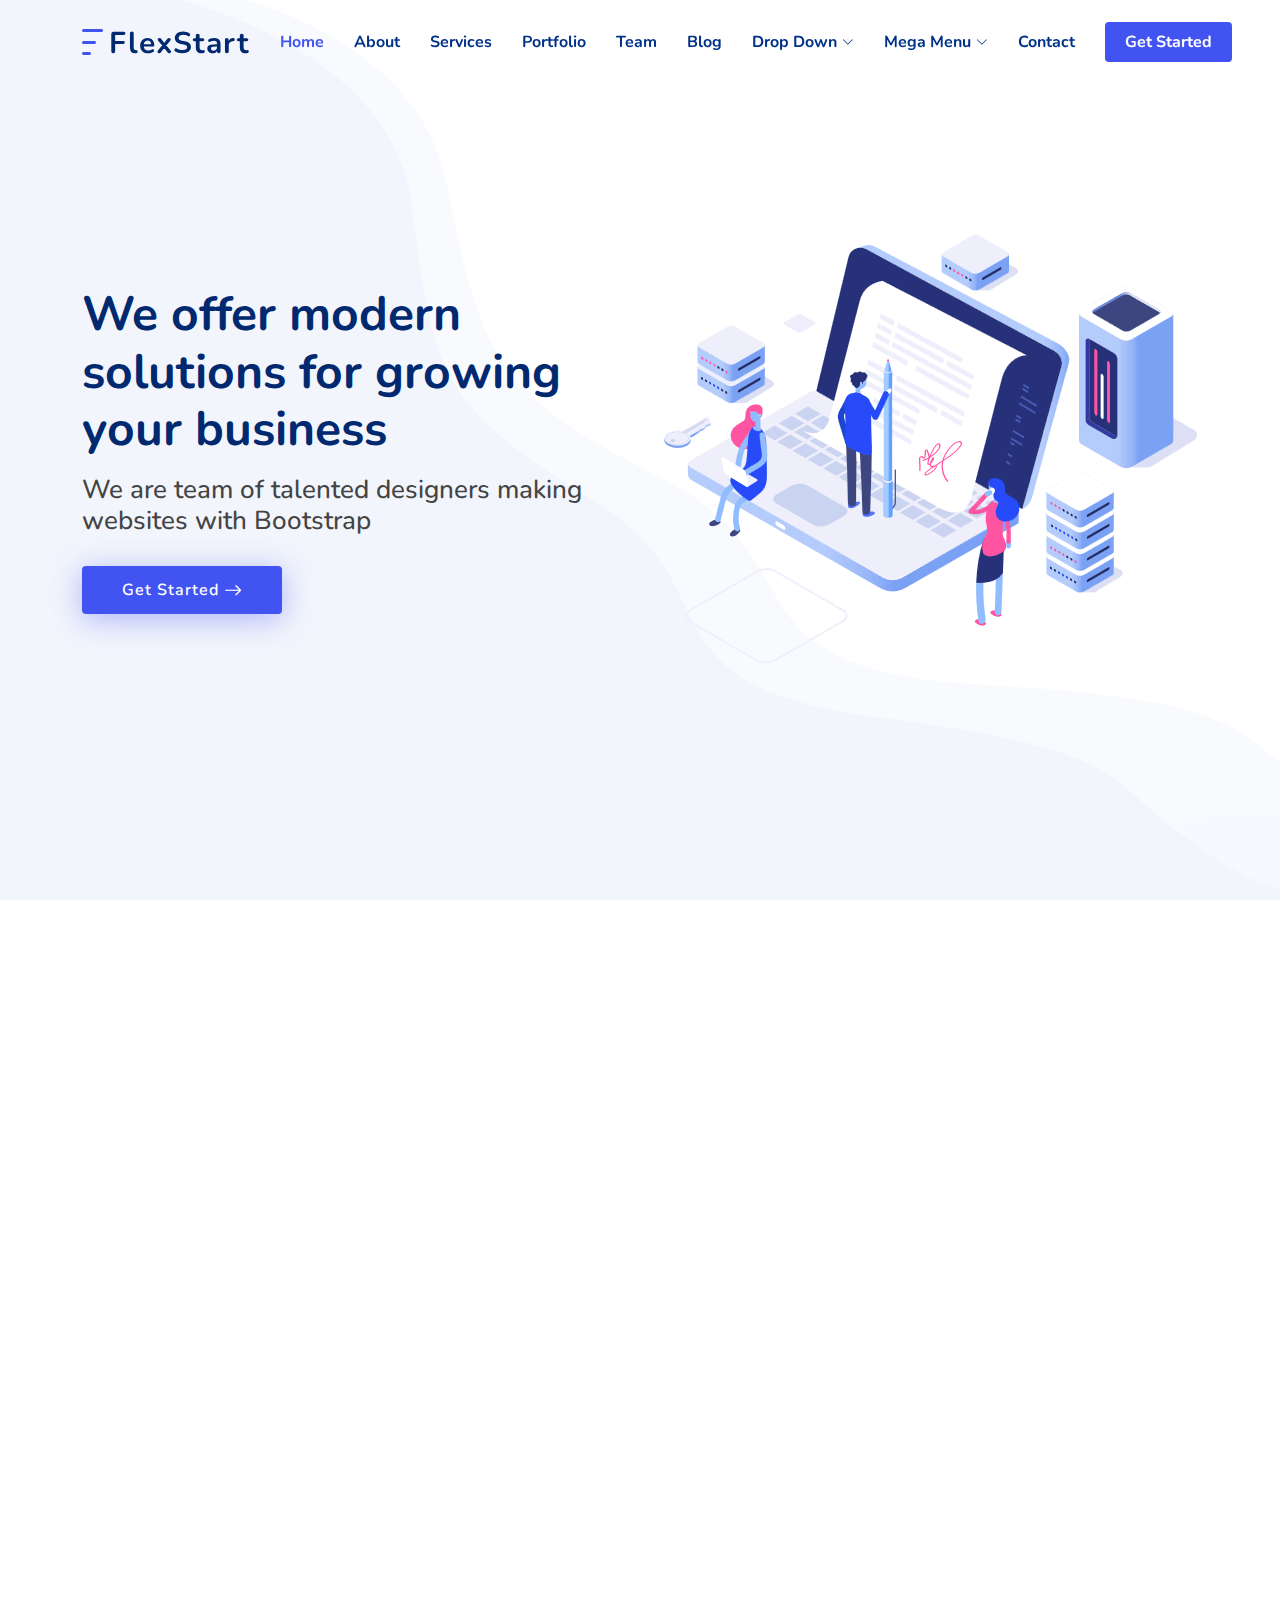
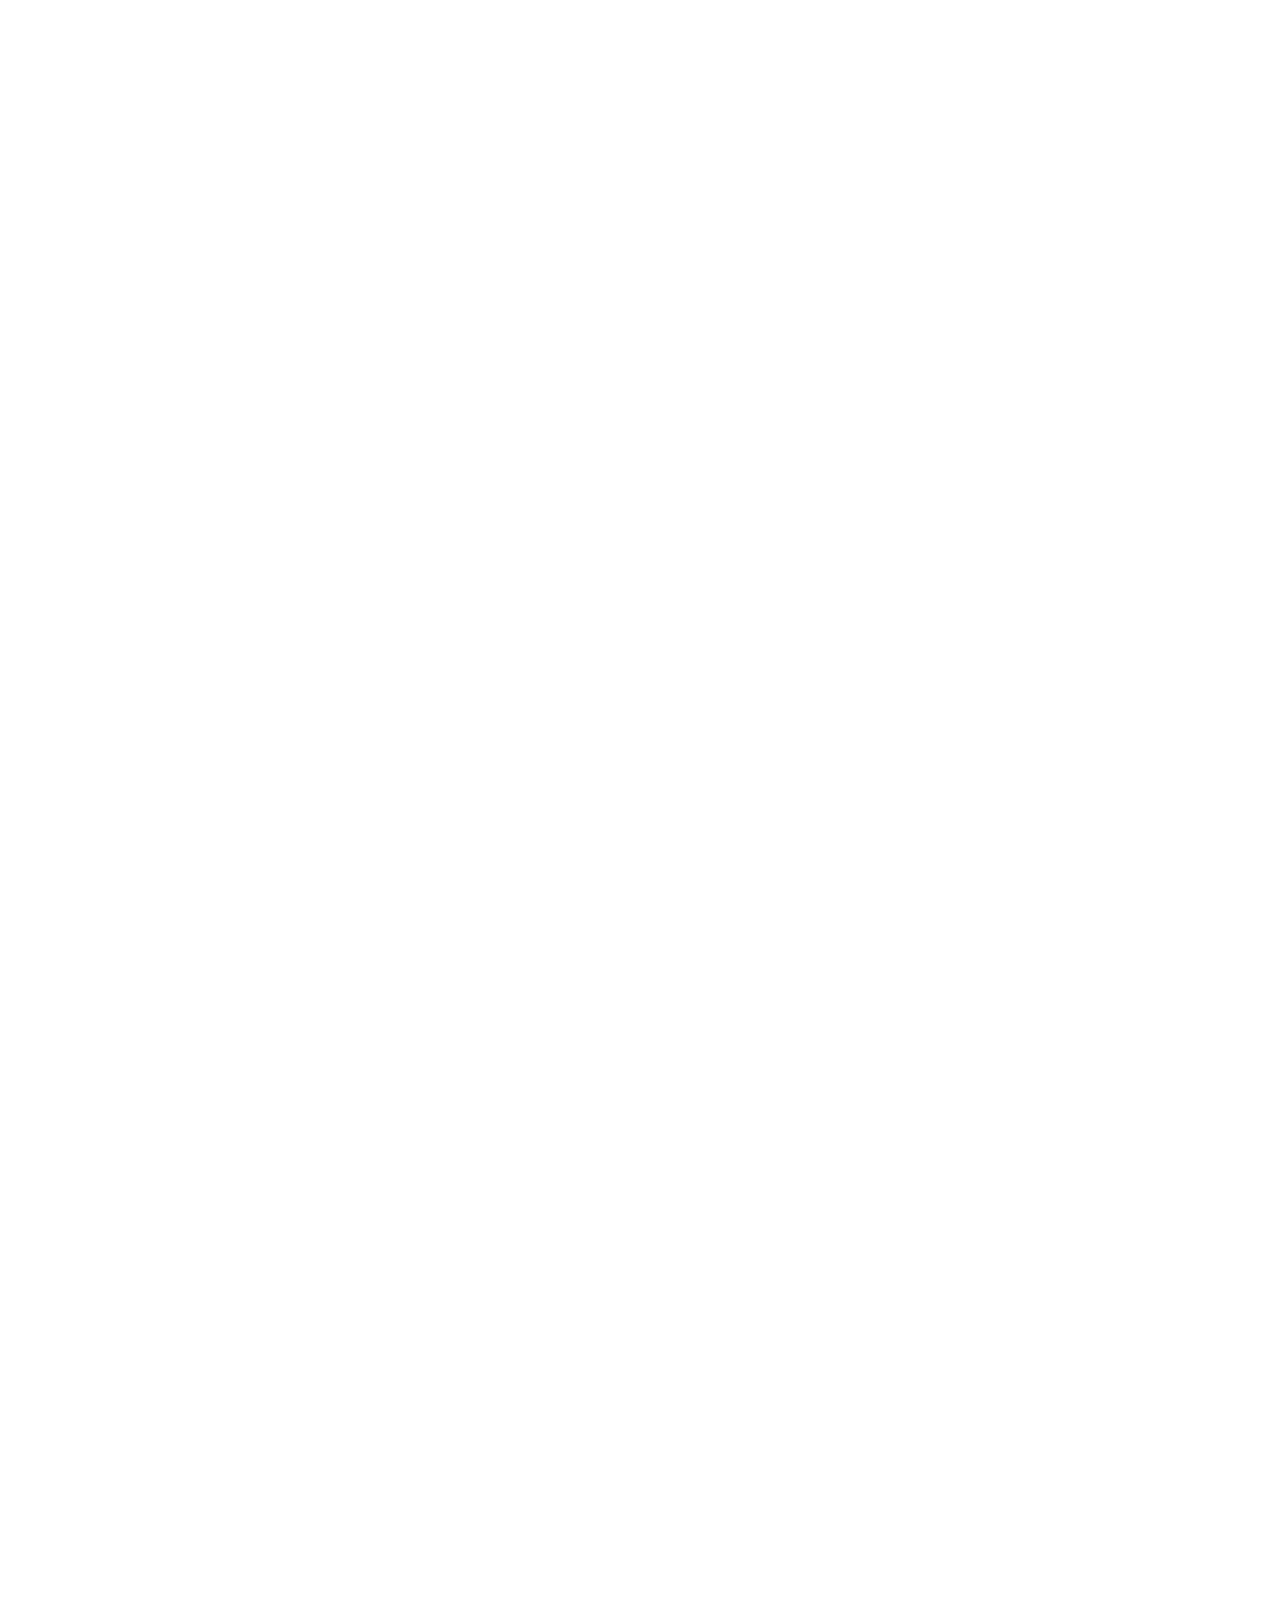
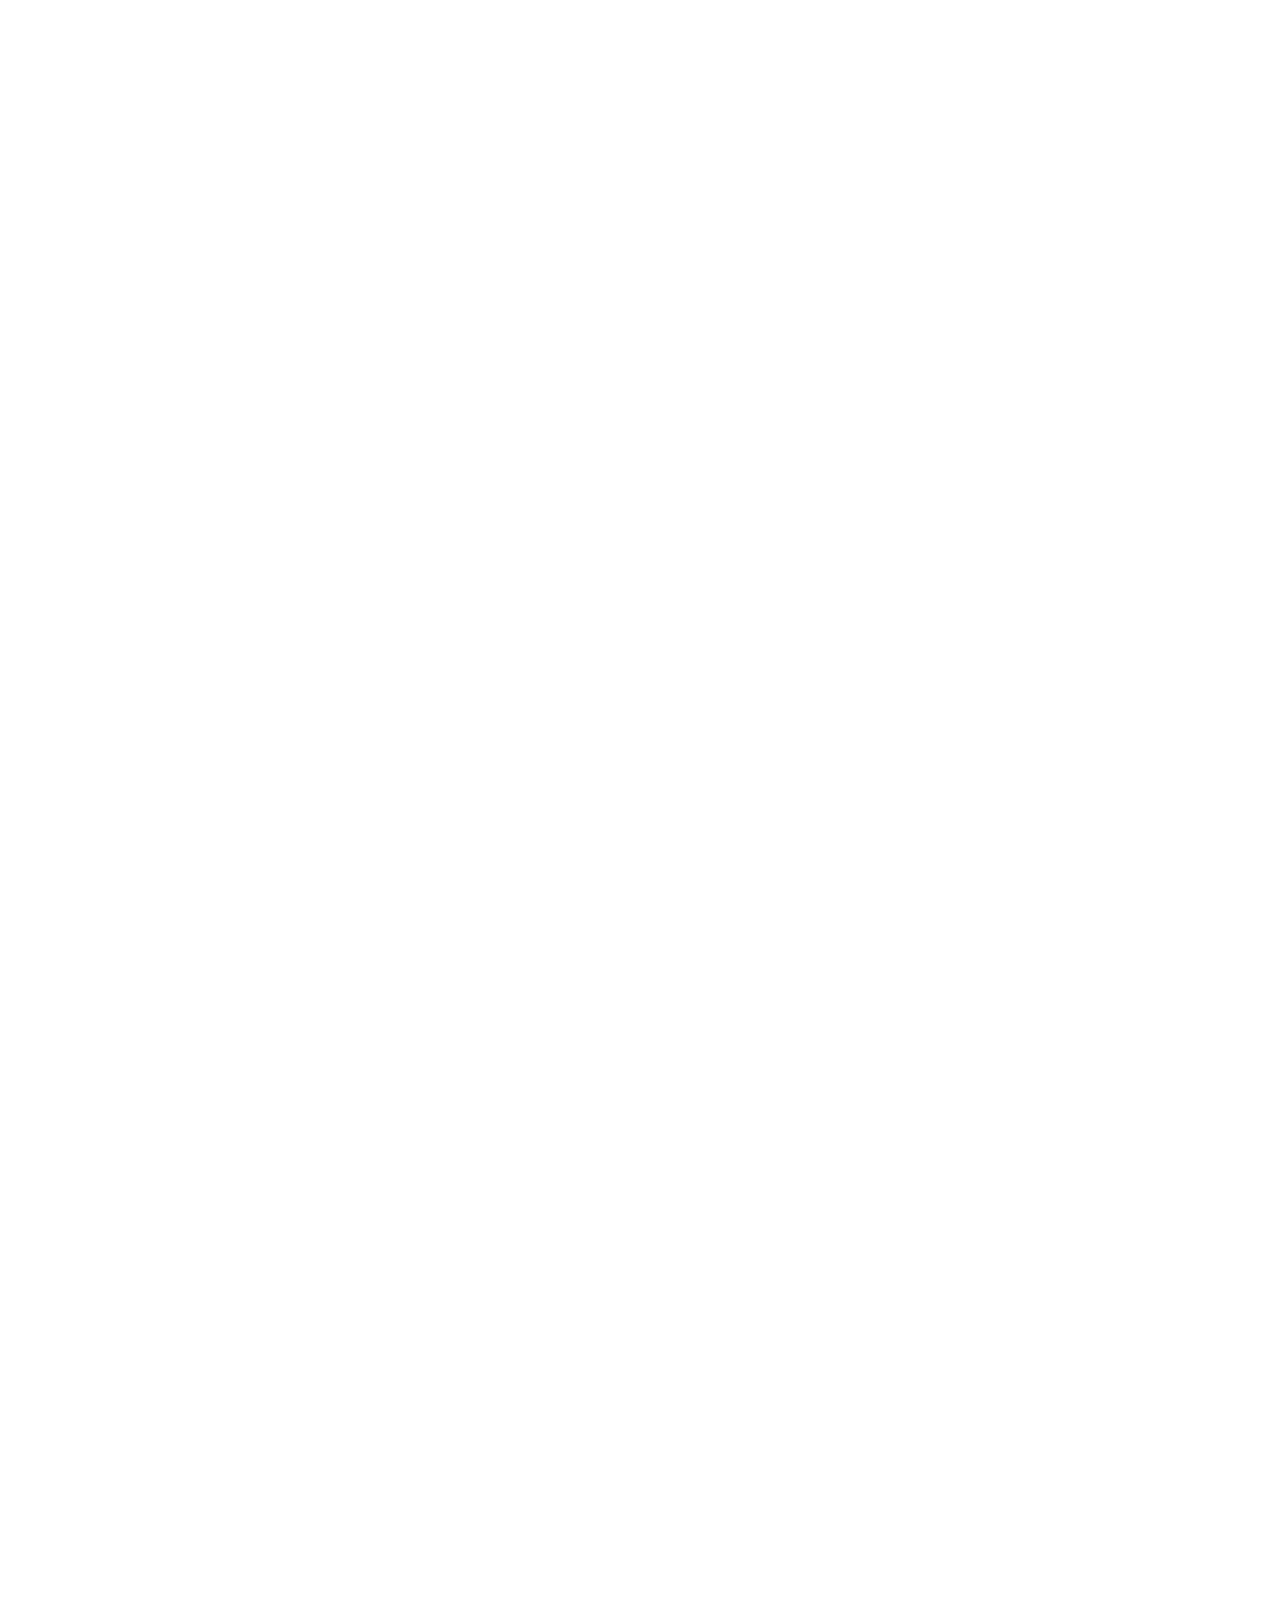
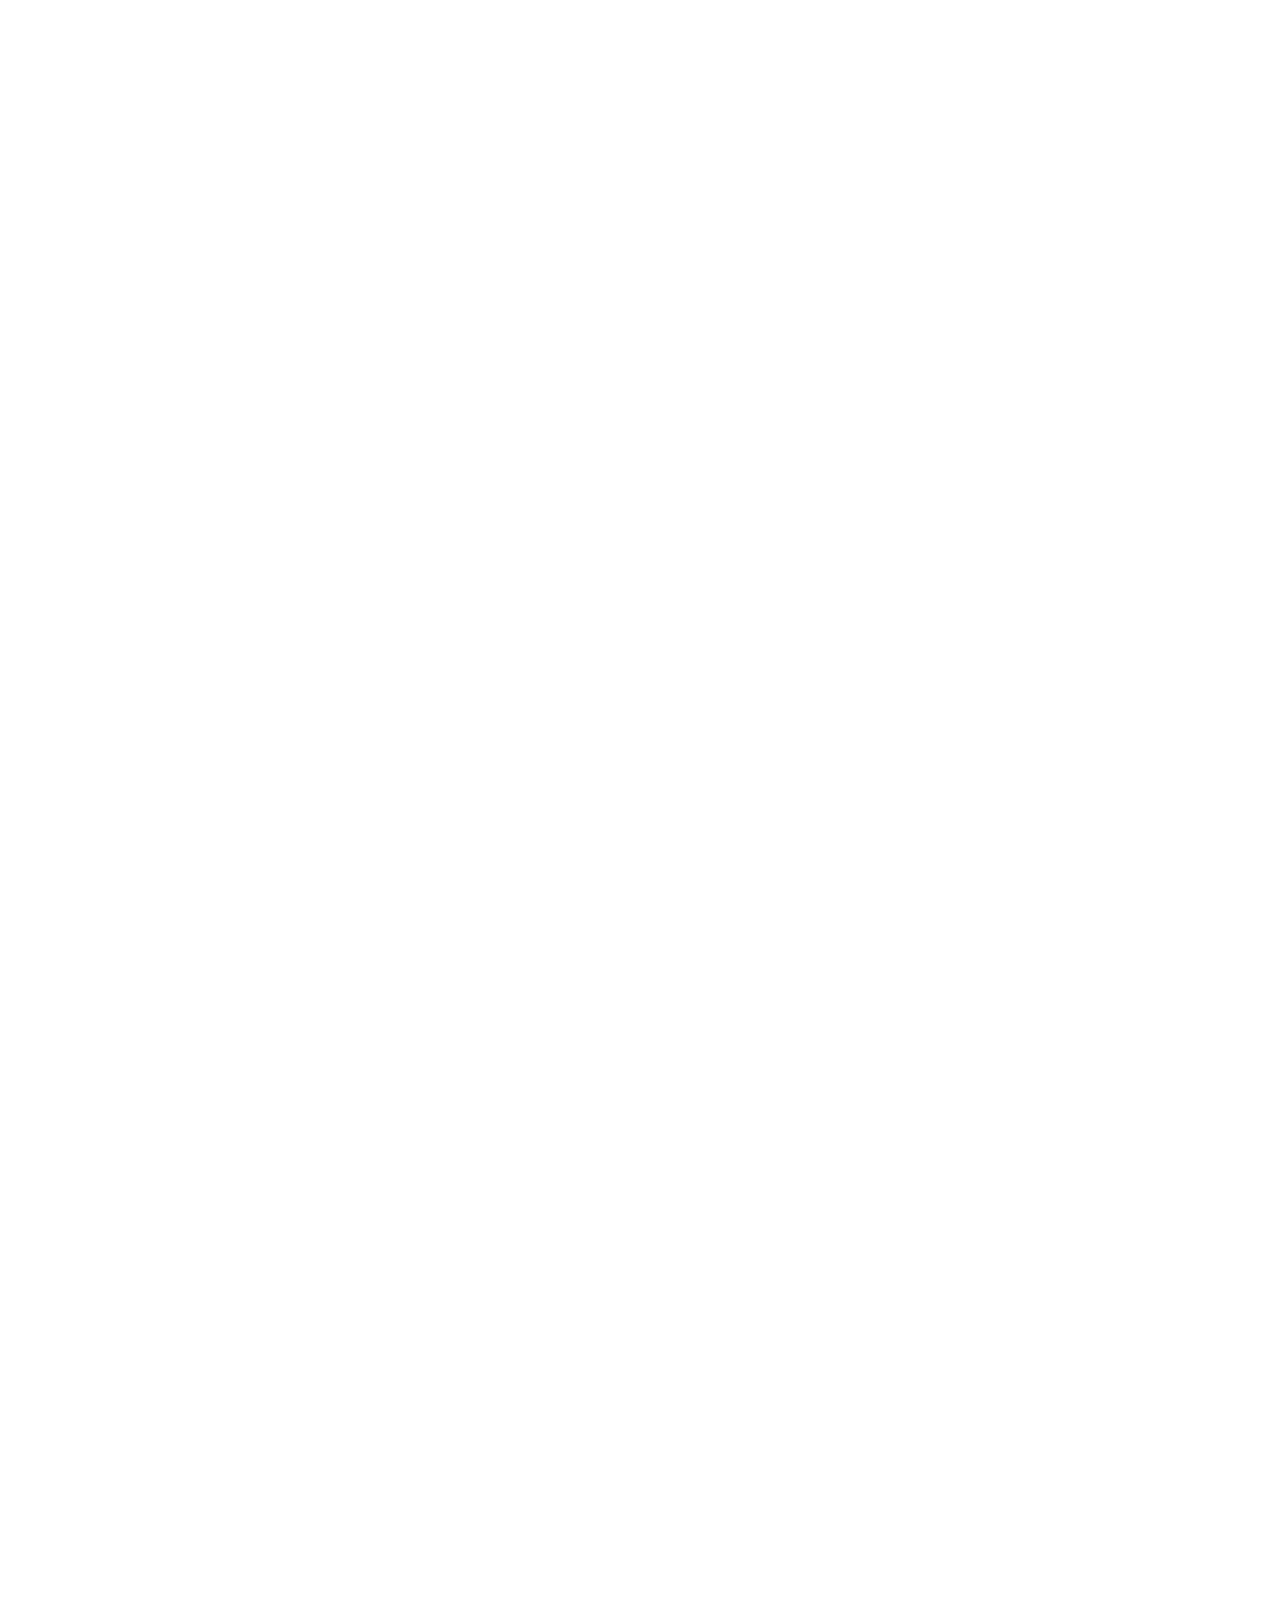
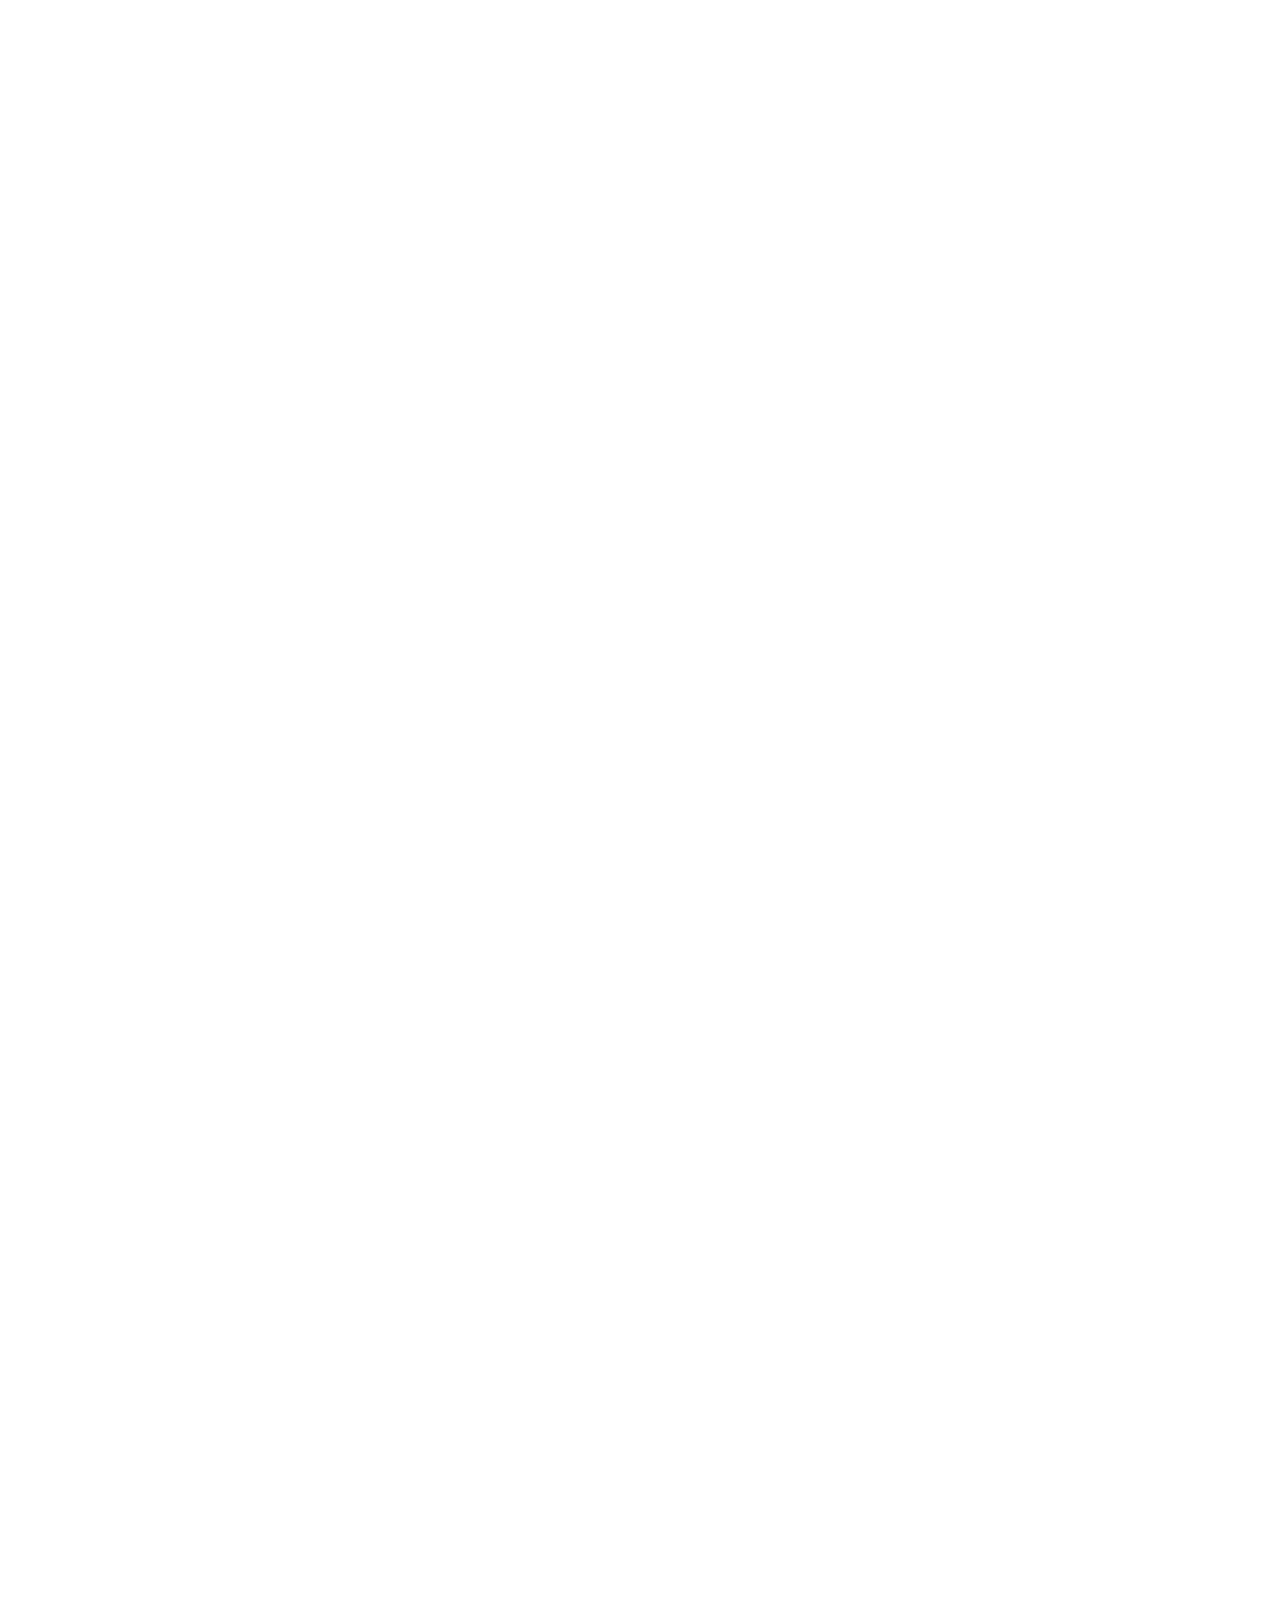
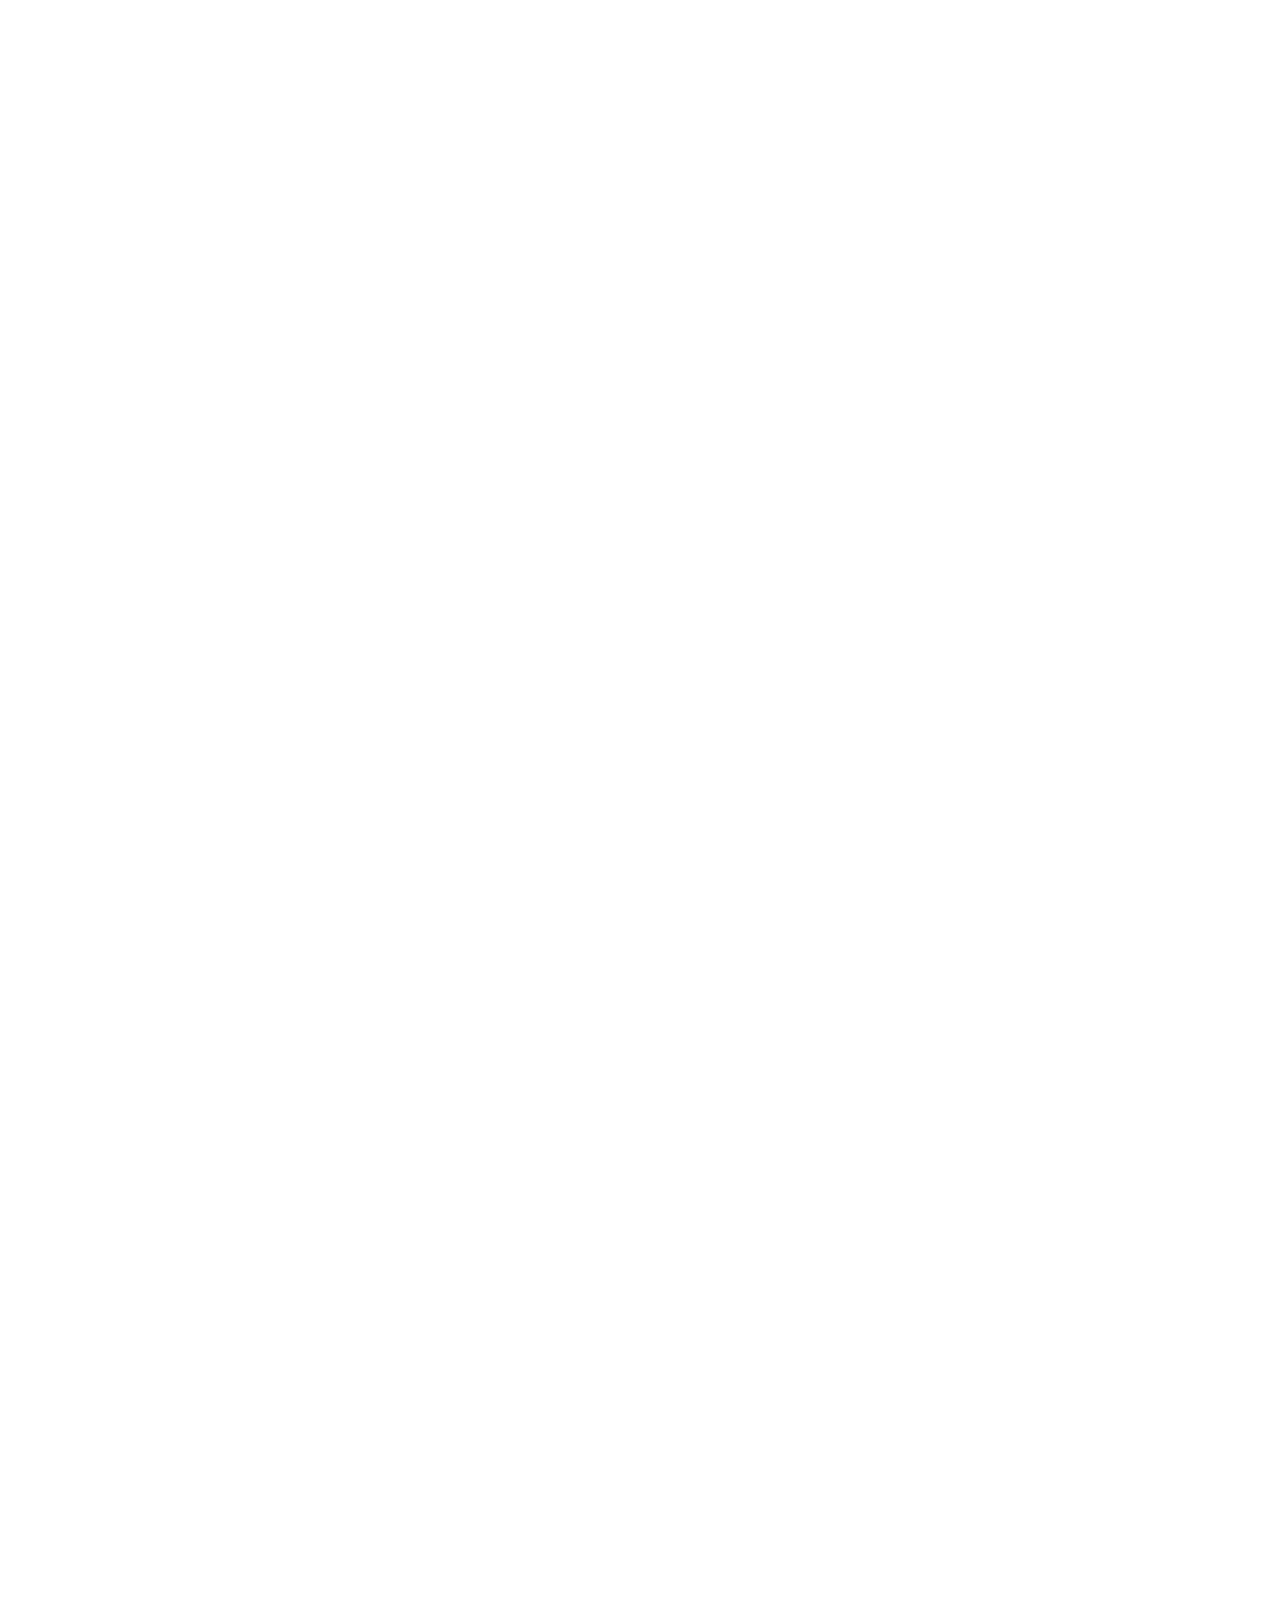
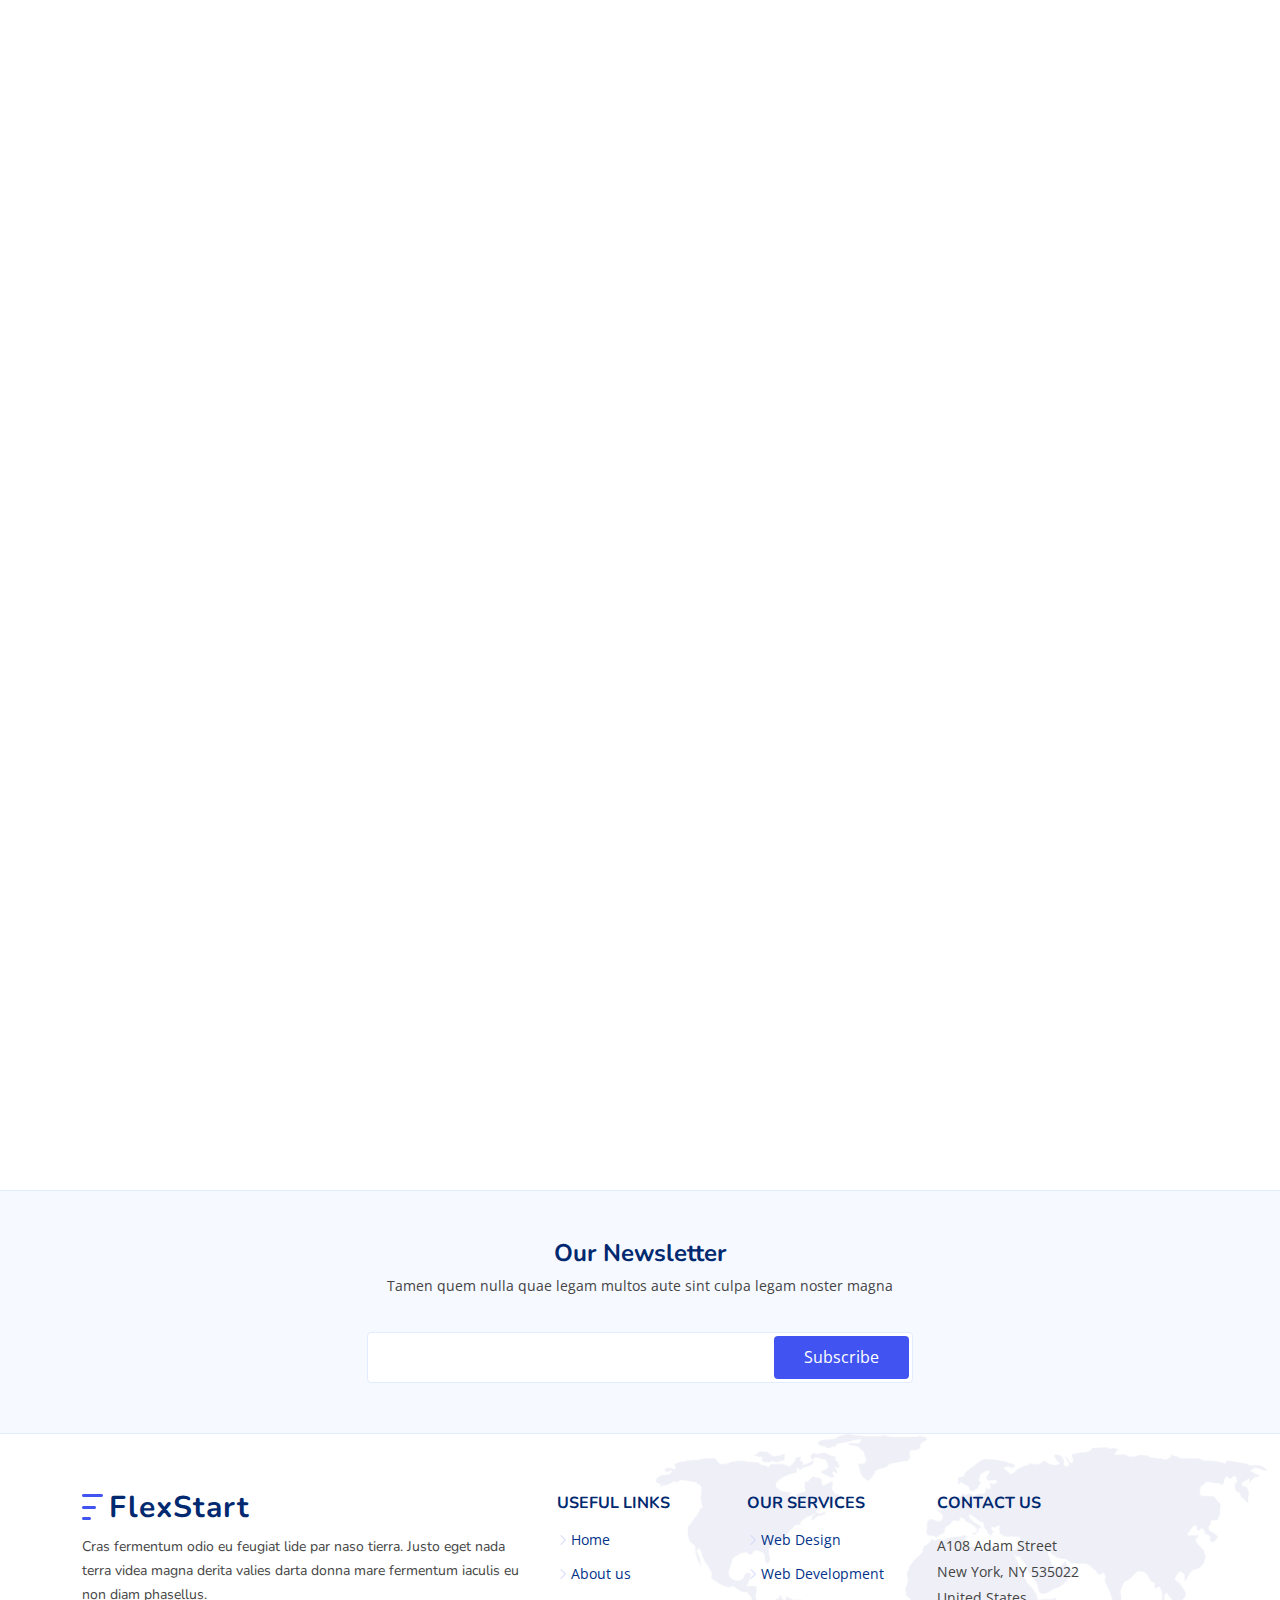
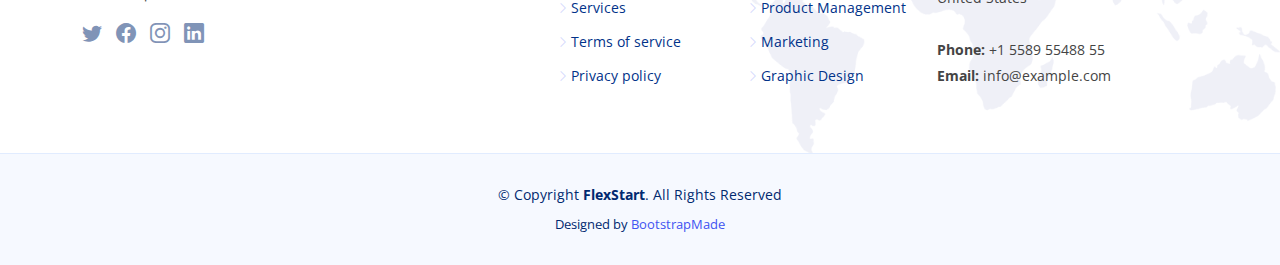
<file: FlexStart/index.html>
<!DOCTYPE html>
<html lang="en">

<head>
  <meta charset="utf-8">
  <meta content="width=device-width, initial-scale=1.0" name="viewport">

  <title>FlexStart Bootstrap Template - Index</title>
  <meta content="" name="description">
  <meta content="" name="keywords">

  <!-- Favicons -->
  <link href="assets/img/favicon.png" rel="icon">
  <link href="assets/img/apple-touch-icon.png" rel="apple-touch-icon">

  <!-- Google Fonts -->
  <link href="https://fonts.googleapis.com/css?family=Open+Sans:300,300i,400,400i,600,600i,700,700i|Nunito:300,300i,400,400i,600,600i,700,700i|Poppins:300,300i,400,400i,500,500i,600,600i,700,700i" rel="stylesheet">

  <!-- Vendor CSS Files -->
  <link href="assets/vendor/aos/aos.css" rel="stylesheet">
  <link href="assets/vendor/bootstrap/css/bootstrap.min.css" rel="stylesheet">
  <link href="assets/vendor/bootstrap-icons/bootstrap-icons.css" rel="stylesheet">
  <link href="assets/vendor/glightbox/css/glightbox.min.css" rel="stylesheet">
  <link href="assets/vendor/remixicon/remixicon.css" rel="stylesheet">
  <link href="assets/vendor/swiper/swiper-bundle.min.css" rel="stylesheet">

  <!-- Template Main CSS File -->
  <link href="assets/css/style.css" rel="stylesheet">

  <!-- =======================================================
  * Template Name: FlexStart
  * Updated: Jul 27 2023 with Bootstrap v5.3.1
  * Template URL: https://bootstrapmade.com/flexstart-bootstrap-startup-template/
  * Author: BootstrapMade.com
  * License: https://bootstrapmade.com/license/
  ======================================================== -->
</head>

<body>

  <!-- ======= Header ======= -->
  <header id="header" class="header fixed-top">
    <div class="container-fluid container-xl d-flex align-items-center justify-content-between">

      <a href="index.html" class="logo d-flex align-items-center">
        <img src="assets/img/logo.png" alt="">
        <span>FlexStart</span>
      </a>

      <nav id="navbar" class="navbar">
        <ul>
          <li><a class="nav-link scrollto active" href="#hero">Home</a></li>
          <li><a class="nav-link scrollto" href="#about">About</a></li>
          <li><a class="nav-link scrollto" href="#services">Services</a></li>
          <li><a class="nav-link scrollto" href="#portfolio">Portfolio</a></li>
          <li><a class="nav-link scrollto" href="#team">Team</a></li>
          <li><a href="blog.html">Blog</a></li>
          <li class="dropdown"><a href="#"><span>Drop Down</span> <i class="bi bi-chevron-down"></i></a>
            <ul>
              <li><a href="#">Drop Down 1</a></li>
              <li class="dropdown"><a href="#"><span>Deep Drop Down</span> <i class="bi bi-chevron-right"></i></a>
                <ul>
                  <li><a href="#">Deep Drop Down 1</a></li>
                  <li><a href="#">Deep Drop Down 2</a></li>
                  <li><a href="#">Deep Drop Down 3</a></li>
                  <li><a href="#">Deep Drop Down 4</a></li>
                  <li><a href="#">Deep Drop Down 5</a></li>
                </ul>
              </li>
              <li><a href="#">Drop Down 2</a></li>
              <li><a href="#">Drop Down 3</a></li>
              <li><a href="#">Drop Down 4</a></li>
            </ul>
          </li>

          <li class="dropdown megamenu"><a href="#"><span>Mega Menu</span> <i class="bi bi-chevron-down"></i></a>
            <ul>
              <li>
                <a href="#">Column 1 link 1</a>
                <a href="#">Column 1 link 2</a>
                <a href="#">Column 1 link 3</a>
              </li>
              <li>
                <a href="#">Column 2 link 1</a>
                <a href="#">Column 2 link 2</a>
                <a href="#">Column 3 link 3</a>
              </li>
              <li>
                <a href="#">Column 3 link 1</a>
                <a href="#">Column 3 link 2</a>
                <a href="#">Column 3 link 3</a>
              </li>
              <li>
                <a href="#">Column 4 link 1</a>
                <a href="#">Column 4 link 2</a>
                <a href="#">Column 4 link 3</a>
              </li>
            </ul>
          </li>

          <li><a class="nav-link scrollto" href="#contact">Contact</a></li>
          <li><a class="getstarted scrollto" href="#about">Get Started</a></li>
        </ul>
        <i class="bi bi-list mobile-nav-toggle"></i>
      </nav><!-- .navbar -->

    </div>
  </header><!-- End Header -->

  <!-- ======= Hero Section ======= -->
  <section id="hero" class="hero d-flex align-items-center">

    <div class="container">
      <div class="row">
        <div class="col-lg-6 d-flex flex-column justify-content-center">
          <h1 data-aos="fade-up">We offer modern solutions for growing your business</h1>
          <h2 data-aos="fade-up" data-aos-delay="400">We are team of talented designers making websites with Bootstrap</h2>
          <div data-aos="fade-up" data-aos-delay="600">
            <div class="text-center text-lg-start">
              <a href="#about" class="btn-get-started scrollto d-inline-flex align-items-center justify-content-center align-self-center">
                <span>Get Started</span>
                <i class="bi bi-arrow-right"></i>
              </a>
            </div>
          </div>
        </div>
        <div class="col-lg-6 hero-img" data-aos="zoom-out" data-aos-delay="200">
          <img src="assets/img/hero-img.png" class="img-fluid" alt="">
        </div>
      </div>
    </div>

  </section><!-- End Hero -->

  <main id="main">
    <!-- ======= About Section ======= -->
    <section id="about" class="about">

      <div class="container" data-aos="fade-up">
        <div class="row gx-0">

          <div class="col-lg-6 d-flex flex-column justify-content-center" data-aos="fade-up" data-aos-delay="200">
            <div class="content">
              <h3>Who We Are</h3>
              <h2>Expedita voluptas omnis cupiditate totam eveniet nobis sint iste. Dolores est repellat corrupti reprehenderit.</h2>
              <p>
                Quisquam vel ut sint cum eos hic dolores aperiam. Sed deserunt et. Inventore et et dolor consequatur itaque ut voluptate sed et. Magnam nam ipsum tenetur suscipit voluptatum nam et est corrupti.
              </p>
              <div class="text-center text-lg-start">
                <a href="#" class="btn-read-more d-inline-flex align-items-center justify-content-center align-self-center">
                  <span>Read More</span>
                  <i class="bi bi-arrow-right"></i>
                </a>
              </div>
            </div>
          </div>

          <div class="col-lg-6 d-flex align-items-center" data-aos="zoom-out" data-aos-delay="200">
            <img src="assets/img/about.jpg" class="img-fluid" alt="">
          </div>

        </div>
      </div>

    </section><!-- End About Section -->

    <!-- ======= Values Section ======= -->
    <section id="values" class="values">

      <div class="container" data-aos="fade-up">

        <header class="section-header">
          <h2>Our Values</h2>
          <p>Odit est perspiciatis laborum et dicta</p>
        </header>

        <div class="row">

          <div class="col-lg-4" data-aos="fade-up" data-aos-delay="200">
            <div class="box">
              <img src="assets/img/values-1.png" class="img-fluid" alt="">
              <h3>Ad cupiditate sed est odio</h3>
              <p>Eum ad dolor et. Autem aut fugiat debitis voluptatem consequuntur sit. Et veritatis id.</p>
            </div>
          </div>

          <div class="col-lg-4 mt-4 mt-lg-0" data-aos="fade-up" data-aos-delay="400">
            <div class="box">
              <img src="assets/img/values-2.png" class="img-fluid" alt="">
              <h3>Voluptatem voluptatum alias</h3>
              <p>Repudiandae amet nihil natus in distinctio suscipit id. Doloremque ducimus ea sit non.</p>
            </div>
          </div>

          <div class="col-lg-4 mt-4 mt-lg-0" data-aos="fade-up" data-aos-delay="600">
            <div class="box">
              <img src="assets/img/values-3.png" class="img-fluid" alt="">
              <h3>Fugit cupiditate alias nobis.</h3>
              <p>Quam rem vitae est autem molestias explicabo debitis sint. Vero aliquid quidem commodi.</p>
            </div>
          </div>

        </div>

      </div>

    </section><!-- End Values Section -->

    <!-- ======= Counts Section ======= -->
    <section id="counts" class="counts">
      <div class="container" data-aos="fade-up">

        <div class="row gy-4">

          <div class="col-lg-3 col-md-6">
            <div class="count-box">
              <i class="bi bi-emoji-smile"></i>
              <div>
                <span data-purecounter-start="0" data-purecounter-end="232" data-purecounter-duration="1" class="purecounter"></span>
                <p>Happy Clients</p>
              </div>
            </div>
          </div>

          <div class="col-lg-3 col-md-6">
            <div class="count-box">
              <i class="bi bi-journal-richtext" style="color: #ee6c20;"></i>
              <div>
                <span data-purecounter-start="0" data-purecounter-end="521" data-purecounter-duration="1" class="purecounter"></span>
                <p>Projects</p>
              </div>
            </div>
          </div>

          <div class="col-lg-3 col-md-6">
            <div class="count-box">
              <i class="bi bi-headset" style="color: #15be56;"></i>
              <div>
                <span data-purecounter-start="0" data-purecounter-end="1463" data-purecounter-duration="1" class="purecounter"></span>
                <p>Hours Of Support</p>
              </div>
            </div>
          </div>

          <div class="col-lg-3 col-md-6">
            <div class="count-box">
              <i class="bi bi-people" style="color: #bb0852;"></i>
              <div>
                <span data-purecounter-start="0" data-purecounter-end="15" data-purecounter-duration="1" class="purecounter"></span>
                <p>Hard Workers</p>
              </div>
            </div>
          </div>

        </div>

      </div>
    </section><!-- End Counts Section -->

    <!-- ======= Features Section ======= -->
    <section id="features" class="features">

      <div class="container" data-aos="fade-up">

        <header class="section-header">
          <h2>Features</h2>
          <p>Laboriosam et omnis fuga quis dolor direda fara</p>
        </header>

        <div class="row">

          <div class="col-lg-6">
            <img src="assets/img/features.png" class="img-fluid" alt="">
          </div>

          <div class="col-lg-6 mt-5 mt-lg-0 d-flex">
            <div class="row align-self-center gy-4">

              <div class="col-md-6" data-aos="zoom-out" data-aos-delay="200">
                <div class="feature-box d-flex align-items-center">
                  <i class="bi bi-check"></i>
                  <h3>Eos aspernatur rem</h3>
                </div>
              </div>

              <div class="col-md-6" data-aos="zoom-out" data-aos-delay="300">
                <div class="feature-box d-flex align-items-center">
                  <i class="bi bi-check"></i>
                  <h3>Facilis neque ipsa</h3>
                </div>
              </div>

              <div class="col-md-6" data-aos="zoom-out" data-aos-delay="400">
                <div class="feature-box d-flex align-items-center">
                  <i class="bi bi-check"></i>
                  <h3>Volup amet voluptas</h3>
                </div>
              </div>

              <div class="col-md-6" data-aos="zoom-out" data-aos-delay="500">
                <div class="feature-box d-flex align-items-center">
                  <i class="bi bi-check"></i>
                  <h3>Rerum omnis sint</h3>
                </div>
              </div>

              <div class="col-md-6" data-aos="zoom-out" data-aos-delay="600">
                <div class="feature-box d-flex align-items-center">
                  <i class="bi bi-check"></i>
                  <h3>Alias possimus</h3>
                </div>
              </div>

              <div class="col-md-6" data-aos="zoom-out" data-aos-delay="700">
                <div class="feature-box d-flex align-items-center">
                  <i class="bi bi-check"></i>
                  <h3>Repellendus mollitia</h3>
                </div>
              </div>

            </div>
          </div>

        </div> <!-- / row -->

        <!-- Feature Tabs -->
        <div class="row feture-tabs" data-aos="fade-up">
          <div class="col-lg-6">
            <h3>Neque officiis dolore maiores et exercitationem quae est seda lidera pat claero</h3>

            <!-- Tabs -->
            <ul class="nav nav-pills mb-3">
              <li>
                <a class="nav-link active" data-bs-toggle="pill" href="#tab1">Saepe fuga</a>
              </li>
              <li>
                <a class="nav-link" data-bs-toggle="pill" href="#tab2">Voluptates</a>
              </li>
              <li>
                <a class="nav-link" data-bs-toggle="pill" href="#tab3">Corrupti</a>
              </li>
            </ul><!-- End Tabs -->

            <!-- Tab Content -->
            <div class="tab-content">

              <div class="tab-pane fade show active" id="tab1">
                <p>Consequuntur inventore voluptates consequatur aut vel et. Eos doloribus expedita. Sapiente atque consequatur minima nihil quae aspernatur quo suscipit voluptatem.</p>
                <div class="d-flex align-items-center mb-2">
                  <i class="bi bi-check2"></i>
                  <h4>Repudiandae rerum velit modi et officia quasi facilis</h4>
                </div>
                <p>Laborum omnis voluptates voluptas qui sit aliquam blanditiis. Sapiente minima commodi dolorum non eveniet magni quaerat nemo et.</p>
                <div class="d-flex align-items-center mb-2">
                  <i class="bi bi-check2"></i>
                  <h4>Incidunt non veritatis illum ea ut nisi</h4>
                </div>
                <p>Non quod totam minus repellendus autem sint velit. Rerum debitis facere soluta tenetur. Iure molestiae assumenda sunt qui inventore eligendi voluptates nisi at. Dolorem quo tempora. Quia et perferendis.</p>
              </div><!-- End Tab 1 Content -->

              <div class="tab-pane fade show" id="tab2">
                <p>Consequuntur inventore voluptates consequatur aut vel et. Eos doloribus expedita. Sapiente atque consequatur minima nihil quae aspernatur quo suscipit voluptatem.</p>
                <div class="d-flex align-items-center mb-2">
                  <i class="bi bi-check2"></i>
                  <h4>Repudiandae rerum velit modi et officia quasi facilis</h4>
                </div>
                <p>Laborum omnis voluptates voluptas qui sit aliquam blanditiis. Sapiente minima commodi dolorum non eveniet magni quaerat nemo et.</p>
                <div class="d-flex align-items-center mb-2">
                  <i class="bi bi-check2"></i>
                  <h4>Incidunt non veritatis illum ea ut nisi</h4>
                </div>
                <p>Non quod totam minus repellendus autem sint velit. Rerum debitis facere soluta tenetur. Iure molestiae assumenda sunt qui inventore eligendi voluptates nisi at. Dolorem quo tempora. Quia et perferendis.</p>
              </div><!-- End Tab 2 Content -->

              <div class="tab-pane fade show" id="tab3">
                <p>Consequuntur inventore voluptates consequatur aut vel et. Eos doloribus expedita. Sapiente atque consequatur minima nihil quae aspernatur quo suscipit voluptatem.</p>
                <div class="d-flex align-items-center mb-2">
                  <i class="bi bi-check2"></i>
                  <h4>Repudiandae rerum velit modi et officia quasi facilis</h4>
                </div>
                <p>Laborum omnis voluptates voluptas qui sit aliquam blanditiis. Sapiente minima commodi dolorum non eveniet magni quaerat nemo et.</p>
                <div class="d-flex align-items-center mb-2">
                  <i class="bi bi-check2"></i>
                  <h4>Incidunt non veritatis illum ea ut nisi</h4>
                </div>
                <p>Non quod totam minus repellendus autem sint velit. Rerum debitis facere soluta tenetur. Iure molestiae assumenda sunt qui inventore eligendi voluptates nisi at. Dolorem quo tempora. Quia et perferendis.</p>
              </div><!-- End Tab 3 Content -->

            </div>

          </div>

          <div class="col-lg-6">
            <img src="assets/img/features-2.png" class="img-fluid" alt="">
          </div>

        </div><!-- End Feature Tabs -->

        <!-- Feature Icons -->
        <div class="row feature-icons" data-aos="fade-up">
          <h3>Ratione mollitia eos ab laudantium rerum beatae quo</h3>

          <div class="row">

            <div class="col-xl-4 text-center" data-aos="fade-right" data-aos-delay="100">
              <img src="assets/img/features-3.png" class="img-fluid p-4" alt="">
            </div>

            <div class="col-xl-8 d-flex content">
              <div class="row align-self-center gy-4">

                <div class="col-md-6 icon-box" data-aos="fade-up">
                  <i class="ri-line-chart-line"></i>
                  <div>
                    <h4>Corporis voluptates sit</h4>
                    <p>Consequuntur sunt aut quasi enim aliquam quae harum pariatur laboris nisi ut aliquip</p>
                  </div>
                </div>

                <div class="col-md-6 icon-box" data-aos="fade-up" data-aos-delay="100">
                  <i class="ri-stack-line"></i>
                  <div>
                    <h4>Ullamco laboris nisi</h4>
                    <p>Excepteur sint occaecat cupidatat non proident, sunt in culpa qui officia deserunt</p>
                  </div>
                </div>

                <div class="col-md-6 icon-box" data-aos="fade-up" data-aos-delay="200">
                  <i class="ri-brush-4-line"></i>
                  <div>
                    <h4>Labore consequatur</h4>
                    <p>Aut suscipit aut cum nemo deleniti aut omnis. Doloribus ut maiores omnis facere</p>
                  </div>
                </div>

                <div class="col-md-6 icon-box" data-aos="fade-up" data-aos-delay="300">
                  <i class="ri-magic-line"></i>
                  <div>
                    <h4>Beatae veritatis</h4>
                    <p>Expedita veritatis consequuntur nihil tempore laudantium vitae denat pacta</p>
                  </div>
                </div>

                <div class="col-md-6 icon-box" data-aos="fade-up" data-aos-delay="400">
                  <i class="ri-command-line"></i>
                  <div>
                    <h4>Molestiae dolor</h4>
                    <p>Et fuga et deserunt et enim. Dolorem architecto ratione tensa raptor marte</p>
                  </div>
                </div>

                <div class="col-md-6 icon-box" data-aos="fade-up" data-aos-delay="500">
                  <i class="ri-radar-line"></i>
                  <div>
                    <h4>Explicabo consectetur</h4>
                    <p>Est autem dicta beatae suscipit. Sint veritatis et sit quasi ab aut inventore</p>
                  </div>
                </div>

              </div>
            </div>

          </div>

        </div><!-- End Feature Icons -->

      </div>

    </section><!-- End Features Section -->

    <!-- ======= Services Section ======= -->
    <section id="services" class="services">

      <div class="container" data-aos="fade-up">

        <header class="section-header">
          <h2>Services</h2>
          <p>Veritatis et dolores facere numquam et praesentium</p>
        </header>

        <div class="row gy-4">

          <div class="col-lg-4 col-md-6" data-aos="fade-up" data-aos-delay="200">
            <div class="service-box blue">
              <i class="ri-discuss-line icon"></i>
              <h3>Nesciunt Mete</h3>
              <p>Provident nihil minus qui consequatur non omnis maiores. Eos accusantium minus dolores iure perferendis tempore et consequatur.</p>
              <a href="#" class="read-more"><span>Read More</span> <i class="bi bi-arrow-right"></i></a>
            </div>
          </div>

          <div class="col-lg-4 col-md-6" data-aos="fade-up" data-aos-delay="300">
            <div class="service-box orange">
              <i class="ri-discuss-line icon"></i>
              <h3>Eosle Commodi</h3>
              <p>Ut autem aut autem non a. Sint sint sit facilis nam iusto sint. Libero corrupti neque eum hic non ut nesciunt dolorem.</p>
              <a href="#" class="read-more"><span>Read More</span> <i class="bi bi-arrow-right"></i></a>
            </div>
          </div>

          <div class="col-lg-4 col-md-6" data-aos="fade-up" data-aos-delay="400">
            <div class="service-box green">
              <i class="ri-discuss-line icon"></i>
              <h3>Ledo Markt</h3>
              <p>Ut excepturi voluptatem nisi sed. Quidem fuga consequatur. Minus ea aut. Vel qui id voluptas adipisci eos earum corrupti.</p>
              <a href="#" class="read-more"><span>Read More</span> <i class="bi bi-arrow-right"></i></a>
            </div>
          </div>

          <div class="col-lg-4 col-md-6" data-aos="fade-up" data-aos-delay="500">
            <div class="service-box red">
              <i class="ri-discuss-line icon"></i>
              <h3>Asperiores Commodi</h3>
              <p>Non et temporibus minus omnis sed dolor esse consequatur. Cupiditate sed error ea fuga sit provident adipisci neque.</p>
              <a href="#" class="read-more"><span>Read More</span> <i class="bi bi-arrow-right"></i></a>
            </div>
          </div>

          <div class="col-lg-4 col-md-6" data-aos="fade-up" data-aos-delay="600">
            <div class="service-box purple">
              <i class="ri-discuss-line icon"></i>
              <h3>Velit Doloremque.</h3>
              <p>Cumque et suscipit saepe. Est maiores autem enim facilis ut aut ipsam corporis aut. Sed animi at autem alias eius labore.</p>
              <a href="#" class="read-more"><span>Read More</span> <i class="bi bi-arrow-right"></i></a>
            </div>
          </div>

          <div class="col-lg-4 col-md-6" data-aos="fade-up" data-aos-delay="700">
            <div class="service-box pink">
              <i class="ri-discuss-line icon"></i>
              <h3>Dolori Architecto</h3>
              <p>Hic molestias ea quibusdam eos. Fugiat enim doloremque aut neque non et debitis iure. Corrupti recusandae ducimus enim.</p>
              <a href="#" class="read-more"><span>Read More</span> <i class="bi bi-arrow-right"></i></a>
            </div>
          </div>

        </div>

      </div>

    </section><!-- End Services Section -->

    <!-- ======= Pricing Section ======= -->
    <section id="pricing" class="pricing">

      <div class="container" data-aos="fade-up">

        <header class="section-header">
          <h2>Pricing</h2>
          <p>Check our Pricing</p>
        </header>

        <div class="row gy-4" data-aos="fade-left">

          <div class="col-lg-3 col-md-6" data-aos="zoom-in" data-aos-delay="100">
            <div class="box">
              <h3 style="color: #07d5c0;">Free Plan</h3>
              <div class="price"><sup>$</sup>0<span> / mo</span></div>
              <img src="assets/img/pricing-free.png" class="img-fluid" alt="">
              <ul>
                <li>Aida dere</li>
                <li>Nec feugiat nisl</li>
                <li>Nulla at volutpat dola</li>
                <li class="na">Pharetra massa</li>
                <li class="na">Massa ultricies mi</li>
              </ul>
              <a href="#" class="btn-buy">Buy Now</a>
            </div>
          </div>

          <div class="col-lg-3 col-md-6" data-aos="zoom-in" data-aos-delay="200">
            <div class="box">
              <span class="featured">Featured</span>
              <h3 style="color: #65c600;">Starter Plan</h3>
              <div class="price"><sup>$</sup>19<span> / mo</span></div>
              <img src="assets/img/pricing-starter.png" class="img-fluid" alt="">
              <ul>
                <li>Aida dere</li>
                <li>Nec feugiat nisl</li>
                <li>Nulla at volutpat dola</li>
                <li>Pharetra massa</li>
                <li class="na">Massa ultricies mi</li>
              </ul>
              <a href="#" class="btn-buy">Buy Now</a>
            </div>
          </div>

          <div class="col-lg-3 col-md-6" data-aos="zoom-in" data-aos-delay="300">
            <div class="box">
              <h3 style="color: #ff901c;">Business Plan</h3>
              <div class="price"><sup>$</sup>29<span> / mo</span></div>
              <img src="assets/img/pricing-business.png" class="img-fluid" alt="">
              <ul>
                <li>Aida dere</li>
                <li>Nec feugiat nisl</li>
                <li>Nulla at volutpat dola</li>
                <li>Pharetra massa</li>
                <li>Massa ultricies mi</li>
              </ul>
              <a href="#" class="btn-buy">Buy Now</a>
            </div>
          </div>

          <div class="col-lg-3 col-md-6" data-aos="zoom-in" data-aos-delay="400">
            <div class="box">
              <h3 style="color: #ff0071;">Ultimate Plan</h3>
              <div class="price"><sup>$</sup>49<span> / mo</span></div>
              <img src="assets/img/pricing-ultimate.png" class="img-fluid" alt="">
              <ul>
                <li>Aida dere</li>
                <li>Nec feugiat nisl</li>
                <li>Nulla at volutpat dola</li>
                <li>Pharetra massa</li>
                <li>Massa ultricies mi</li>
              </ul>
              <a href="#" class="btn-buy">Buy Now</a>
            </div>
          </div>

        </div>

      </div>

    </section><!-- End Pricing Section -->

    <!-- ======= F.A.Q Section ======= -->
    <section id="faq" class="faq">

      <div class="container" data-aos="fade-up">

        <header class="section-header">
          <h2>F.A.Q</h2>
          <p>Frequently Asked Questions</p>
        </header>

        <div class="row">
          <div class="col-lg-6">
            <!-- F.A.Q List 1-->
            <div class="accordion accordion-flush" id="faqlist1">
              <div class="accordion-item">
                <h2 class="accordion-header">
                  <button class="accordion-button collapsed" type="button" data-bs-toggle="collapse" data-bs-target="#faq-content-1">
                    Non consectetur a erat nam at lectus urna duis?
                  </button>
                </h2>
                <div id="faq-content-1" class="accordion-collapse collapse" data-bs-parent="#faqlist1">
                  <div class="accordion-body">
                    Feugiat pretium nibh ipsum consequat. Tempus iaculis urna id volutpat lacus laoreet non curabitur gravida. Venenatis lectus magna fringilla urna porttitor rhoncus dolor purus non.
                  </div>
                </div>
              </div>

              <div class="accordion-item">
                <h2 class="accordion-header">
                  <button class="accordion-button collapsed" type="button" data-bs-toggle="collapse" data-bs-target="#faq-content-2">
                    Feugiat scelerisque varius morbi enim nunc faucibus a pellentesque?
                  </button>
                </h2>
                <div id="faq-content-2" class="accordion-collapse collapse" data-bs-parent="#faqlist1">
                  <div class="accordion-body">
                    Dolor sit amet consectetur adipiscing elit pellentesque habitant morbi. Id interdum velit laoreet id donec ultrices. Fringilla phasellus faucibus scelerisque eleifend donec pretium. Est pellentesque elit ullamcorper dignissim. Mauris ultrices eros in cursus turpis massa tincidunt dui.
                  </div>
                </div>
              </div>

              <div class="accordion-item">
                <h2 class="accordion-header">
                  <button class="accordion-button collapsed" type="button" data-bs-toggle="collapse" data-bs-target="#faq-content-3">
                    Dolor sit amet consectetur adipiscing elit pellentesque habitant morbi?
                  </button>
                </h2>
                <div id="faq-content-3" class="accordion-collapse collapse" data-bs-parent="#faqlist1">
                  <div class="accordion-body">
                    Eleifend mi in nulla posuere sollicitudin aliquam ultrices sagittis orci. Faucibus pulvinar elementum integer enim. Sem nulla pharetra diam sit amet nisl suscipit. Rutrum tellus pellentesque eu tincidunt. Lectus urna duis convallis convallis tellus. Urna molestie at elementum eu facilisis sed odio morbi quis
                  </div>
                </div>
              </div>

            </div>
          </div>

          <div class="col-lg-6">

            <!-- F.A.Q List 2-->
            <div class="accordion accordion-flush" id="faqlist2">

              <div class="accordion-item">
                <h2 class="accordion-header">
                  <button class="accordion-button collapsed" type="button" data-bs-toggle="collapse" data-bs-target="#faq2-content-1">
                    Ac odio tempor orci dapibus. Aliquam eleifend mi in nulla?
                  </button>
                </h2>
                <div id="faq2-content-1" class="accordion-collapse collapse" data-bs-parent="#faqlist2">
                  <div class="accordion-body">
                    Dolor sit amet consectetur adipiscing elit pellentesque habitant morbi. Id interdum velit laoreet id donec ultrices. Fringilla phasellus faucibus scelerisque eleifend donec pretium. Est pellentesque elit ullamcorper dignissim. Mauris ultrices eros in cursus turpis massa tincidunt dui.
                  </div>
                </div>
              </div>

              <div class="accordion-item">
                <h2 class="accordion-header">
                  <button class="accordion-button collapsed" type="button" data-bs-toggle="collapse" data-bs-target="#faq2-content-2">
                    Tempus quam pellentesque nec nam aliquam sem et tortor consequat?
                  </button>
                </h2>
                <div id="faq2-content-2" class="accordion-collapse collapse" data-bs-parent="#faqlist2">
                  <div class="accordion-body">
                    Molestie a iaculis at erat pellentesque adipiscing commodo. Dignissim suspendisse in est ante in. Nunc vel risus commodo viverra maecenas accumsan. Sit amet nisl suscipit adipiscing bibendum est. Purus gravida quis blandit turpis cursus in
                  </div>
                </div>
              </div>

              <div class="accordion-item">
                <h2 class="accordion-header">
                  <button class="accordion-button collapsed" type="button" data-bs-toggle="collapse" data-bs-target="#faq2-content-3">
                    Varius vel pharetra vel turpis nunc eget lorem dolor?
                  </button>
                </h2>
                <div id="faq2-content-3" class="accordion-collapse collapse" data-bs-parent="#faqlist2">
                  <div class="accordion-body">
                    Laoreet sit amet cursus sit amet dictum sit amet justo. Mauris vitae ultricies leo integer malesuada nunc vel. Tincidunt eget nullam non nisi est sit amet. Turpis nunc eget lorem dolor sed. Ut venenatis tellus in metus vulputate eu scelerisque. Pellentesque diam volutpat commodo sed egestas egestas fringilla phasellus faucibus. Nibh tellus molestie nunc non blandit massa enim nec.
                  </div>
                </div>
              </div>

            </div>
          </div>

        </div>

      </div>

    </section><!-- End F.A.Q Section -->

    <!-- ======= Portfolio Section ======= -->
    <section id="portfolio" class="portfolio">

      <div class="container" data-aos="fade-up">

        <header class="section-header">
          <h2>Portfolio</h2>
          <p>Check our latest work</p>
        </header>

        <div class="row" data-aos="fade-up" data-aos-delay="100">
          <div class="col-lg-12 d-flex justify-content-center">
            <ul id="portfolio-flters">
              <li data-filter="*" class="filter-active">All</li>
              <li data-filter=".filter-app">App</li>
              <li data-filter=".filter-card">Card</li>
              <li data-filter=".filter-web">Web</li>
            </ul>
          </div>
        </div>

        <div class="row gy-4 portfolio-container" data-aos="fade-up" data-aos-delay="200">

          <div class="col-lg-4 col-md-6 portfolio-item filter-app">
            <div class="portfolio-wrap">
              <img src="assets/img/portfolio/portfolio-1.jpg" class="img-fluid" alt="">
              <div class="portfolio-info">
                <h4>App 1</h4>
                <p>App</p>
                <div class="portfolio-links">
                  <a href="assets/img/portfolio/portfolio-1.jpg" data-gallery="portfolioGallery" class="portfokio-lightbox" title="App 1"><i class="bi bi-plus"></i></a>
                  <a href="portfolio-details.html" title="More Details"><i class="bi bi-link"></i></a>
                </div>
              </div>
            </div>
          </div>

          <div class="col-lg-4 col-md-6 portfolio-item filter-web">
            <div class="portfolio-wrap">
              <img src="assets/img/portfolio/portfolio-2.jpg" class="img-fluid" alt="">
              <div class="portfolio-info">
                <h4>Web 3</h4>
                <p>Web</p>
                <div class="portfolio-links">
                  <a href="assets/img/portfolio/portfolio-2.jpg" data-gallery="portfolioGallery" class="portfokio-lightbox" title="Web 3"><i class="bi bi-plus"></i></a>
                  <a href="portfolio-details.html" title="More Details"><i class="bi bi-link"></i></a>
                </div>
              </div>
            </div>
          </div>

          <div class="col-lg-4 col-md-6 portfolio-item filter-app">
            <div class="portfolio-wrap">
              <img src="assets/img/portfolio/portfolio-3.jpg" class="img-fluid" alt="">
              <div class="portfolio-info">
                <h4>App 2</h4>
                <p>App</p>
                <div class="portfolio-links">
                  <a href="assets/img/portfolio/portfolio-3.jpg" data-gallery="portfolioGallery" class="portfokio-lightbox" title="App 2"><i class="bi bi-plus"></i></a>
                  <a href="portfolio-details.html" title="More Details"><i class="bi bi-link"></i></a>
                </div>
              </div>
            </div>
          </div>

          <div class="col-lg-4 col-md-6 portfolio-item filter-card">
            <div class="portfolio-wrap">
              <img src="assets/img/portfolio/portfolio-4.jpg" class="img-fluid" alt="">
              <div class="portfolio-info">
                <h4>Card 2</h4>
                <p>Card</p>
                <div class="portfolio-links">
                  <a href="assets/img/portfolio/portfolio-4.jpg" data-gallery="portfolioGallery" class="portfokio-lightbox" title="Card 2"><i class="bi bi-plus"></i></a>
                  <a href="portfolio-details.html" title="More Details"><i class="bi bi-link"></i></a>
                </div>
              </div>
            </div>
          </div>

          <div class="col-lg-4 col-md-6 portfolio-item filter-web">
            <div class="portfolio-wrap">
              <img src="assets/img/portfolio/portfolio-5.jpg" class="img-fluid" alt="">
              <div class="portfolio-info">
                <h4>Web 2</h4>
                <p>Web</p>
                <div class="portfolio-links">
                  <a href="assets/img/portfolio/portfolio-5.jpg" data-gallery="portfolioGallery" class="portfokio-lightbox" title="Web 2"><i class="bi bi-plus"></i></a>
                  <a href="portfolio-details.html" title="More Details"><i class="bi bi-link"></i></a>
                </div>
              </div>
            </div>
          </div>

          <div class="col-lg-4 col-md-6 portfolio-item filter-app">
            <div class="portfolio-wrap">
              <img src="assets/img/portfolio/portfolio-6.jpg" class="img-fluid" alt="">
              <div class="portfolio-info">
                <h4>App 3</h4>
                <p>App</p>
                <div class="portfolio-links">
                  <a href="assets/img/portfolio/portfolio-6.jpg" data-gallery="portfolioGallery" class="portfokio-lightbox" title="App 3"><i class="bi bi-plus"></i></a>
                  <a href="portfolio-details.html" title="More Details"><i class="bi bi-link"></i></a>
                </div>
              </div>
            </div>
          </div>

          <div class="col-lg-4 col-md-6 portfolio-item filter-card">
            <div class="portfolio-wrap">
              <img src="assets/img/portfolio/portfolio-7.jpg" class="img-fluid" alt="">
              <div class="portfolio-info">
                <h4>Card 1</h4>
                <p>Card</p>
                <div class="portfolio-links">
                  <a href="assets/img/portfolio/portfolio-7.jpg" data-gallery="portfolioGallery" class="portfokio-lightbox" title="Card 1"><i class="bi bi-plus"></i></a>
                  <a href="portfolio-details.html" title="More Details"><i class="bi bi-link"></i></a>
                </div>
              </div>
            </div>
          </div>

          <div class="col-lg-4 col-md-6 portfolio-item filter-card">
            <div class="portfolio-wrap">
              <img src="assets/img/portfolio/portfolio-8.jpg" class="img-fluid" alt="">
              <div class="portfolio-info">
                <h4>Card 3</h4>
                <p>Card</p>
                <div class="portfolio-links">
                  <a href="assets/img/portfolio/portfolio-8.jpg" data-gallery="portfolioGallery" class="portfokio-lightbox" title="Card 3"><i class="bi bi-plus"></i></a>
                  <a href="portfolio-details.html" title="More Details"><i class="bi bi-link"></i></a>
                </div>
              </div>
            </div>
          </div>

          <div class="col-lg-4 col-md-6 portfolio-item filter-web">
            <div class="portfolio-wrap">
              <img src="assets/img/portfolio/portfolio-9.jpg" class="img-fluid" alt="">
              <div class="portfolio-info">
                <h4>Web 3</h4>
                <p>Web</p>
                <div class="portfolio-links">
                  <a href="assets/img/portfolio/portfolio-9.jpg" data-gallery="portfolioGallery" class="portfokio-lightbox" title="Web 3"><i class="bi bi-plus"></i></a>
                  <a href="portfolio-details.html" title="More Details"><i class="bi bi-link"></i></a>
                </div>
              </div>
            </div>
          </div>

        </div>

      </div>

    </section><!-- End Portfolio Section -->

    <!-- ======= Testimonials Section ======= -->
    <section id="testimonials" class="testimonials">

      <div class="container" data-aos="fade-up">

        <header class="section-header">
          <h2>Testimonials</h2>
          <p>What they are saying about us</p>
        </header>

        <div class="testimonials-slider swiper" data-aos="fade-up" data-aos-delay="200">
          <div class="swiper-wrapper">

            <div class="swiper-slide">
              <div class="testimonial-item">
                <div class="stars">
                  <i class="bi bi-star-fill"></i><i class="bi bi-star-fill"></i><i class="bi bi-star-fill"></i><i class="bi bi-star-fill"></i><i class="bi bi-star-fill"></i>
                </div>
                <p>
                  Proin iaculis purus consequat sem cure digni ssim donec porttitora entum suscipit rhoncus. Accusantium quam, ultricies eget id, aliquam eget nibh et. Maecen aliquam, risus at semper.
                </p>
                <div class="profile mt-auto">
                  <img src="assets/img/testimonials/testimonials-1.jpg" class="testimonial-img" alt="">
                  <h3>Saul Goodman</h3>
                  <h4>Ceo &amp; Founder</h4>
                </div>
              </div>
            </div><!-- End testimonial item -->

            <div class="swiper-slide">
              <div class="testimonial-item">
                <div class="stars">
                  <i class="bi bi-star-fill"></i><i class="bi bi-star-fill"></i><i class="bi bi-star-fill"></i><i class="bi bi-star-fill"></i><i class="bi bi-star-fill"></i>
                </div>
                <p>
                  Export tempor illum tamen malis malis eram quae irure esse labore quem cillum quid cillum eram malis quorum velit fore eram velit sunt aliqua noster fugiat irure amet legam anim culpa.
                </p>
                <div class="profile mt-auto">
                  <img src="assets/img/testimonials/testimonials-2.jpg" class="testimonial-img" alt="">
                  <h3>Sara Wilsson</h3>
                  <h4>Designer</h4>
                </div>
              </div>
            </div><!-- End testimonial item -->

            <div class="swiper-slide">
              <div class="testimonial-item">
                <div class="stars">
                  <i class="bi bi-star-fill"></i><i class="bi bi-star-fill"></i><i class="bi bi-star-fill"></i><i class="bi bi-star-fill"></i><i class="bi bi-star-fill"></i>
                </div>
                <p>
                  Enim nisi quem export duis labore cillum quae magna enim sint quorum nulla quem veniam duis minim tempor labore quem eram duis noster aute amet eram fore quis sint minim.
                </p>
                <div class="profile mt-auto">
                  <img src="assets/img/testimonials/testimonials-3.jpg" class="testimonial-img" alt="">
                  <h3>Jena Karlis</h3>
                  <h4>Store Owner</h4>
                </div>
              </div>
            </div><!-- End testimonial item -->

            <div class="swiper-slide">
              <div class="testimonial-item">
                <div class="stars">
                  <i class="bi bi-star-fill"></i><i class="bi bi-star-fill"></i><i class="bi bi-star-fill"></i><i class="bi bi-star-fill"></i><i class="bi bi-star-fill"></i>
                </div>
                <p>
                  Fugiat enim eram quae cillum dolore dolor amet nulla culpa multos export minim fugiat minim velit minim dolor enim duis veniam ipsum anim magna sunt elit fore quem dolore labore illum veniam.
                </p>
                <div class="profile mt-auto">
                  <img src="assets/img/testimonials/testimonials-4.jpg" class="testimonial-img" alt="">
                  <h3>Matt Brandon</h3>
                  <h4>Freelancer</h4>
                </div>
              </div>
            </div><!-- End testimonial item -->

            <div class="swiper-slide">
              <div class="testimonial-item">
                <div class="stars">
                  <i class="bi bi-star-fill"></i><i class="bi bi-star-fill"></i><i class="bi bi-star-fill"></i><i class="bi bi-star-fill"></i><i class="bi bi-star-fill"></i>
                </div>
                <p>
                  Quis quorum aliqua sint quem legam fore sunt eram irure aliqua veniam tempor noster veniam enim culpa labore duis sunt culpa nulla illum cillum fugiat legam esse veniam culpa fore nisi cillum quid.
                </p>
                <div class="profile mt-auto">
                  <img src="assets/img/testimonials/testimonials-5.jpg" class="testimonial-img" alt="">
                  <h3>John Larson</h3>
                  <h4>Entrepreneur</h4>
                </div>
              </div>
            </div><!-- End testimonial item -->

          </div>
          <div class="swiper-pagination"></div>
        </div>

      </div>

    </section><!-- End Testimonials Section -->

    <!-- ======= Team Section ======= -->
    <section id="team" class="team">

      <div class="container" data-aos="fade-up">

        <header class="section-header">
          <h2>Team</h2>
          <p>Our hard working team</p>
        </header>

        <div class="row gy-4">

          <div class="col-lg-3 col-md-6 d-flex align-items-stretch" data-aos="fade-up" data-aos-delay="100">
            <div class="member">
              <div class="member-img">
                <img src="assets/img/team/team-1.jpg" class="img-fluid" alt="">
                <div class="social">
                  <a href=""><i class="bi bi-twitter"></i></a>
                  <a href=""><i class="bi bi-facebook"></i></a>
                  <a href=""><i class="bi bi-instagram"></i></a>
                  <a href=""><i class="bi bi-linkedin"></i></a>
                </div>
              </div>
              <div class="member-info">
                <h4>Walter White</h4>
                <span>Chief Executive Officer</span>
                <p>Velit aut quia fugit et et. Dolorum ea voluptate vel tempore tenetur ipsa quae aut. Ipsum exercitationem iure minima enim corporis et voluptate.</p>
              </div>
            </div>
          </div>

          <div class="col-lg-3 col-md-6 d-flex align-items-stretch" data-aos="fade-up" data-aos-delay="200">
            <div class="member">
              <div class="member-img">
                <img src="assets/img/team/team-2.jpg" class="img-fluid" alt="">
                <div class="social">
                  <a href=""><i class="bi bi-twitter"></i></a>
                  <a href=""><i class="bi bi-facebook"></i></a>
                  <a href=""><i class="bi bi-instagram"></i></a>
                  <a href=""><i class="bi bi-linkedin"></i></a>
                </div>
              </div>
              <div class="member-info">
                <h4>Sarah Jhonson</h4>
                <span>Product Manager</span>
                <p>Quo esse repellendus quia id. Est eum et accusantium pariatur fugit nihil minima suscipit corporis. Voluptate sed quas reiciendis animi neque sapiente.</p>
              </div>
            </div>
          </div>

          <div class="col-lg-3 col-md-6 d-flex align-items-stretch" data-aos="fade-up" data-aos-delay="300">
            <div class="member">
              <div class="member-img">
                <img src="assets/img/team/team-3.jpg" class="img-fluid" alt="">
                <div class="social">
                  <a href=""><i class="bi bi-twitter"></i></a>
                  <a href=""><i class="bi bi-facebook"></i></a>
                  <a href=""><i class="bi bi-instagram"></i></a>
                  <a href=""><i class="bi bi-linkedin"></i></a>
                </div>
              </div>
              <div class="member-info">
                <h4>William Anderson</h4>
                <span>CTO</span>
                <p>Vero omnis enim consequatur. Voluptas consectetur unde qui molestiae deserunt. Voluptates enim aut architecto porro aspernatur molestiae modi.</p>
              </div>
            </div>
          </div>

          <div class="col-lg-3 col-md-6 d-flex align-items-stretch" data-aos="fade-up" data-aos-delay="400">
            <div class="member">
              <div class="member-img">
                <img src="assets/img/team/team-4.jpg" class="img-fluid" alt="">
                <div class="social">
                  <a href=""><i class="bi bi-twitter"></i></a>
                  <a href=""><i class="bi bi-facebook"></i></a>
                  <a href=""><i class="bi bi-instagram"></i></a>
                  <a href=""><i class="bi bi-linkedin"></i></a>
                </div>
              </div>
              <div class="member-info">
                <h4>Amanda Jepson</h4>
                <span>Accountant</span>
                <p>Rerum voluptate non adipisci animi distinctio et deserunt amet voluptas. Quia aut aliquid doloremque ut possimus ipsum officia.</p>
              </div>
            </div>
          </div>

        </div>

      </div>

    </section><!-- End Team Section -->

    <!-- ======= Clients Section ======= -->
    <section id="clients" class="clients">

      <div class="container" data-aos="fade-up">

        <header class="section-header">
          <h2>Our Clients</h2>
          <p>Temporibus omnis officia</p>
        </header>

        <div class="clients-slider swiper">
          <div class="swiper-wrapper align-items-center">
            <div class="swiper-slide"><img src="assets/img/clients/client-1.png" class="img-fluid" alt=""></div>
            <div class="swiper-slide"><img src="assets/img/clients/client-2.png" class="img-fluid" alt=""></div>
            <div class="swiper-slide"><img src="assets/img/clients/client-3.png" class="img-fluid" alt=""></div>
            <div class="swiper-slide"><img src="assets/img/clients/client-4.png" class="img-fluid" alt=""></div>
            <div class="swiper-slide"><img src="assets/img/clients/client-5.png" class="img-fluid" alt=""></div>
            <div class="swiper-slide"><img src="assets/img/clients/client-6.png" class="img-fluid" alt=""></div>
            <div class="swiper-slide"><img src="assets/img/clients/client-7.png" class="img-fluid" alt=""></div>
            <div class="swiper-slide"><img src="assets/img/clients/client-8.png" class="img-fluid" alt=""></div>
          </div>
          <div class="swiper-pagination"></div>
        </div>
      </div>

    </section><!-- End Clients Section -->

    <!-- ======= Recent Blog Posts Section ======= -->
    <section id="recent-blog-posts" class="recent-blog-posts">

      <div class="container" data-aos="fade-up">

        <header class="section-header">
          <h2>Blog</h2>
          <p>Recent posts form our Blog</p>
        </header>

        <div class="row">

          <div class="col-lg-4">
            <div class="post-box">
              <div class="post-img"><img src="assets/img/blog/blog-1.jpg" class="img-fluid" alt=""></div>
              <span class="post-date">Tue, September 15</span>
              <h3 class="post-title">Eum ad dolor et. Autem aut fugiat debitis voluptatem consequuntur sit</h3>
              <a href="blog-single.html" class="readmore stretched-link mt-auto"><span>Read More</span><i class="bi bi-arrow-right"></i></a>
            </div>
          </div>

          <div class="col-lg-4">
            <div class="post-box">
              <div class="post-img"><img src="assets/img/blog/blog-2.jpg" class="img-fluid" alt=""></div>
              <span class="post-date">Fri, August 28</span>
              <h3 class="post-title">Et repellendus molestiae qui est sed omnis voluptates magnam</h3>
              <a href="blog-single.html" class="readmore stretched-link mt-auto"><span>Read More</span><i class="bi bi-arrow-right"></i></a>
            </div>
          </div>

          <div class="col-lg-4">
            <div class="post-box">
              <div class="post-img"><img src="assets/img/blog/blog-3.jpg" class="img-fluid" alt=""></div>
              <span class="post-date">Mon, July 11</span>
              <h3 class="post-title">Quia assumenda est et veritatis aut quae</h3>
              <a href="blog-single.html" class="readmore stretched-link mt-auto"><span>Read More</span><i class="bi bi-arrow-right"></i></a>
            </div>
          </div>

        </div>

      </div>

    </section><!-- End Recent Blog Posts Section -->

    <!-- ======= Contact Section ======= -->
    <section id="contact" class="contact">

      <div class="container" data-aos="fade-up">

        <header class="section-header">
          <h2>Contact</h2>
          <p>Contact Us</p>
        </header>

        <div class="row gy-4">

          <div class="col-lg-6">

            <div class="row gy-4">
              <div class="col-md-6">
                <div class="info-box">
                  <i class="bi bi-geo-alt"></i>
                  <h3>Address</h3>
                  <p>A108 Adam Street,<br>New York, NY 535022</p>
                </div>
              </div>
              <div class="col-md-6">
                <div class="info-box">
                  <i class="bi bi-telephone"></i>
                  <h3>Call Us</h3>
                  <p>+1 5589 55488 55<br>+1 6678 254445 41</p>
                </div>
              </div>
              <div class="col-md-6">
                <div class="info-box">
                  <i class="bi bi-envelope"></i>
                  <h3>Email Us</h3>
                  <p>info@example.com<br>contact@example.com</p>
                </div>
              </div>
              <div class="col-md-6">
                <div class="info-box">
                  <i class="bi bi-clock"></i>
                  <h3>Open Hours</h3>
                  <p>Monday - Friday<br>9:00AM - 05:00PM</p>
                </div>
              </div>
            </div>

          </div>

          <div class="col-lg-6">
            <form action="forms/contact.php" method="post" class="php-email-form">
              <div class="row gy-4">

                <div class="col-md-6">
                  <input type="text" name="name" class="form-control" placeholder="Your Name" required>
                </div>

                <div class="col-md-6 ">
                  <input type="email" class="form-control" name="email" placeholder="Your Email" required>
                </div>

                <div class="col-md-12">
                  <input type="text" class="form-control" name="subject" placeholder="Subject" required>
                </div>

                <div class="col-md-12">
                  <textarea class="form-control" name="message" rows="6" placeholder="Message" required></textarea>
                </div>

                <div class="col-md-12 text-center">
                  <div class="loading">Loading</div>
                  <div class="error-message"></div>
                  <div class="sent-message">Your message has been sent. Thank you!</div>

                  <button type="submit">Send Message</button>
                </div>

              </div>
            </form>

          </div>

        </div>

      </div>

    </section><!-- End Contact Section -->

  </main><!-- End #main -->

  <!-- ======= Footer ======= -->
  <footer id="footer" class="footer">

    <div class="footer-newsletter">
      <div class="container">
        <div class="row justify-content-center">
          <div class="col-lg-12 text-center">
            <h4>Our Newsletter</h4>
            <p>Tamen quem nulla quae legam multos aute sint culpa legam noster magna</p>
          </div>
          <div class="col-lg-6">
            <form action="" method="post">
              <input type="email" name="email"><input type="submit" value="Subscribe">
            </form>
          </div>
        </div>
      </div>
    </div>

    <div class="footer-top">
      <div class="container">
        <div class="row gy-4">
          <div class="col-lg-5 col-md-12 footer-info">
            <a href="index.html" class="logo d-flex align-items-center">
              <img src="assets/img/logo.png" alt="">
              <span>FlexStart</span>
            </a>
            <p>Cras fermentum odio eu feugiat lide par naso tierra. Justo eget nada terra videa magna derita valies darta donna mare fermentum iaculis eu non diam phasellus.</p>
            <div class="social-links mt-3">
              <a href="#" class="twitter"><i class="bi bi-twitter"></i></a>
              <a href="#" class="facebook"><i class="bi bi-facebook"></i></a>
              <a href="#" class="instagram"><i class="bi bi-instagram"></i></a>
              <a href="#" class="linkedin"><i class="bi bi-linkedin"></i></a>
            </div>
          </div>

          <div class="col-lg-2 col-6 footer-links">
            <h4>Useful Links</h4>
            <ul>
              <li><i class="bi bi-chevron-right"></i> <a href="#">Home</a></li>
              <li><i class="bi bi-chevron-right"></i> <a href="#">About us</a></li>
              <li><i class="bi bi-chevron-right"></i> <a href="#">Services</a></li>
              <li><i class="bi bi-chevron-right"></i> <a href="#">Terms of service</a></li>
              <li><i class="bi bi-chevron-right"></i> <a href="#">Privacy policy</a></li>
            </ul>
          </div>

          <div class="col-lg-2 col-6 footer-links">
            <h4>Our Services</h4>
            <ul>
              <li><i class="bi bi-chevron-right"></i> <a href="#">Web Design</a></li>
              <li><i class="bi bi-chevron-right"></i> <a href="#">Web Development</a></li>
              <li><i class="bi bi-chevron-right"></i> <a href="#">Product Management</a></li>
              <li><i class="bi bi-chevron-right"></i> <a href="#">Marketing</a></li>
              <li><i class="bi bi-chevron-right"></i> <a href="#">Graphic Design</a></li>
            </ul>
          </div>

          <div class="col-lg-3 col-md-12 footer-contact text-center text-md-start">
            <h4>Contact Us</h4>
            <p>
              A108 Adam Street <br>
              New York, NY 535022<br>
              United States <br><br>
              <strong>Phone:</strong> +1 5589 55488 55<br>
              <strong>Email:</strong> info@example.com<br>
            </p>

          </div>

        </div>
      </div>
    </div>

    <div class="container">
      <div class="copyright">
        &copy; Copyright <strong><span>FlexStart</span></strong>. All Rights Reserved
      </div>
      <div class="credits">
        <!-- All the links in the footer should remain intact. -->
        <!-- You can delete the links only if you purchased the pro version. -->
        <!-- Licensing information: https://bootstrapmade.com/license/ -->
        <!-- Purchase the pro version with working PHP/AJAX contact form: https://bootstrapmade.com/flexstart-bootstrap-startup-template/ -->
        Designed by <a href="https://bootstrapmade.com/">BootstrapMade</a>
      </div>
    </div>
  </footer><!-- End Footer -->

  <a href="#" class="back-to-top d-flex align-items-center justify-content-center"><i class="bi bi-arrow-up-short"></i></a>

  <!-- Vendor JS Files -->
  <script src="assets/vendor/purecounter/purecounter_vanilla.js"></script>
  <script src="assets/vendor/aos/aos.js"></script>
  <script src="assets/vendor/bootstrap/js/bootstrap.bundle.min.js"></script>
  <script src="assets/vendor/glightbox/js/glightbox.min.js"></script>
  <script src="assets/vendor/isotope-layout/isotope.pkgd.min.js"></script>
  <script src="assets/vendor/swiper/swiper-bundle.min.js"></script>
  <script src="assets/vendor/php-email-form/validate.js"></script>

  <!-- Template Main JS File -->
  <script src="assets/js/main.js"></script>

</body>

</html>
</file>
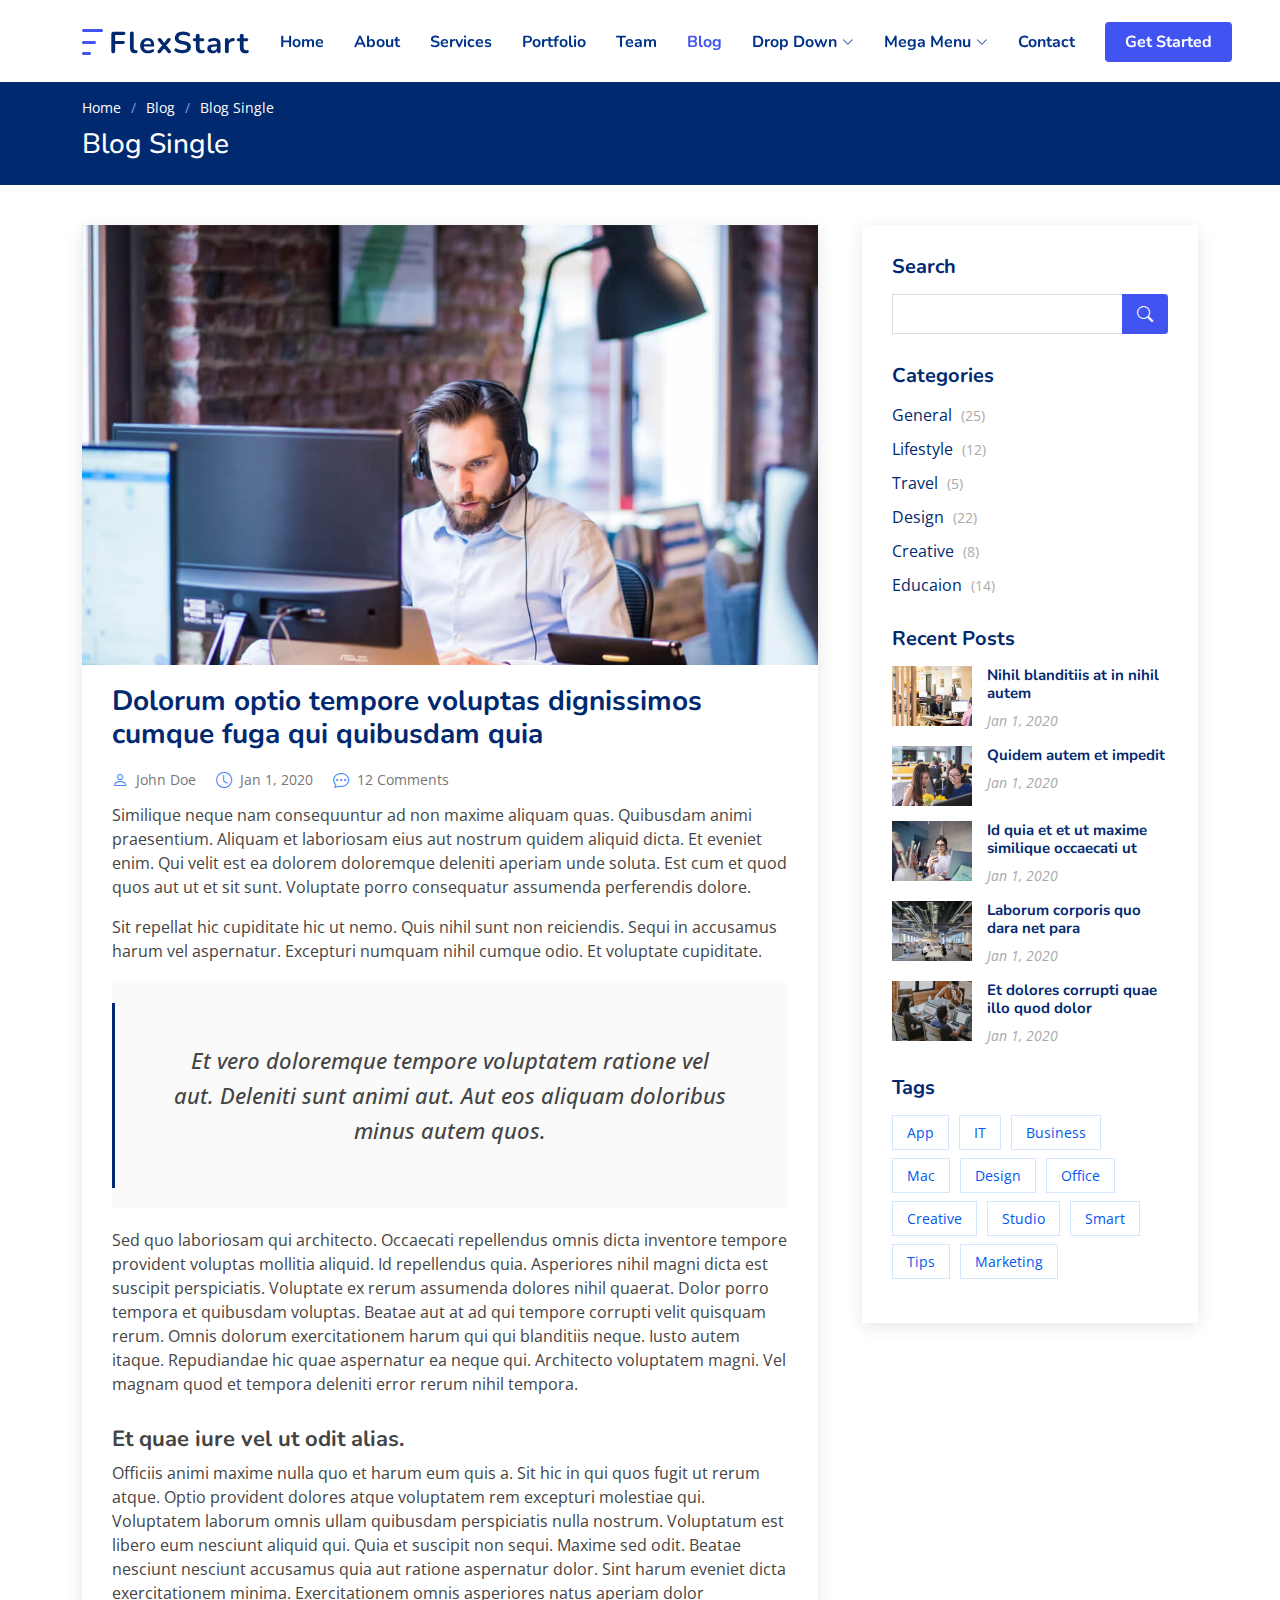
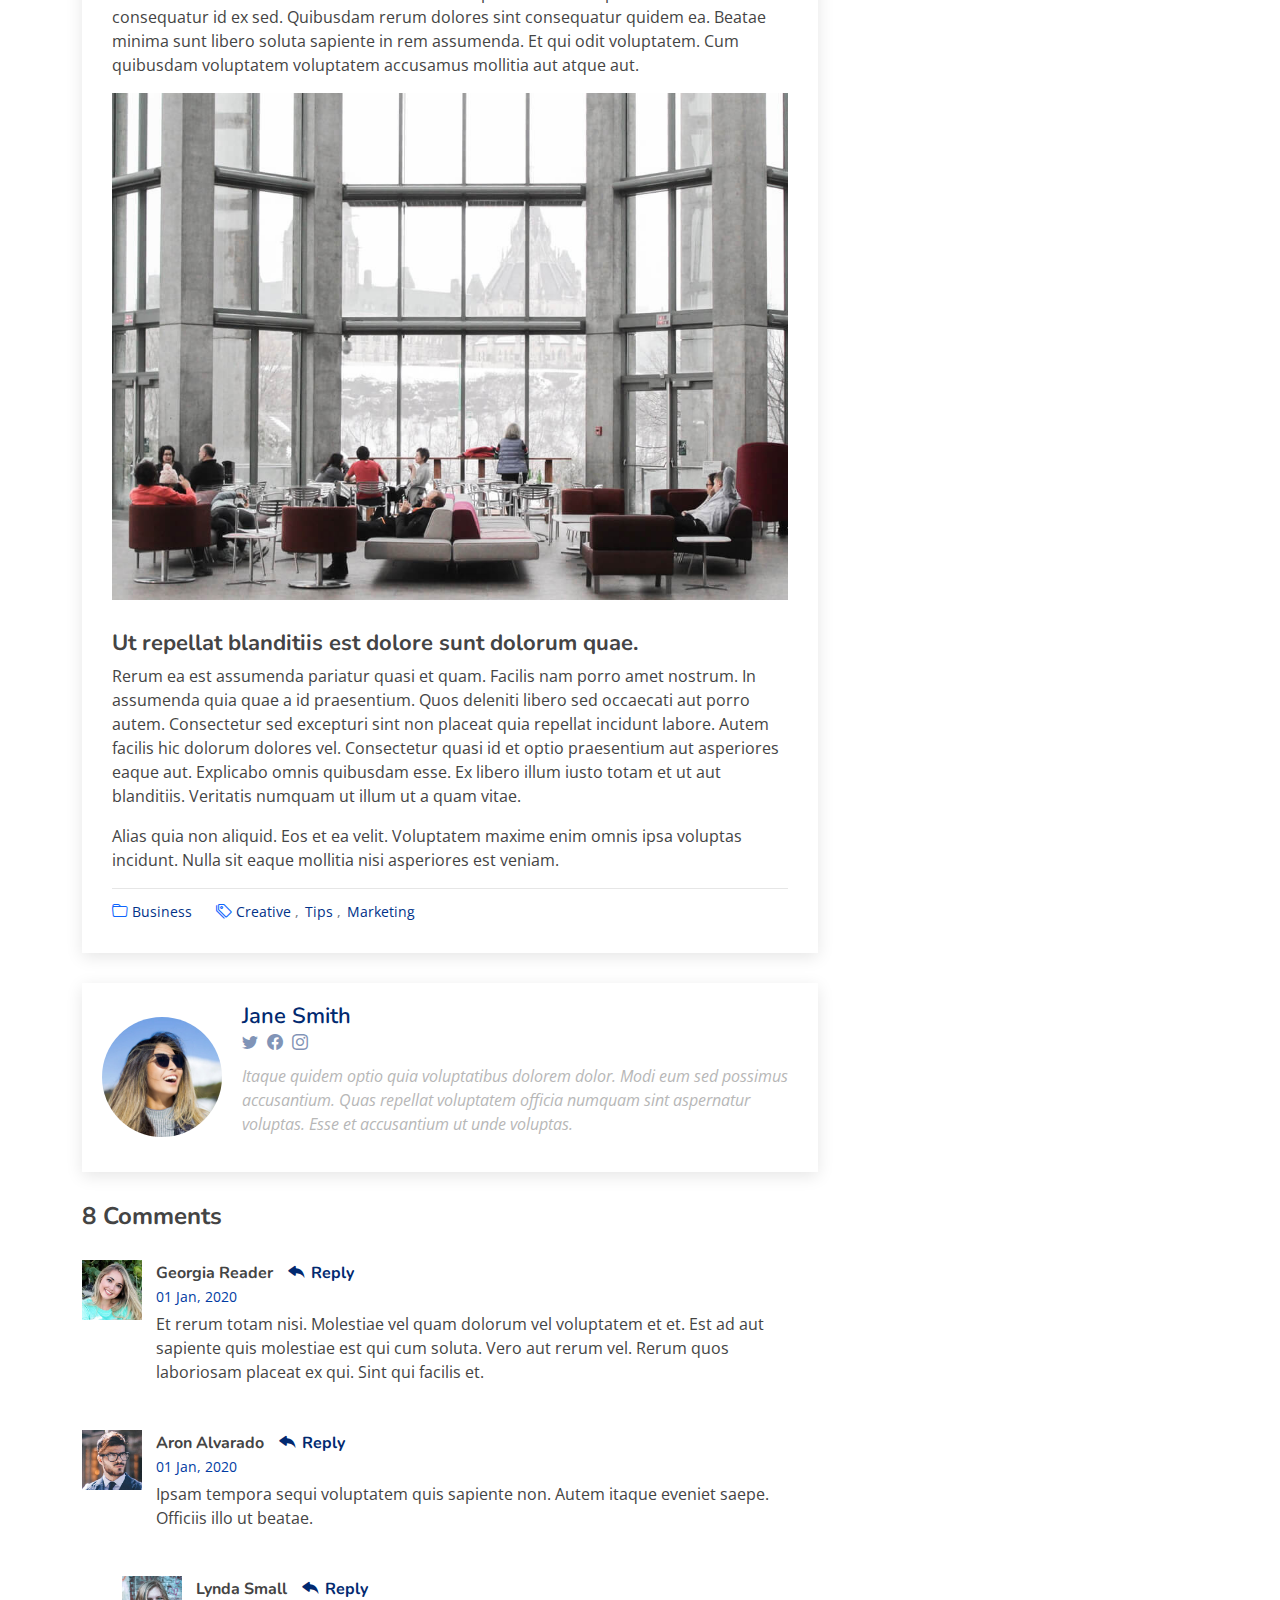
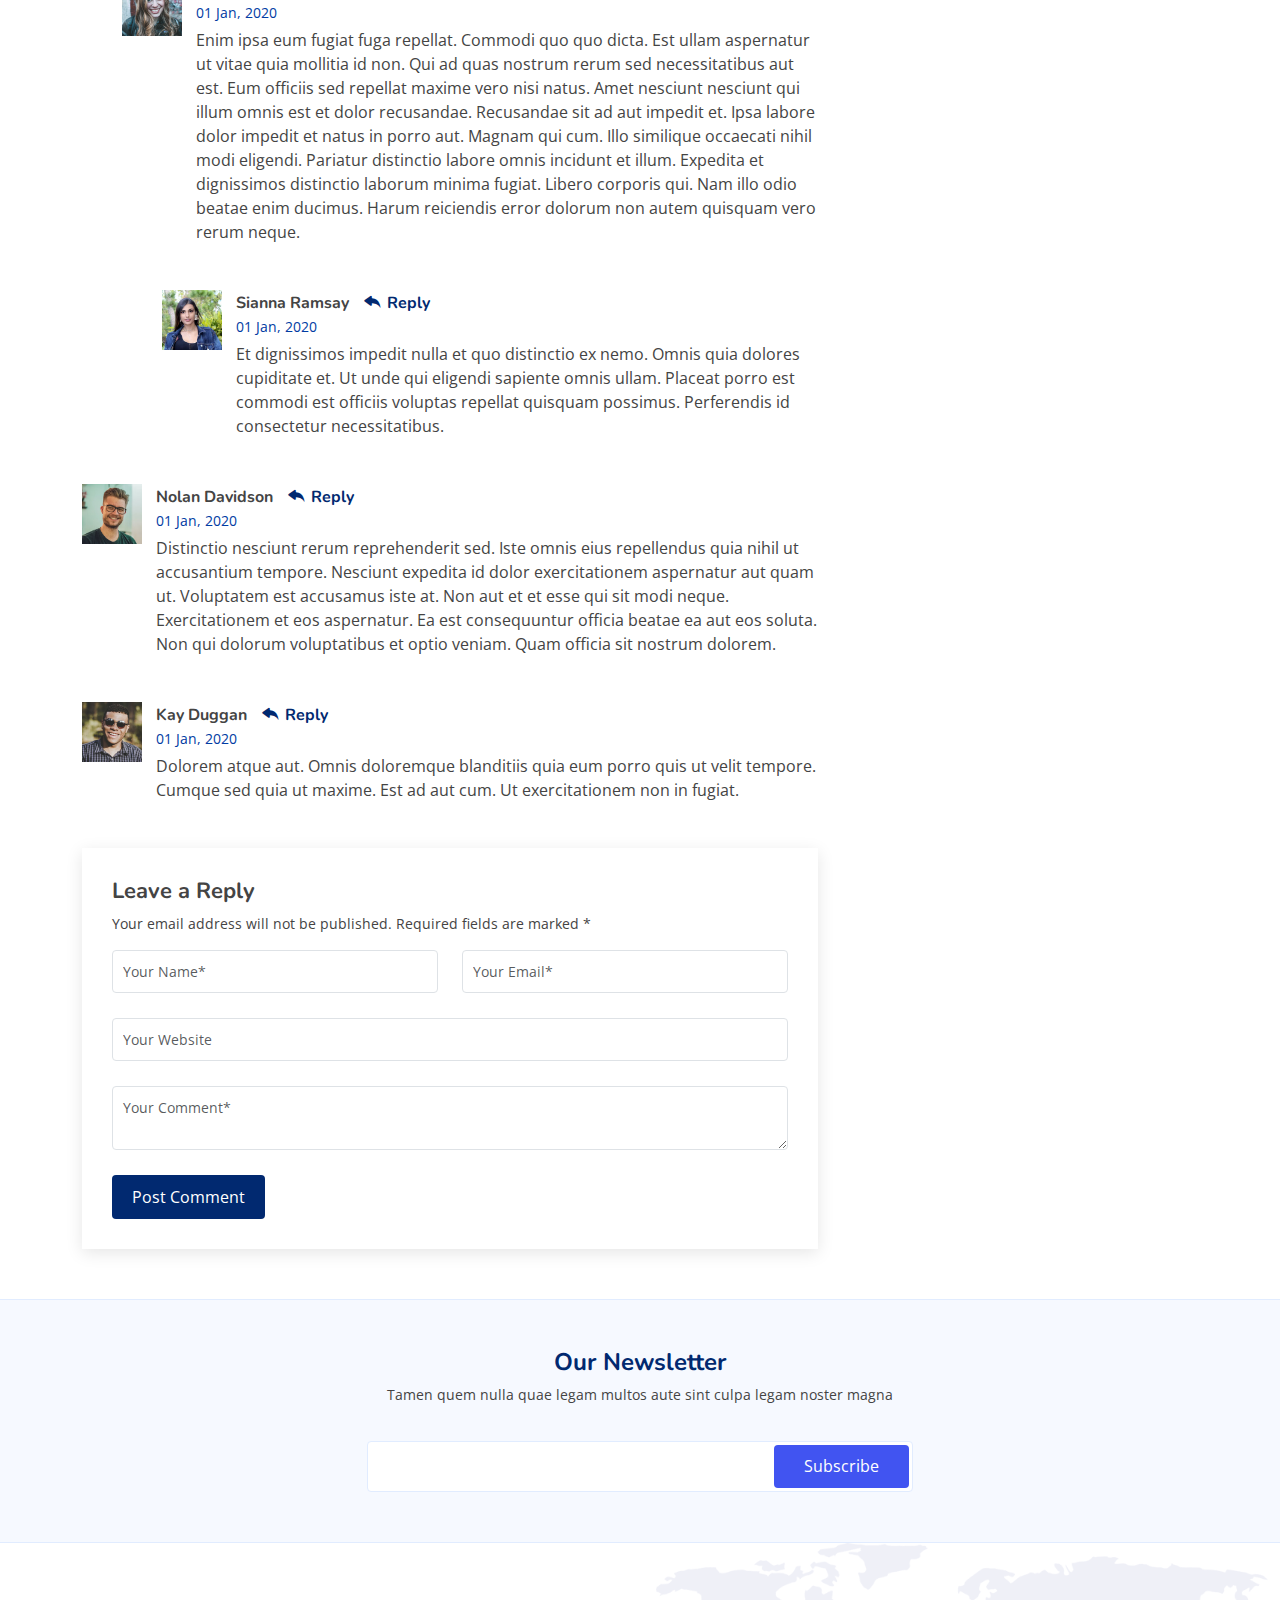
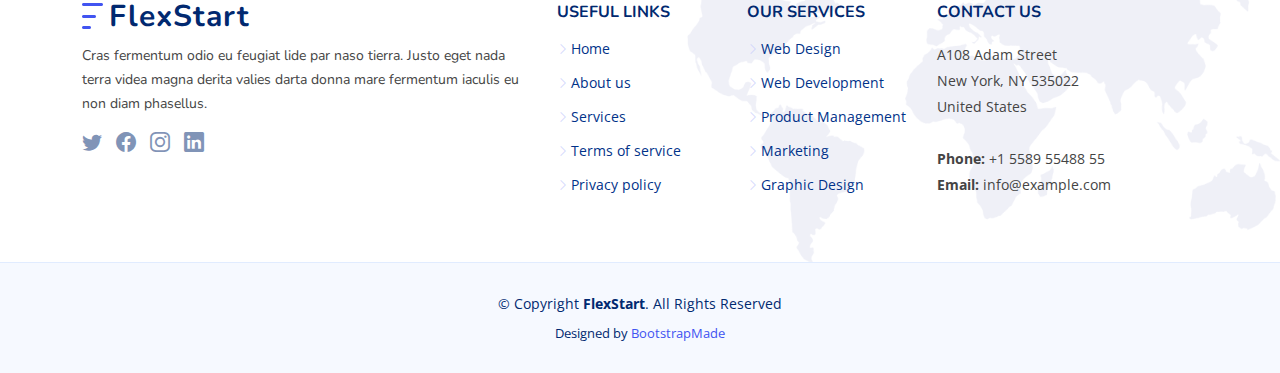
<file: FlexStart/blog-single.html>
<!DOCTYPE html>
<html lang="en">

<head>
  <meta charset="utf-8">
  <meta content="width=device-width, initial-scale=1.0" name="viewport">

  <title>Blog Single - FlexStart Bootstrap Template</title>
  <meta content="" name="description">
  <meta content="" name="keywords">

  <!-- Favicons -->
  <link href="assets/img/favicon.png" rel="icon">
  <link href="assets/img/apple-touch-icon.png" rel="apple-touch-icon">

  <!-- Google Fonts -->
  <link href="https://fonts.googleapis.com/css?family=Open+Sans:300,300i,400,400i,600,600i,700,700i|Nunito:300,300i,400,400i,600,600i,700,700i|Poppins:300,300i,400,400i,500,500i,600,600i,700,700i" rel="stylesheet">

  <!-- Vendor CSS Files -->
  <link href="assets/vendor/aos/aos.css" rel="stylesheet">
  <link href="assets/vendor/bootstrap/css/bootstrap.min.css" rel="stylesheet">
  <link href="assets/vendor/bootstrap-icons/bootstrap-icons.css" rel="stylesheet">
  <link href="assets/vendor/glightbox/css/glightbox.min.css" rel="stylesheet">
  <link href="assets/vendor/remixicon/remixicon.css" rel="stylesheet">
  <link href="assets/vendor/swiper/swiper-bundle.min.css" rel="stylesheet">

  <!-- Template Main CSS File -->
  <link href="assets/css/style.css" rel="stylesheet">

  <!-- =======================================================
  * Template Name: FlexStart
  * Updated: Jul 27 2023 with Bootstrap v5.3.1
  * Template URL: https://bootstrapmade.com/flexstart-bootstrap-startup-template/
  * Author: BootstrapMade.com
  * License: https://bootstrapmade.com/license/
  ======================================================== -->
</head>

<body>

  <!-- ======= Header ======= -->
  <header id="header" class="header fixed-top">
    <div class="container-fluid container-xl d-flex align-items-center justify-content-between">

      <a href="index.html" class="logo d-flex align-items-center">
        <img src="assets/img/logo.png" alt="">
        <span>FlexStart</span>
      </a>

      <nav id="navbar" class="navbar">
        <ul>
          <li><a class="nav-link scrollto " href="#hero">Home</a></li>
          <li><a class="nav-link scrollto" href="#about">About</a></li>
          <li><a class="nav-link scrollto" href="#services">Services</a></li>
          <li><a class="nav-link scrollto" href="#portfolio">Portfolio</a></li>
          <li><a class="nav-link scrollto" href="#team">Team</a></li>
          <li><a class="active" href="blog.html">Blog</a></li>
          <li class="dropdown"><a href="#"><span>Drop Down</span> <i class="bi bi-chevron-down"></i></a>
            <ul>
              <li><a href="#">Drop Down 1</a></li>
              <li class="dropdown"><a href="#"><span>Deep Drop Down</span> <i class="bi bi-chevron-right"></i></a>
                <ul>
                  <li><a href="#">Deep Drop Down 1</a></li>
                  <li><a href="#">Deep Drop Down 2</a></li>
                  <li><a href="#">Deep Drop Down 3</a></li>
                  <li><a href="#">Deep Drop Down 4</a></li>
                  <li><a href="#">Deep Drop Down 5</a></li>
                </ul>
              </li>
              <li><a href="#">Drop Down 2</a></li>
              <li><a href="#">Drop Down 3</a></li>
              <li><a href="#">Drop Down 4</a></li>
            </ul>
          </li>

          <li class="dropdown megamenu"><a href="#"><span>Mega Menu</span> <i class="bi bi-chevron-down"></i></a>
            <ul>
              <li>
                <a href="#">Column 1 link 1</a>
                <a href="#">Column 1 link 2</a>
                <a href="#">Column 1 link 3</a>
              </li>
              <li>
                <a href="#">Column 2 link 1</a>
                <a href="#">Column 2 link 2</a>
                <a href="#">Column 3 link 3</a>
              </li>
              <li>
                <a href="#">Column 3 link 1</a>
                <a href="#">Column 3 link 2</a>
                <a href="#">Column 3 link 3</a>
              </li>
              <li>
                <a href="#">Column 4 link 1</a>
                <a href="#">Column 4 link 2</a>
                <a href="#">Column 4 link 3</a>
              </li>
            </ul>
          </li>

          <li><a class="nav-link scrollto" href="#contact">Contact</a></li>
          <li><a class="getstarted scrollto" href="#about">Get Started</a></li>
        </ul>
        <i class="bi bi-list mobile-nav-toggle"></i>
      </nav><!-- .navbar -->

    </div>
  </header><!-- End Header -->

  <main id="main">

    <!-- ======= Breadcrumbs ======= -->
    <section class="breadcrumbs">
      <div class="container">

        <ol>
          <li><a href="index.html">Home</a></li>
          <li><a href="blog.html">Blog</a></li>
          <li>Blog Single</li>
        </ol>
        <h2>Blog Single</h2>

      </div>
    </section><!-- End Breadcrumbs -->

    <!-- ======= Blog Single Section ======= -->
    <section id="blog" class="blog">
      <div class="container" data-aos="fade-up">

        <div class="row">

          <div class="col-lg-8 entries">

            <article class="entry entry-single">

              <div class="entry-img">
                <img src="assets/img/blog/blog-1.jpg" alt="" class="img-fluid">
              </div>

              <h2 class="entry-title">
                <a href="blog-single.html">Dolorum optio tempore voluptas dignissimos cumque fuga qui quibusdam quia</a>
              </h2>

              <div class="entry-meta">
                <ul>
                  <li class="d-flex align-items-center"><i class="bi bi-person"></i> <a href="blog-single.html">John Doe</a></li>
                  <li class="d-flex align-items-center"><i class="bi bi-clock"></i> <a href="blog-single.html"><time datetime="2020-01-01">Jan 1, 2020</time></a></li>
                  <li class="d-flex align-items-center"><i class="bi bi-chat-dots"></i> <a href="blog-single.html">12 Comments</a></li>
                </ul>
              </div>

              <div class="entry-content">
                <p>
                  Similique neque nam consequuntur ad non maxime aliquam quas. Quibusdam animi praesentium. Aliquam et laboriosam eius aut nostrum quidem aliquid dicta.
                  Et eveniet enim. Qui velit est ea dolorem doloremque deleniti aperiam unde soluta. Est cum et quod quos aut ut et sit sunt. Voluptate porro consequatur assumenda perferendis dolore.
                </p>

                <p>
                  Sit repellat hic cupiditate hic ut nemo. Quis nihil sunt non reiciendis. Sequi in accusamus harum vel aspernatur. Excepturi numquam nihil cumque odio. Et voluptate cupiditate.
                </p>

                <blockquote>
                  <p>
                    Et vero doloremque tempore voluptatem ratione vel aut. Deleniti sunt animi aut. Aut eos aliquam doloribus minus autem quos.
                  </p>
                </blockquote>

                <p>
                  Sed quo laboriosam qui architecto. Occaecati repellendus omnis dicta inventore tempore provident voluptas mollitia aliquid. Id repellendus quia. Asperiores nihil magni dicta est suscipit perspiciatis. Voluptate ex rerum assumenda dolores nihil quaerat.
                  Dolor porro tempora et quibusdam voluptas. Beatae aut at ad qui tempore corrupti velit quisquam rerum. Omnis dolorum exercitationem harum qui qui blanditiis neque.
                  Iusto autem itaque. Repudiandae hic quae aspernatur ea neque qui. Architecto voluptatem magni. Vel magnam quod et tempora deleniti error rerum nihil tempora.
                </p>

                <h3>Et quae iure vel ut odit alias.</h3>
                <p>
                  Officiis animi maxime nulla quo et harum eum quis a. Sit hic in qui quos fugit ut rerum atque. Optio provident dolores atque voluptatem rem excepturi molestiae qui. Voluptatem laborum omnis ullam quibusdam perspiciatis nulla nostrum. Voluptatum est libero eum nesciunt aliquid qui.
                  Quia et suscipit non sequi. Maxime sed odit. Beatae nesciunt nesciunt accusamus quia aut ratione aspernatur dolor. Sint harum eveniet dicta exercitationem minima. Exercitationem omnis asperiores natus aperiam dolor consequatur id ex sed. Quibusdam rerum dolores sint consequatur quidem ea.
                  Beatae minima sunt libero soluta sapiente in rem assumenda. Et qui odit voluptatem. Cum quibusdam voluptatem voluptatem accusamus mollitia aut atque aut.
                </p>
                <img src="assets/img/blog/blog-inside-post.jpg" class="img-fluid" alt="">

                <h3>Ut repellat blanditiis est dolore sunt dolorum quae.</h3>
                <p>
                  Rerum ea est assumenda pariatur quasi et quam. Facilis nam porro amet nostrum. In assumenda quia quae a id praesentium. Quos deleniti libero sed occaecati aut porro autem. Consectetur sed excepturi sint non placeat quia repellat incidunt labore. Autem facilis hic dolorum dolores vel.
                  Consectetur quasi id et optio praesentium aut asperiores eaque aut. Explicabo omnis quibusdam esse. Ex libero illum iusto totam et ut aut blanditiis. Veritatis numquam ut illum ut a quam vitae.
                </p>
                <p>
                  Alias quia non aliquid. Eos et ea velit. Voluptatem maxime enim omnis ipsa voluptas incidunt. Nulla sit eaque mollitia nisi asperiores est veniam.
                </p>

              </div>

              <div class="entry-footer">
                <i class="bi bi-folder"></i>
                <ul class="cats">
                  <li><a href="#">Business</a></li>
                </ul>

                <i class="bi bi-tags"></i>
                <ul class="tags">
                  <li><a href="#">Creative</a></li>
                  <li><a href="#">Tips</a></li>
                  <li><a href="#">Marketing</a></li>
                </ul>
              </div>

            </article><!-- End blog entry -->

            <div class="blog-author d-flex align-items-center">
              <img src="assets/img/blog/blog-author.jpg" class="rounded-circle float-left" alt="">
              <div>
                <h4>Jane Smith</h4>
                <div class="social-links">
                  <a href="https://twitters.com/#"><i class="bi bi-twitter"></i></a>
                  <a href="https://facebook.com/#"><i class="bi bi-facebook"></i></a>
                  <a href="https://instagram.com/#"><i class="biu bi-instagram"></i></a>
                </div>
                <p>
                  Itaque quidem optio quia voluptatibus dolorem dolor. Modi eum sed possimus accusantium. Quas repellat voluptatem officia numquam sint aspernatur voluptas. Esse et accusantium ut unde voluptas.
                </p>
              </div>
            </div><!-- End blog author bio -->

            <div class="blog-comments">

              <h4 class="comments-count">8 Comments</h4>

              <div id="comment-1" class="comment">
                <div class="d-flex">
                  <div class="comment-img"><img src="assets/img/blog/comments-1.jpg" alt=""></div>
                  <div>
                    <h5><a href="">Georgia Reader</a> <a href="#" class="reply"><i class="bi bi-reply-fill"></i> Reply</a></h5>
                    <time datetime="2020-01-01">01 Jan, 2020</time>
                    <p>
                      Et rerum totam nisi. Molestiae vel quam dolorum vel voluptatem et et. Est ad aut sapiente quis molestiae est qui cum soluta.
                      Vero aut rerum vel. Rerum quos laboriosam placeat ex qui. Sint qui facilis et.
                    </p>
                  </div>
                </div>
              </div><!-- End comment #1 -->

              <div id="comment-2" class="comment">
                <div class="d-flex">
                  <div class="comment-img"><img src="assets/img/blog/comments-2.jpg" alt=""></div>
                  <div>
                    <h5><a href="">Aron Alvarado</a> <a href="#" class="reply"><i class="bi bi-reply-fill"></i> Reply</a></h5>
                    <time datetime="2020-01-01">01 Jan, 2020</time>
                    <p>
                      Ipsam tempora sequi voluptatem quis sapiente non. Autem itaque eveniet saepe. Officiis illo ut beatae.
                    </p>
                  </div>
                </div>

                <div id="comment-reply-1" class="comment comment-reply">
                  <div class="d-flex">
                    <div class="comment-img"><img src="assets/img/blog/comments-3.jpg" alt=""></div>
                    <div>
                      <h5><a href="">Lynda Small</a> <a href="#" class="reply"><i class="bi bi-reply-fill"></i> Reply</a></h5>
                      <time datetime="2020-01-01">01 Jan, 2020</time>
                      <p>
                        Enim ipsa eum fugiat fuga repellat. Commodi quo quo dicta. Est ullam aspernatur ut vitae quia mollitia id non. Qui ad quas nostrum rerum sed necessitatibus aut est. Eum officiis sed repellat maxime vero nisi natus. Amet nesciunt nesciunt qui illum omnis est et dolor recusandae.

                        Recusandae sit ad aut impedit et. Ipsa labore dolor impedit et natus in porro aut. Magnam qui cum. Illo similique occaecati nihil modi eligendi. Pariatur distinctio labore omnis incidunt et illum. Expedita et dignissimos distinctio laborum minima fugiat.

                        Libero corporis qui. Nam illo odio beatae enim ducimus. Harum reiciendis error dolorum non autem quisquam vero rerum neque.
                      </p>
                    </div>
                  </div>

                  <div id="comment-reply-2" class="comment comment-reply">
                    <div class="d-flex">
                      <div class="comment-img"><img src="assets/img/blog/comments-4.jpg" alt=""></div>
                      <div>
                        <h5><a href="">Sianna Ramsay</a> <a href="#" class="reply"><i class="bi bi-reply-fill"></i> Reply</a></h5>
                        <time datetime="2020-01-01">01 Jan, 2020</time>
                        <p>
                          Et dignissimos impedit nulla et quo distinctio ex nemo. Omnis quia dolores cupiditate et. Ut unde qui eligendi sapiente omnis ullam. Placeat porro est commodi est officiis voluptas repellat quisquam possimus. Perferendis id consectetur necessitatibus.
                        </p>
                      </div>
                    </div>

                  </div><!-- End comment reply #2-->

                </div><!-- End comment reply #1-->

              </div><!-- End comment #2-->

              <div id="comment-3" class="comment">
                <div class="d-flex">
                  <div class="comment-img"><img src="assets/img/blog/comments-5.jpg" alt=""></div>
                  <div>
                    <h5><a href="">Nolan Davidson</a> <a href="#" class="reply"><i class="bi bi-reply-fill"></i> Reply</a></h5>
                    <time datetime="2020-01-01">01 Jan, 2020</time>
                    <p>
                      Distinctio nesciunt rerum reprehenderit sed. Iste omnis eius repellendus quia nihil ut accusantium tempore. Nesciunt expedita id dolor exercitationem aspernatur aut quam ut. Voluptatem est accusamus iste at.
                      Non aut et et esse qui sit modi neque. Exercitationem et eos aspernatur. Ea est consequuntur officia beatae ea aut eos soluta. Non qui dolorum voluptatibus et optio veniam. Quam officia sit nostrum dolorem.
                    </p>
                  </div>
                </div>

              </div><!-- End comment #3 -->

              <div id="comment-4" class="comment">
                <div class="d-flex">
                  <div class="comment-img"><img src="assets/img/blog/comments-6.jpg" alt=""></div>
                  <div>
                    <h5><a href="">Kay Duggan</a> <a href="#" class="reply"><i class="bi bi-reply-fill"></i> Reply</a></h5>
                    <time datetime="2020-01-01">01 Jan, 2020</time>
                    <p>
                      Dolorem atque aut. Omnis doloremque blanditiis quia eum porro quis ut velit tempore. Cumque sed quia ut maxime. Est ad aut cum. Ut exercitationem non in fugiat.
                    </p>
                  </div>
                </div>

              </div><!-- End comment #4 -->

              <div class="reply-form">
                <h4>Leave a Reply</h4>
                <p>Your email address will not be published. Required fields are marked * </p>
                <form action="">
                  <div class="row">
                    <div class="col-md-6 form-group">
                      <input name="name" type="text" class="form-control" placeholder="Your Name*">
                    </div>
                    <div class="col-md-6 form-group">
                      <input name="email" type="text" class="form-control" placeholder="Your Email*">
                    </div>
                  </div>
                  <div class="row">
                    <div class="col form-group">
                      <input name="website" type="text" class="form-control" placeholder="Your Website">
                    </div>
                  </div>
                  <div class="row">
                    <div class="col form-group">
                      <textarea name="comment" class="form-control" placeholder="Your Comment*"></textarea>
                    </div>
                  </div>
                  <button type="submit" class="btn btn-primary">Post Comment</button>

                </form>

              </div>

            </div><!-- End blog comments -->

          </div><!-- End blog entries list -->

          <div class="col-lg-4">

            <div class="sidebar">

              <h3 class="sidebar-title">Search</h3>
              <div class="sidebar-item search-form">
                <form action="">
                  <input type="text">
                  <button type="submit"><i class="bi bi-search"></i></button>
                </form>
              </div><!-- End sidebar search formn-->

              <h3 class="sidebar-title">Categories</h3>
              <div class="sidebar-item categories">
                <ul>
                  <li><a href="#">General <span>(25)</span></a></li>
                  <li><a href="#">Lifestyle <span>(12)</span></a></li>
                  <li><a href="#">Travel <span>(5)</span></a></li>
                  <li><a href="#">Design <span>(22)</span></a></li>
                  <li><a href="#">Creative <span>(8)</span></a></li>
                  <li><a href="#">Educaion <span>(14)</span></a></li>
                </ul>
              </div><!-- End sidebar categories-->

              <h3 class="sidebar-title">Recent Posts</h3>
              <div class="sidebar-item recent-posts">
                <div class="post-item clearfix">
                  <img src="assets/img/blog/blog-recent-1.jpg" alt="">
                  <h4><a href="blog-single.html">Nihil blanditiis at in nihil autem</a></h4>
                  <time datetime="2020-01-01">Jan 1, 2020</time>
                </div>

                <div class="post-item clearfix">
                  <img src="assets/img/blog/blog-recent-2.jpg" alt="">
                  <h4><a href="blog-single.html">Quidem autem et impedit</a></h4>
                  <time datetime="2020-01-01">Jan 1, 2020</time>
                </div>

                <div class="post-item clearfix">
                  <img src="assets/img/blog/blog-recent-3.jpg" alt="">
                  <h4><a href="blog-single.html">Id quia et et ut maxime similique occaecati ut</a></h4>
                  <time datetime="2020-01-01">Jan 1, 2020</time>
                </div>

                <div class="post-item clearfix">
                  <img src="assets/img/blog/blog-recent-4.jpg" alt="">
                  <h4><a href="blog-single.html">Laborum corporis quo dara net para</a></h4>
                  <time datetime="2020-01-01">Jan 1, 2020</time>
                </div>

                <div class="post-item clearfix">
                  <img src="assets/img/blog/blog-recent-5.jpg" alt="">
                  <h4><a href="blog-single.html">Et dolores corrupti quae illo quod dolor</a></h4>
                  <time datetime="2020-01-01">Jan 1, 2020</time>
                </div>

              </div><!-- End sidebar recent posts-->

              <h3 class="sidebar-title">Tags</h3>
              <div class="sidebar-item tags">
                <ul>
                  <li><a href="#">App</a></li>
                  <li><a href="#">IT</a></li>
                  <li><a href="#">Business</a></li>
                  <li><a href="#">Mac</a></li>
                  <li><a href="#">Design</a></li>
                  <li><a href="#">Office</a></li>
                  <li><a href="#">Creative</a></li>
                  <li><a href="#">Studio</a></li>
                  <li><a href="#">Smart</a></li>
                  <li><a href="#">Tips</a></li>
                  <li><a href="#">Marketing</a></li>
                </ul>
              </div><!-- End sidebar tags-->

            </div><!-- End sidebar -->

          </div><!-- End blog sidebar -->

        </div>

      </div>
    </section><!-- End Blog Single Section -->

  </main><!-- End #main -->

  <!-- ======= Footer ======= -->
  <footer id="footer" class="footer">

    <div class="footer-newsletter">
      <div class="container">
        <div class="row justify-content-center">
          <div class="col-lg-12 text-center">
            <h4>Our Newsletter</h4>
            <p>Tamen quem nulla quae legam multos aute sint culpa legam noster magna</p>
          </div>
          <div class="col-lg-6">
            <form action="" method="post">
              <input type="email" name="email"><input type="submit" value="Subscribe">
            </form>
          </div>
        </div>
      </div>
    </div>

    <div class="footer-top">
      <div class="container">
        <div class="row gy-4">
          <div class="col-lg-5 col-md-12 footer-info">
            <a href="index.html" class="logo d-flex align-items-center">
              <img src="assets/img/logo.png" alt="">
              <span>FlexStart</span>
            </a>
            <p>Cras fermentum odio eu feugiat lide par naso tierra. Justo eget nada terra videa magna derita valies darta donna mare fermentum iaculis eu non diam phasellus.</p>
            <div class="social-links mt-3">
              <a href="#" class="twitter"><i class="bi bi-twitter"></i></a>
              <a href="#" class="facebook"><i class="bi bi-facebook"></i></a>
              <a href="#" class="instagram"><i class="bi bi-instagram"></i></a>
              <a href="#" class="linkedin"><i class="bi bi-linkedin"></i></a>
            </div>
          </div>

          <div class="col-lg-2 col-6 footer-links">
            <h4>Useful Links</h4>
            <ul>
              <li><i class="bi bi-chevron-right"></i> <a href="#">Home</a></li>
              <li><i class="bi bi-chevron-right"></i> <a href="#">About us</a></li>
              <li><i class="bi bi-chevron-right"></i> <a href="#">Services</a></li>
              <li><i class="bi bi-chevron-right"></i> <a href="#">Terms of service</a></li>
              <li><i class="bi bi-chevron-right"></i> <a href="#">Privacy policy</a></li>
            </ul>
          </div>

          <div class="col-lg-2 col-6 footer-links">
            <h4>Our Services</h4>
            <ul>
              <li><i class="bi bi-chevron-right"></i> <a href="#">Web Design</a></li>
              <li><i class="bi bi-chevron-right"></i> <a href="#">Web Development</a></li>
              <li><i class="bi bi-chevron-right"></i> <a href="#">Product Management</a></li>
              <li><i class="bi bi-chevron-right"></i> <a href="#">Marketing</a></li>
              <li><i class="bi bi-chevron-right"></i> <a href="#">Graphic Design</a></li>
            </ul>
          </div>

          <div class="col-lg-3 col-md-12 footer-contact text-center text-md-start">
            <h4>Contact Us</h4>
            <p>
              A108 Adam Street <br>
              New York, NY 535022<br>
              United States <br><br>
              <strong>Phone:</strong> +1 5589 55488 55<br>
              <strong>Email:</strong> info@example.com<br>
            </p>

          </div>

        </div>
      </div>
    </div>

    <div class="container">
      <div class="copyright">
        &copy; Copyright <strong><span>FlexStart</span></strong>. All Rights Reserved
      </div>
      <div class="credits">
        <!-- All the links in the footer should remain intact. -->
        <!-- You can delete the links only if you purchased the pro version. -->
        <!-- Licensing information: https://bootstrapmade.com/license/ -->
        <!-- Purchase the pro version with working PHP/AJAX contact form: https://bootstrapmade.com/flexstart-bootstrap-startup-template/ -->
        Designed by <a href="https://bootstrapmade.com/">BootstrapMade</a>
      </div>
    </div>
  </footer><!-- End Footer -->

  <a href="#" class="back-to-top d-flex align-items-center justify-content-center"><i class="bi bi-arrow-up-short"></i></a>

  <!-- Vendor JS Files -->
  <script src="assets/vendor/purecounter/purecounter_vanilla.js"></script>
  <script src="assets/vendor/aos/aos.js"></script>
  <script src="assets/vendor/bootstrap/js/bootstrap.bundle.min.js"></script>
  <script src="assets/vendor/glightbox/js/glightbox.min.js"></script>
  <script src="assets/vendor/isotope-layout/isotope.pkgd.min.js"></script>
  <script src="assets/vendor/swiper/swiper-bundle.min.js"></script>
  <script src="assets/vendor/php-email-form/validate.js"></script>

  <!-- Template Main JS File -->
  <script src="assets/js/main.js"></script>

</body>

</html>
</file>
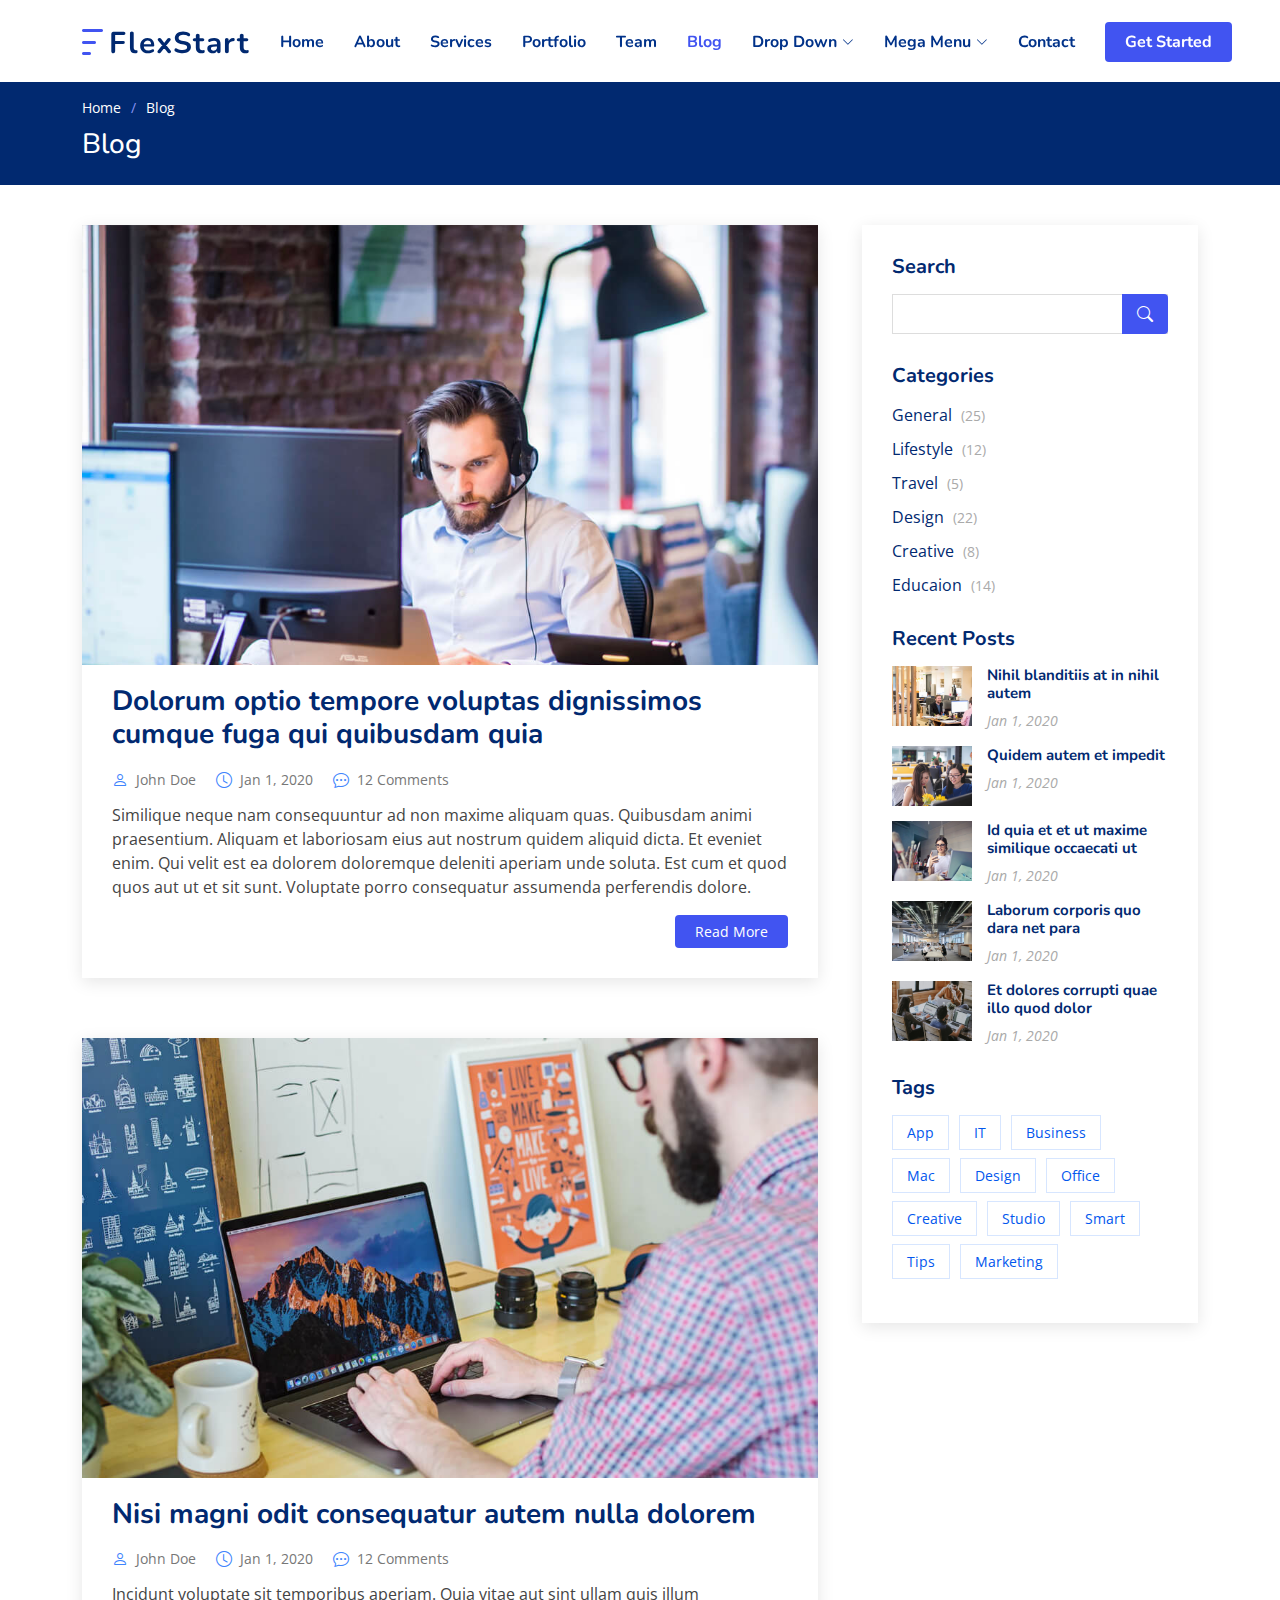
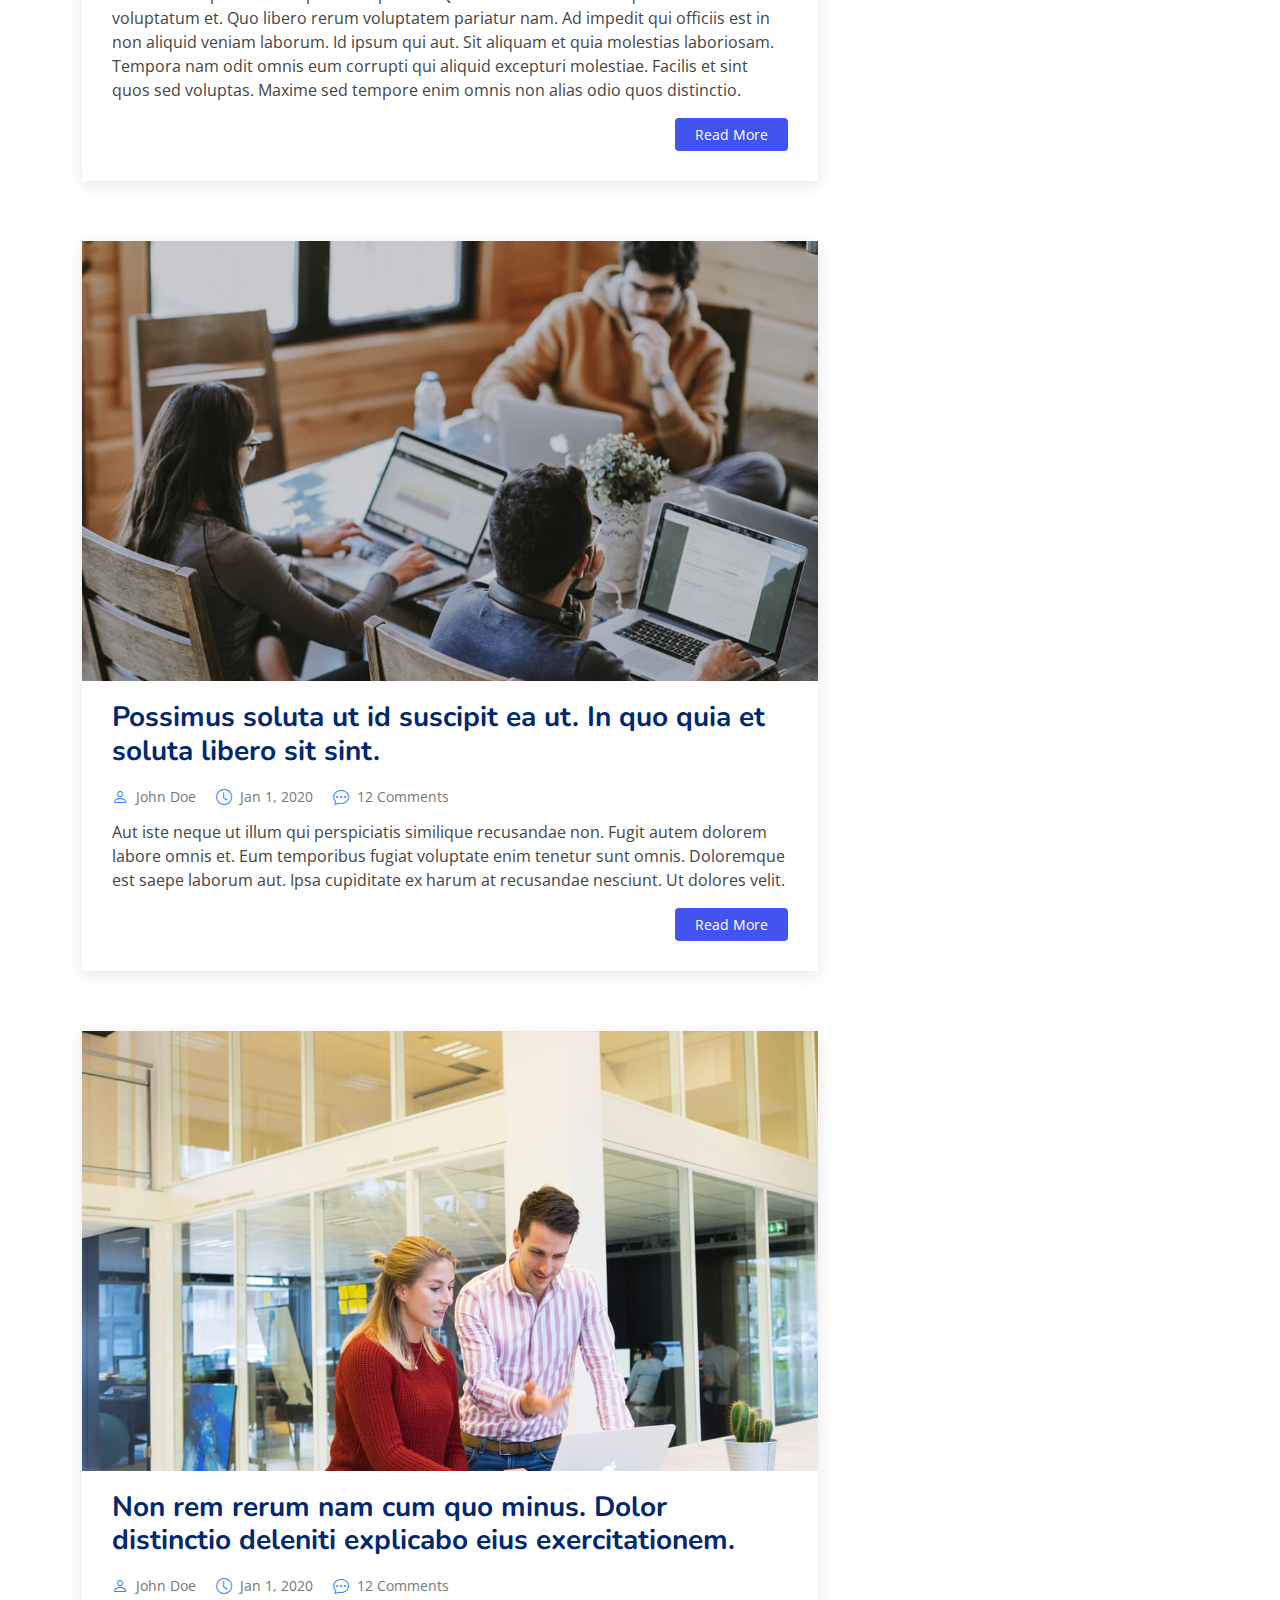
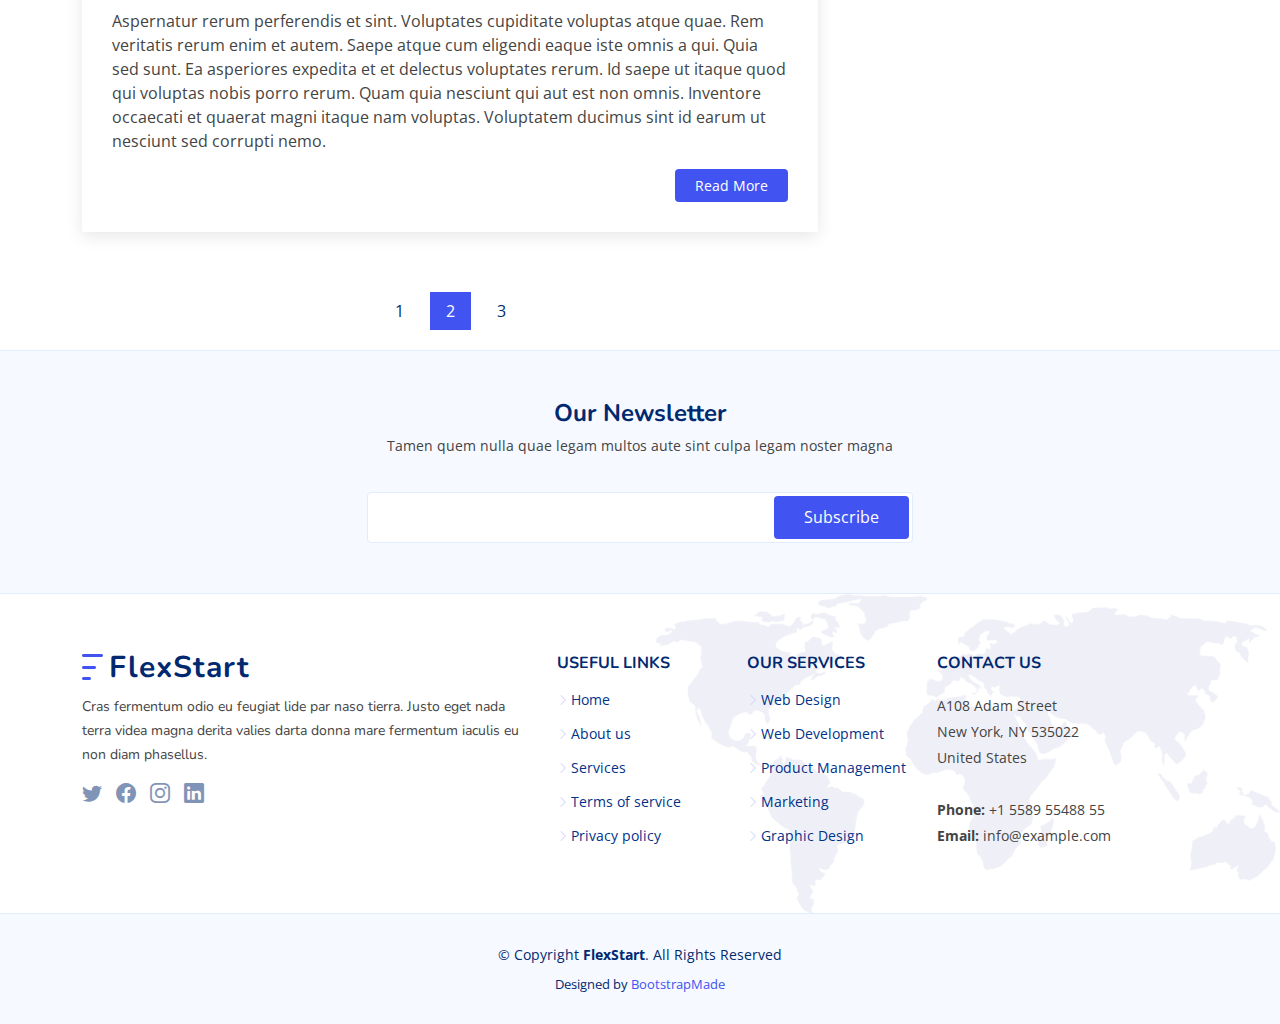
<file: FlexStart/blog.html>
<!DOCTYPE html>
<html lang="en">

<head>
  <meta charset="utf-8">
  <meta content="width=device-width, initial-scale=1.0" name="viewport">

  <title>Blog - FlexStart Bootstrap Template</title>
  <meta content="" name="description">
  <meta content="" name="keywords">

  <!-- Favicons -->
  <link href="assets/img/favicon.png" rel="icon">
  <link href="assets/img/apple-touch-icon.png" rel="apple-touch-icon">

  <!-- Google Fonts -->
  <link href="https://fonts.googleapis.com/css?family=Open+Sans:300,300i,400,400i,600,600i,700,700i|Nunito:300,300i,400,400i,600,600i,700,700i|Poppins:300,300i,400,400i,500,500i,600,600i,700,700i" rel="stylesheet">

  <!-- Vendor CSS Files -->
  <link href="assets/vendor/aos/aos.css" rel="stylesheet">
  <link href="assets/vendor/bootstrap/css/bootstrap.min.css" rel="stylesheet">
  <link href="assets/vendor/bootstrap-icons/bootstrap-icons.css" rel="stylesheet">
  <link href="assets/vendor/glightbox/css/glightbox.min.css" rel="stylesheet">
  <link href="assets/vendor/remixicon/remixicon.css" rel="stylesheet">
  <link href="assets/vendor/swiper/swiper-bundle.min.css" rel="stylesheet">

  <!-- Template Main CSS File -->
  <link href="assets/css/style.css" rel="stylesheet">

  <!-- =======================================================
  * Template Name: FlexStart
  * Updated: Jul 27 2023 with Bootstrap v5.3.1
  * Template URL: https://bootstrapmade.com/flexstart-bootstrap-startup-template/
  * Author: BootstrapMade.com
  * License: https://bootstrapmade.com/license/
  ======================================================== -->
</head>

<body>

  <!-- ======= Header ======= -->
  <header id="header" class="header fixed-top">
    <div class="container-fluid container-xl d-flex align-items-center justify-content-between">

      <a href="index.html" class="logo d-flex align-items-center">
        <img src="assets/img/logo.png" alt="">
        <span>FlexStart</span>
      </a>

      <nav id="navbar" class="navbar">
        <ul>
          <li><a class="nav-link scrollto " href="#hero">Home</a></li>
          <li><a class="nav-link scrollto" href="#about">About</a></li>
          <li><a class="nav-link scrollto" href="#services">Services</a></li>
          <li><a class="nav-link scrollto" href="#portfolio">Portfolio</a></li>
          <li><a class="nav-link scrollto" href="#team">Team</a></li>
          <li><a class="active" href="blog.html">Blog</a></li>
          <li class="dropdown"><a href="#"><span>Drop Down</span> <i class="bi bi-chevron-down"></i></a>
            <ul>
              <li><a href="#">Drop Down 1</a></li>
              <li class="dropdown"><a href="#"><span>Deep Drop Down</span> <i class="bi bi-chevron-right"></i></a>
                <ul>
                  <li><a href="#">Deep Drop Down 1</a></li>
                  <li><a href="#">Deep Drop Down 2</a></li>
                  <li><a href="#">Deep Drop Down 3</a></li>
                  <li><a href="#">Deep Drop Down 4</a></li>
                  <li><a href="#">Deep Drop Down 5</a></li>
                </ul>
              </li>
              <li><a href="#">Drop Down 2</a></li>
              <li><a href="#">Drop Down 3</a></li>
              <li><a href="#">Drop Down 4</a></li>
            </ul>
          </li>

          <li class="dropdown megamenu"><a href="#"><span>Mega Menu</span> <i class="bi bi-chevron-down"></i></a>
            <ul>
              <li>
                <a href="#">Column 1 link 1</a>
                <a href="#">Column 1 link 2</a>
                <a href="#">Column 1 link 3</a>
              </li>
              <li>
                <a href="#">Column 2 link 1</a>
                <a href="#">Column 2 link 2</a>
                <a href="#">Column 3 link 3</a>
              </li>
              <li>
                <a href="#">Column 3 link 1</a>
                <a href="#">Column 3 link 2</a>
                <a href="#">Column 3 link 3</a>
              </li>
              <li>
                <a href="#">Column 4 link 1</a>
                <a href="#">Column 4 link 2</a>
                <a href="#">Column 4 link 3</a>
              </li>
            </ul>
          </li>

          <li><a class="nav-link scrollto" href="#contact">Contact</a></li>
          <li><a class="getstarted scrollto" href="#about">Get Started</a></li>
        </ul>
        <i class="bi bi-list mobile-nav-toggle"></i>
      </nav><!-- .navbar -->

    </div>
  </header><!-- End Header -->

  <main id="main">

    <!-- ======= Breadcrumbs ======= -->
    <section class="breadcrumbs">
      <div class="container">

        <ol>
          <li><a href="index.html">Home</a></li>
          <li>Blog</li>
        </ol>
        <h2>Blog</h2>

      </div>
    </section><!-- End Breadcrumbs -->

    <!-- ======= Blog Section ======= -->
    <section id="blog" class="blog">
      <div class="container" data-aos="fade-up">

        <div class="row">

          <div class="col-lg-8 entries">

            <article class="entry">

              <div class="entry-img">
                <img src="assets/img/blog/blog-1.jpg" alt="" class="img-fluid">
              </div>

              <h2 class="entry-title">
                <a href="blog-single.html">Dolorum optio tempore voluptas dignissimos cumque fuga qui quibusdam quia</a>
              </h2>

              <div class="entry-meta">
                <ul>
                  <li class="d-flex align-items-center"><i class="bi bi-person"></i> <a href="blog-single.html">John Doe</a></li>
                  <li class="d-flex align-items-center"><i class="bi bi-clock"></i> <a href="blog-single.html"><time datetime="2020-01-01">Jan 1, 2020</time></a></li>
                  <li class="d-flex align-items-center"><i class="bi bi-chat-dots"></i> <a href="blog-single.html">12 Comments</a></li>
                </ul>
              </div>

              <div class="entry-content">
                <p>
                  Similique neque nam consequuntur ad non maxime aliquam quas. Quibusdam animi praesentium. Aliquam et laboriosam eius aut nostrum quidem aliquid dicta.
                  Et eveniet enim. Qui velit est ea dolorem doloremque deleniti aperiam unde soluta. Est cum et quod quos aut ut et sit sunt. Voluptate porro consequatur assumenda perferendis dolore.
                </p>
                <div class="read-more">
                  <a href="blog-single.html">Read More</a>
                </div>
              </div>

            </article><!-- End blog entry -->

            <article class="entry">

              <div class="entry-img">
                <img src="assets/img/blog/blog-2.jpg" alt="" class="img-fluid">
              </div>

              <h2 class="entry-title">
                <a href="blog-single.html">Nisi magni odit consequatur autem nulla dolorem</a>
              </h2>

              <div class="entry-meta">
                <ul>
                  <li class="d-flex align-items-center"><i class="bi bi-person"></i> <a href="blog-single.html">John Doe</a></li>
                  <li class="d-flex align-items-center"><i class="bi bi-clock"></i> <a href="blog-single.html"><time datetime="2020-01-01">Jan 1, 2020</time></a></li>
                  <li class="d-flex align-items-center"><i class="bi bi-chat-dots"></i> <a href="blog-single.html">12 Comments</a></li>
                </ul>
              </div>

              <div class="entry-content">
                <p>
                  Incidunt voluptate sit temporibus aperiam. Quia vitae aut sint ullam quis illum voluptatum et. Quo libero rerum voluptatem pariatur nam.
                  Ad impedit qui officiis est in non aliquid veniam laborum. Id ipsum qui aut. Sit aliquam et quia molestias laboriosam. Tempora nam odit omnis eum corrupti qui aliquid excepturi molestiae. Facilis et sint quos sed voluptas. Maxime sed tempore enim omnis non alias odio quos distinctio.
                </p>
                <div class="read-more">
                  <a href="blog-single.html">Read More</a>
                </div>
              </div>

            </article><!-- End blog entry -->

            <article class="entry">

              <div class="entry-img">
                <img src="assets/img/blog/blog-3.jpg" alt="" class="img-fluid">
              </div>

              <h2 class="entry-title">
                <a href="blog-single.html">Possimus soluta ut id suscipit ea ut. In quo quia et soluta libero sit sint.</a>
              </h2>

              <div class="entry-meta">
                <ul>
                  <li class="d-flex align-items-center"><i class="bi bi-person"></i> <a href="blog-single.html">John Doe</a></li>
                  <li class="d-flex align-items-center"><i class="bi bi-clock"></i> <a href="blog-single.html"><time datetime="2020-01-01">Jan 1, 2020</time></a></li>
                  <li class="d-flex align-items-center"><i class="bi bi-chat-dots"></i> <a href="blog-single.html">12 Comments</a></li>
                </ul>
              </div>

              <div class="entry-content">
                <p>
                  Aut iste neque ut illum qui perspiciatis similique recusandae non. Fugit autem dolorem labore omnis et. Eum temporibus fugiat voluptate enim tenetur sunt omnis.
                  Doloremque est saepe laborum aut. Ipsa cupiditate ex harum at recusandae nesciunt. Ut dolores velit.
                </p>
                <div class="read-more">
                  <a href="blog-single.html">Read More</a>
                </div>
              </div>

            </article><!-- End blog entry -->

            <article class="entry">

              <div class="entry-img">
                <img src="assets/img/blog/blog-4.jpg" alt="" class="img-fluid">
              </div>

              <h2 class="entry-title">
                <a href="blog-single.html">Non rem rerum nam cum quo minus. Dolor distinctio deleniti explicabo eius exercitationem.</a>
              </h2>

              <div class="entry-meta">
                <ul>
                  <li class="d-flex align-items-center"><i class="bi bi-person"></i> <a href="blog-single.html">John Doe</a></li>
                  <li class="d-flex align-items-center"><i class="bi bi-clock"></i> <a href="blog-single.html"><time datetime="2020-01-01">Jan 1, 2020</time></a></li>
                  <li class="d-flex align-items-center"><i class="bi bi-chat-dots"></i> <a href="blog-single.html">12 Comments</a></li>
                </ul>
              </div>

              <div class="entry-content">
                <p>
                  Aspernatur rerum perferendis et sint. Voluptates cupiditate voluptas atque quae. Rem veritatis rerum enim et autem. Saepe atque cum eligendi eaque iste omnis a qui.
                  Quia sed sunt. Ea asperiores expedita et et delectus voluptates rerum. Id saepe ut itaque quod qui voluptas nobis porro rerum. Quam quia nesciunt qui aut est non omnis. Inventore occaecati et quaerat magni itaque nam voluptas. Voluptatem ducimus sint id earum ut nesciunt sed corrupti nemo.
                </p>
                <div class="read-more">
                  <a href="blog-single.html">Read More</a>
                </div>
              </div>

            </article><!-- End blog entry -->

            <div class="blog-pagination">
              <ul class="justify-content-center">
                <li><a href="#">1</a></li>
                <li class="active"><a href="#">2</a></li>
                <li><a href="#">3</a></li>
              </ul>
            </div>

          </div><!-- End blog entries list -->

          <div class="col-lg-4">

            <div class="sidebar">

              <h3 class="sidebar-title">Search</h3>
              <div class="sidebar-item search-form">
                <form action="">
                  <input type="text">
                  <button type="submit"><i class="bi bi-search"></i></button>
                </form>
              </div><!-- End sidebar search formn-->

              <h3 class="sidebar-title">Categories</h3>
              <div class="sidebar-item categories">
                <ul>
                  <li><a href="#">General <span>(25)</span></a></li>
                  <li><a href="#">Lifestyle <span>(12)</span></a></li>
                  <li><a href="#">Travel <span>(5)</span></a></li>
                  <li><a href="#">Design <span>(22)</span></a></li>
                  <li><a href="#">Creative <span>(8)</span></a></li>
                  <li><a href="#">Educaion <span>(14)</span></a></li>
                </ul>
              </div><!-- End sidebar categories-->

              <h3 class="sidebar-title">Recent Posts</h3>
              <div class="sidebar-item recent-posts">
                <div class="post-item clearfix">
                  <img src="assets/img/blog/blog-recent-1.jpg" alt="">
                  <h4><a href="blog-single.html">Nihil blanditiis at in nihil autem</a></h4>
                  <time datetime="2020-01-01">Jan 1, 2020</time>
                </div>

                <div class="post-item clearfix">
                  <img src="assets/img/blog/blog-recent-2.jpg" alt="">
                  <h4><a href="blog-single.html">Quidem autem et impedit</a></h4>
                  <time datetime="2020-01-01">Jan 1, 2020</time>
                </div>

                <div class="post-item clearfix">
                  <img src="assets/img/blog/blog-recent-3.jpg" alt="">
                  <h4><a href="blog-single.html">Id quia et et ut maxime similique occaecati ut</a></h4>
                  <time datetime="2020-01-01">Jan 1, 2020</time>
                </div>

                <div class="post-item clearfix">
                  <img src="assets/img/blog/blog-recent-4.jpg" alt="">
                  <h4><a href="blog-single.html">Laborum corporis quo dara net para</a></h4>
                  <time datetime="2020-01-01">Jan 1, 2020</time>
                </div>

                <div class="post-item clearfix">
                  <img src="assets/img/blog/blog-recent-5.jpg" alt="">
                  <h4><a href="blog-single.html">Et dolores corrupti quae illo quod dolor</a></h4>
                  <time datetime="2020-01-01">Jan 1, 2020</time>
                </div>

              </div><!-- End sidebar recent posts-->

              <h3 class="sidebar-title">Tags</h3>
              <div class="sidebar-item tags">
                <ul>
                  <li><a href="#">App</a></li>
                  <li><a href="#">IT</a></li>
                  <li><a href="#">Business</a></li>
                  <li><a href="#">Mac</a></li>
                  <li><a href="#">Design</a></li>
                  <li><a href="#">Office</a></li>
                  <li><a href="#">Creative</a></li>
                  <li><a href="#">Studio</a></li>
                  <li><a href="#">Smart</a></li>
                  <li><a href="#">Tips</a></li>
                  <li><a href="#">Marketing</a></li>
                </ul>
              </div><!-- End sidebar tags-->

            </div><!-- End sidebar -->

          </div><!-- End blog sidebar -->

        </div>

      </div>
    </section><!-- End Blog Section -->

  </main><!-- End #main -->

  <!-- ======= Footer ======= -->
  <footer id="footer" class="footer">

    <div class="footer-newsletter">
      <div class="container">
        <div class="row justify-content-center">
          <div class="col-lg-12 text-center">
            <h4>Our Newsletter</h4>
            <p>Tamen quem nulla quae legam multos aute sint culpa legam noster magna</p>
          </div>
          <div class="col-lg-6">
            <form action="" method="post">
              <input type="email" name="email"><input type="submit" value="Subscribe">
            </form>
          </div>
        </div>
      </div>
    </div>

    <div class="footer-top">
      <div class="container">
        <div class="row gy-4">
          <div class="col-lg-5 col-md-12 footer-info">
            <a href="index.html" class="logo d-flex align-items-center">
              <img src="assets/img/logo.png" alt="">
              <span>FlexStart</span>
            </a>
            <p>Cras fermentum odio eu feugiat lide par naso tierra. Justo eget nada terra videa magna derita valies darta donna mare fermentum iaculis eu non diam phasellus.</p>
            <div class="social-links mt-3">
              <a href="#" class="twitter"><i class="bi bi-twitter"></i></a>
              <a href="#" class="facebook"><i class="bi bi-facebook"></i></a>
              <a href="#" class="instagram"><i class="bi bi-instagram"></i></a>
              <a href="#" class="linkedin"><i class="bi bi-linkedin"></i></a>
            </div>
          </div>

          <div class="col-lg-2 col-6 footer-links">
            <h4>Useful Links</h4>
            <ul>
              <li><i class="bi bi-chevron-right"></i> <a href="#">Home</a></li>
              <li><i class="bi bi-chevron-right"></i> <a href="#">About us</a></li>
              <li><i class="bi bi-chevron-right"></i> <a href="#">Services</a></li>
              <li><i class="bi bi-chevron-right"></i> <a href="#">Terms of service</a></li>
              <li><i class="bi bi-chevron-right"></i> <a href="#">Privacy policy</a></li>
            </ul>
          </div>

          <div class="col-lg-2 col-6 footer-links">
            <h4>Our Services</h4>
            <ul>
              <li><i class="bi bi-chevron-right"></i> <a href="#">Web Design</a></li>
              <li><i class="bi bi-chevron-right"></i> <a href="#">Web Development</a></li>
              <li><i class="bi bi-chevron-right"></i> <a href="#">Product Management</a></li>
              <li><i class="bi bi-chevron-right"></i> <a href="#">Marketing</a></li>
              <li><i class="bi bi-chevron-right"></i> <a href="#">Graphic Design</a></li>
            </ul>
          </div>

          <div class="col-lg-3 col-md-12 footer-contact text-center text-md-start">
            <h4>Contact Us</h4>
            <p>
              A108 Adam Street <br>
              New York, NY 535022<br>
              United States <br><br>
              <strong>Phone:</strong> +1 5589 55488 55<br>
              <strong>Email:</strong> info@example.com<br>
            </p>

          </div>

        </div>
      </div>
    </div>

    <div class="container">
      <div class="copyright">
        &copy; Copyright <strong><span>FlexStart</span></strong>. All Rights Reserved
      </div>
      <div class="credits">
        <!-- All the links in the footer should remain intact. -->
        <!-- You can delete the links only if you purchased the pro version. -->
        <!-- Licensing information: https://bootstrapmade.com/license/ -->
        <!-- Purchase the pro version with working PHP/AJAX contact form: https://bootstrapmade.com/flexstart-bootstrap-startup-template/ -->
        Designed by <a href="https://bootstrapmade.com/">BootstrapMade</a>
      </div>
    </div>
  </footer><!-- End Footer -->

  <a href="#" class="back-to-top d-flex align-items-center justify-content-center"><i class="bi bi-arrow-up-short"></i></a>

  <!-- Vendor JS Files -->
  <script src="assets/vendor/purecounter/purecounter_vanilla.js"></script>
  <script src="assets/vendor/aos/aos.js"></script>
  <script src="assets/vendor/bootstrap/js/bootstrap.bundle.min.js"></script>
  <script src="assets/vendor/glightbox/js/glightbox.min.js"></script>
  <script src="assets/vendor/isotope-layout/isotope.pkgd.min.js"></script>
  <script src="assets/vendor/swiper/swiper-bundle.min.js"></script>
  <script src="assets/vendor/php-email-form/validate.js"></script>

  <!-- Template Main JS File -->
  <script src="assets/js/main.js"></script>

</body>

</html>
</file>
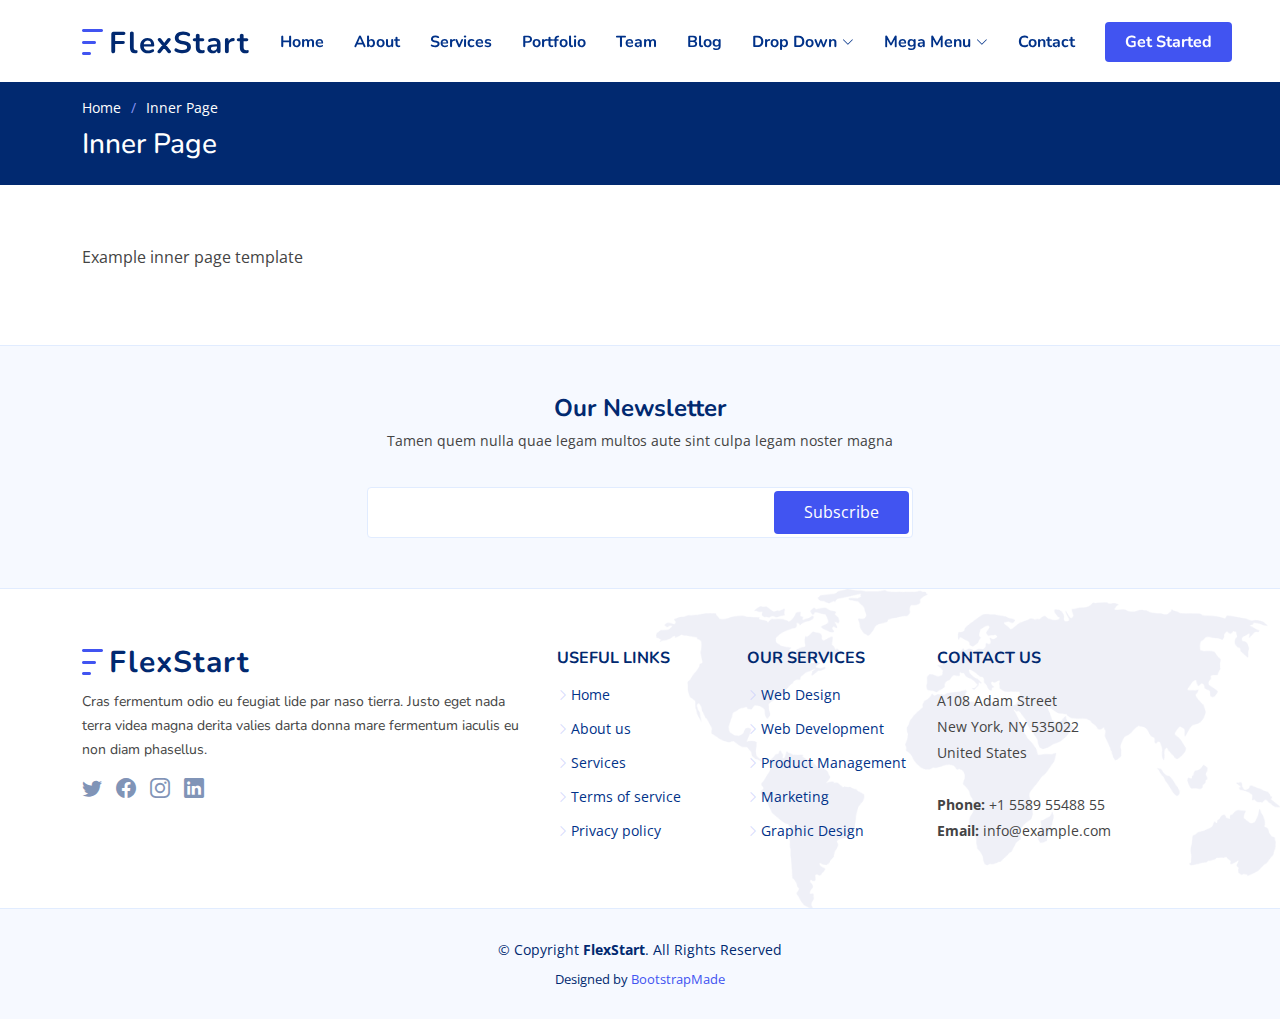
<file: FlexStart/inner-page.html>
<!DOCTYPE html>
<html lang="en">

<head>
  <meta charset="utf-8">
  <meta content="width=device-width, initial-scale=1.0" name="viewport">

  <title>Inner Page - FlexStart Bootstrap Template</title>
  <meta content="" name="description">
  <meta content="" name="keywords">

  <!-- Favicons -->
  <link href="assets/img/favicon.png" rel="icon">
  <link href="assets/img/apple-touch-icon.png" rel="apple-touch-icon">

  <!-- Google Fonts -->
  <link href="https://fonts.googleapis.com/css?family=Open+Sans:300,300i,400,400i,600,600i,700,700i|Nunito:300,300i,400,400i,600,600i,700,700i|Poppins:300,300i,400,400i,500,500i,600,600i,700,700i" rel="stylesheet">

  <!-- Vendor CSS Files -->
  <link href="assets/vendor/aos/aos.css" rel="stylesheet">
  <link href="assets/vendor/bootstrap/css/bootstrap.min.css" rel="stylesheet">
  <link href="assets/vendor/bootstrap-icons/bootstrap-icons.css" rel="stylesheet">
  <link href="assets/vendor/glightbox/css/glightbox.min.css" rel="stylesheet">
  <link href="assets/vendor/remixicon/remixicon.css" rel="stylesheet">
  <link href="assets/vendor/swiper/swiper-bundle.min.css" rel="stylesheet">

  <!-- Template Main CSS File -->
  <link href="assets/css/style.css" rel="stylesheet">

  <!-- =======================================================
  * Template Name: FlexStart
  * Updated: Jul 27 2023 with Bootstrap v5.3.1
  * Template URL: https://bootstrapmade.com/flexstart-bootstrap-startup-template/
  * Author: BootstrapMade.com
  * License: https://bootstrapmade.com/license/
  ======================================================== -->
</head>

<body>

  <!-- ======= Header ======= -->
  <header id="header" class="header fixed-top">
    <div class="container-fluid container-xl d-flex align-items-center justify-content-between">

      <a href="index.html" class="logo d-flex align-items-center">
        <img src="assets/img/logo.png" alt="">
        <span>FlexStart</span>
      </a>

      <nav id="navbar" class="navbar">
        <ul>
          <li><a class="nav-link scrollto " href="#hero">Home</a></li>
          <li><a class="nav-link scrollto" href="#about">About</a></li>
          <li><a class="nav-link scrollto" href="#services">Services</a></li>
          <li><a class="nav-link scrollto" href="#portfolio">Portfolio</a></li>
          <li><a class="nav-link scrollto" href="#team">Team</a></li>
          <li><a href="blog.html">Blog</a></li>
          <li class="dropdown"><a href="#"><span>Drop Down</span> <i class="bi bi-chevron-down"></i></a>
            <ul>
              <li><a href="#">Drop Down 1</a></li>
              <li class="dropdown"><a href="#"><span>Deep Drop Down</span> <i class="bi bi-chevron-right"></i></a>
                <ul>
                  <li><a href="#">Deep Drop Down 1</a></li>
                  <li><a href="#">Deep Drop Down 2</a></li>
                  <li><a href="#">Deep Drop Down 3</a></li>
                  <li><a href="#">Deep Drop Down 4</a></li>
                  <li><a href="#">Deep Drop Down 5</a></li>
                </ul>
              </li>
              <li><a href="#">Drop Down 2</a></li>
              <li><a href="#">Drop Down 3</a></li>
              <li><a href="#">Drop Down 4</a></li>
            </ul>
          </li>

          <li class="dropdown megamenu"><a href="#"><span>Mega Menu</span> <i class="bi bi-chevron-down"></i></a>
            <ul>
              <li>
                <a href="#">Column 1 link 1</a>
                <a href="#">Column 1 link 2</a>
                <a href="#">Column 1 link 3</a>
              </li>
              <li>
                <a href="#">Column 2 link 1</a>
                <a href="#">Column 2 link 2</a>
                <a href="#">Column 3 link 3</a>
              </li>
              <li>
                <a href="#">Column 3 link 1</a>
                <a href="#">Column 3 link 2</a>
                <a href="#">Column 3 link 3</a>
              </li>
              <li>
                <a href="#">Column 4 link 1</a>
                <a href="#">Column 4 link 2</a>
                <a href="#">Column 4 link 3</a>
              </li>
            </ul>
          </li>

          <li><a class="nav-link scrollto" href="#contact">Contact</a></li>
          <li><a class="getstarted scrollto" href="#about">Get Started</a></li>
        </ul>
        <i class="bi bi-list mobile-nav-toggle"></i>
      </nav><!-- .navbar -->

    </div>
  </header><!-- End Header -->

  <main id="main">

    <!-- ======= Breadcrumbs ======= -->
    <section class="breadcrumbs">
      <div class="container">

        <ol>
          <li><a href="index.html">Home</a></li>
          <li>Inner Page</li>
        </ol>
        <h2>Inner Page</h2>

      </div>
    </section><!-- End Breadcrumbs -->

    <section class="inner-page">
      <div class="container">
        <p>
          Example inner page template
        </p>
      </div>
    </section>

  </main><!-- End #main -->

  <!-- ======= Footer ======= -->
  <footer id="footer" class="footer">

    <div class="footer-newsletter">
      <div class="container">
        <div class="row justify-content-center">
          <div class="col-lg-12 text-center">
            <h4>Our Newsletter</h4>
            <p>Tamen quem nulla quae legam multos aute sint culpa legam noster magna</p>
          </div>
          <div class="col-lg-6">
            <form action="" method="post">
              <input type="email" name="email"><input type="submit" value="Subscribe">
            </form>
          </div>
        </div>
      </div>
    </div>

    <div class="footer-top">
      <div class="container">
        <div class="row gy-4">
          <div class="col-lg-5 col-md-12 footer-info">
            <a href="index.html" class="logo d-flex align-items-center">
              <img src="assets/img/logo.png" alt="">
              <span>FlexStart</span>
            </a>
            <p>Cras fermentum odio eu feugiat lide par naso tierra. Justo eget nada terra videa magna derita valies darta donna mare fermentum iaculis eu non diam phasellus.</p>
            <div class="social-links mt-3">
              <a href="#" class="twitter"><i class="bi bi-twitter"></i></a>
              <a href="#" class="facebook"><i class="bi bi-facebook"></i></a>
              <a href="#" class="instagram"><i class="bi bi-instagram"></i></a>
              <a href="#" class="linkedin"><i class="bi bi-linkedin"></i></a>
            </div>
          </div>

          <div class="col-lg-2 col-6 footer-links">
            <h4>Useful Links</h4>
            <ul>
              <li><i class="bi bi-chevron-right"></i> <a href="#">Home</a></li>
              <li><i class="bi bi-chevron-right"></i> <a href="#">About us</a></li>
              <li><i class="bi bi-chevron-right"></i> <a href="#">Services</a></li>
              <li><i class="bi bi-chevron-right"></i> <a href="#">Terms of service</a></li>
              <li><i class="bi bi-chevron-right"></i> <a href="#">Privacy policy</a></li>
            </ul>
          </div>

          <div class="col-lg-2 col-6 footer-links">
            <h4>Our Services</h4>
            <ul>
              <li><i class="bi bi-chevron-right"></i> <a href="#">Web Design</a></li>
              <li><i class="bi bi-chevron-right"></i> <a href="#">Web Development</a></li>
              <li><i class="bi bi-chevron-right"></i> <a href="#">Product Management</a></li>
              <li><i class="bi bi-chevron-right"></i> <a href="#">Marketing</a></li>
              <li><i class="bi bi-chevron-right"></i> <a href="#">Graphic Design</a></li>
            </ul>
          </div>

          <div class="col-lg-3 col-md-12 footer-contact text-center text-md-start">
            <h4>Contact Us</h4>
            <p>
              A108 Adam Street <br>
              New York, NY 535022<br>
              United States <br><br>
              <strong>Phone:</strong> +1 5589 55488 55<br>
              <strong>Email:</strong> info@example.com<br>
            </p>

          </div>

        </div>
      </div>
    </div>

    <div class="container">
      <div class="copyright">
        &copy; Copyright <strong><span>FlexStart</span></strong>. All Rights Reserved
      </div>
      <div class="credits">
        <!-- All the links in the footer should remain intact. -->
        <!-- You can delete the links only if you purchased the pro version. -->
        <!-- Licensing information: https://bootstrapmade.com/license/ -->
        <!-- Purchase the pro version with working PHP/AJAX contact form: https://bootstrapmade.com/flexstart-bootstrap-startup-template/ -->
        Designed by <a href="https://bootstrapmade.com/">BootstrapMade</a>
      </div>
    </div>
  </footer><!-- End Footer -->

  <a href="#" class="back-to-top d-flex align-items-center justify-content-center"><i class="bi bi-arrow-up-short"></i></a>

  <!-- Vendor JS Files -->
  <script src="assets/vendor/purecounter/purecounter_vanilla.js"></script>
  <script src="assets/vendor/aos/aos.js"></script>
  <script src="assets/vendor/bootstrap/js/bootstrap.bundle.min.js"></script>
  <script src="assets/vendor/glightbox/js/glightbox.min.js"></script>
  <script src="assets/vendor/isotope-layout/isotope.pkgd.min.js"></script>
  <script src="assets/vendor/swiper/swiper-bundle.min.js"></script>
  <script src="assets/vendor/php-email-form/validate.js"></script>

  <!-- Template Main JS File -->
  <script src="assets/js/main.js"></script>

</body>

</html>
</file>
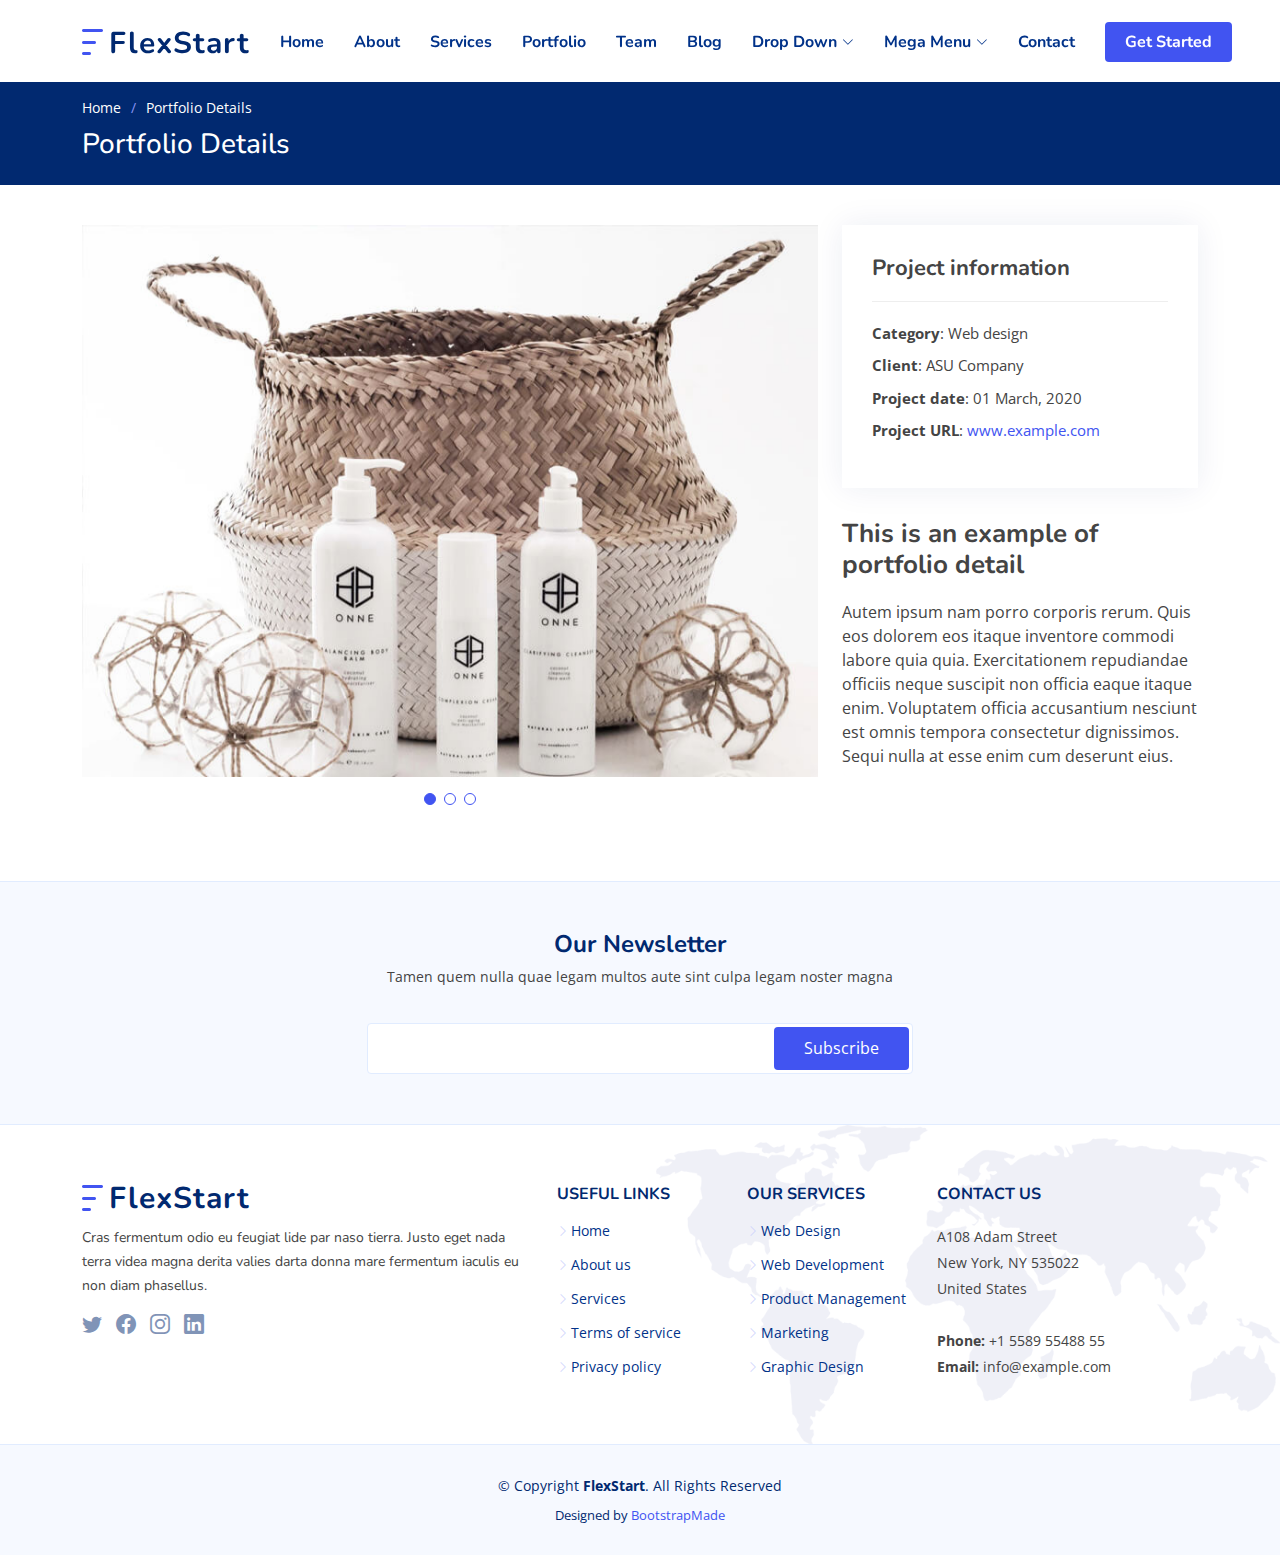
<file: FlexStart/portfolio-details.html>
<!DOCTYPE html>
<html lang="en">

<head>
  <meta charset="utf-8">
  <meta content="width=device-width, initial-scale=1.0" name="viewport">

  <title>Portfolio Details - FlexStart Bootstrap Template</title>
  <meta content="" name="description">
  <meta content="" name="keywords">

  <!-- Favicons -->
  <link href="assets/img/favicon.png" rel="icon">
  <link href="assets/img/apple-touch-icon.png" rel="apple-touch-icon">

  <!-- Google Fonts -->
  <link href="https://fonts.googleapis.com/css?family=Open+Sans:300,300i,400,400i,600,600i,700,700i|Nunito:300,300i,400,400i,600,600i,700,700i|Poppins:300,300i,400,400i,500,500i,600,600i,700,700i" rel="stylesheet">

  <!-- Vendor CSS Files -->
  <link href="assets/vendor/aos/aos.css" rel="stylesheet">
  <link href="assets/vendor/bootstrap/css/bootstrap.min.css" rel="stylesheet">
  <link href="assets/vendor/bootstrap-icons/bootstrap-icons.css" rel="stylesheet">
  <link href="assets/vendor/glightbox/css/glightbox.min.css" rel="stylesheet">
  <link href="assets/vendor/remixicon/remixicon.css" rel="stylesheet">
  <link href="assets/vendor/swiper/swiper-bundle.min.css" rel="stylesheet">

  <!-- Template Main CSS File -->
  <link href="assets/css/style.css" rel="stylesheet">

  <!-- =======================================================
  * Template Name: FlexStart
  * Updated: Jul 27 2023 with Bootstrap v5.3.1
  * Template URL: https://bootstrapmade.com/flexstart-bootstrap-startup-template/
  * Author: BootstrapMade.com
  * License: https://bootstrapmade.com/license/
  ======================================================== -->
</head>

<body>

  <!-- ======= Header ======= -->
  <header id="header" class="header fixed-top">
    <div class="container-fluid container-xl d-flex align-items-center justify-content-between">

      <a href="index.html" class="logo d-flex align-items-center">
        <img src="assets/img/logo.png" alt="">
        <span>FlexStart</span>
      </a>

      <nav id="navbar" class="navbar">
        <ul>
          <li><a class="nav-link scrollto " href="#hero">Home</a></li>
          <li><a class="nav-link scrollto" href="#about">About</a></li>
          <li><a class="nav-link scrollto" href="#services">Services</a></li>
          <li><a class="nav-link scrollto" href="#portfolio">Portfolio</a></li>
          <li><a class="nav-link scrollto" href="#team">Team</a></li>
          <li><a href="blog.html">Blog</a></li>
          <li class="dropdown"><a href="#"><span>Drop Down</span> <i class="bi bi-chevron-down"></i></a>
            <ul>
              <li><a href="#">Drop Down 1</a></li>
              <li class="dropdown"><a href="#"><span>Deep Drop Down</span> <i class="bi bi-chevron-right"></i></a>
                <ul>
                  <li><a href="#">Deep Drop Down 1</a></li>
                  <li><a href="#">Deep Drop Down 2</a></li>
                  <li><a href="#">Deep Drop Down 3</a></li>
                  <li><a href="#">Deep Drop Down 4</a></li>
                  <li><a href="#">Deep Drop Down 5</a></li>
                </ul>
              </li>
              <li><a href="#">Drop Down 2</a></li>
              <li><a href="#">Drop Down 3</a></li>
              <li><a href="#">Drop Down 4</a></li>
            </ul>
          </li>

          <li class="dropdown megamenu"><a href="#"><span>Mega Menu</span> <i class="bi bi-chevron-down"></i></a>
            <ul>
              <li>
                <a href="#">Column 1 link 1</a>
                <a href="#">Column 1 link 2</a>
                <a href="#">Column 1 link 3</a>
              </li>
              <li>
                <a href="#">Column 2 link 1</a>
                <a href="#">Column 2 link 2</a>
                <a href="#">Column 3 link 3</a>
              </li>
              <li>
                <a href="#">Column 3 link 1</a>
                <a href="#">Column 3 link 2</a>
                <a href="#">Column 3 link 3</a>
              </li>
              <li>
                <a href="#">Column 4 link 1</a>
                <a href="#">Column 4 link 2</a>
                <a href="#">Column 4 link 3</a>
              </li>
            </ul>
          </li>

          <li><a class="nav-link scrollto" href="#contact">Contact</a></li>
          <li><a class="getstarted scrollto" href="#about">Get Started</a></li>
        </ul>
        <i class="bi bi-list mobile-nav-toggle"></i>
      </nav><!-- .navbar -->

    </div>
  </header><!-- End Header -->

  <main id="main">

    <!-- ======= Breadcrumbs ======= -->
    <section class="breadcrumbs">
      <div class="container">

        <ol>
          <li><a href="index.html">Home</a></li>
          <li>Portfolio Details</li>
        </ol>
        <h2>Portfolio Details</h2>

      </div>
    </section><!-- End Breadcrumbs -->

    <!-- ======= Portfolio Details Section ======= -->
    <section id="portfolio-details" class="portfolio-details">
      <div class="container">

        <div class="row gy-4">

          <div class="col-lg-8">
            <div class="portfolio-details-slider swiper">
              <div class="swiper-wrapper align-items-center">

                <div class="swiper-slide">
                  <img src="assets/img/portfolio/portfolio-1.jpg" alt="">
                </div>

                <div class="swiper-slide">
                  <img src="assets/img/portfolio/portfolio-2.jpg" alt="">
                </div>

                <div class="swiper-slide">
                  <img src="assets/img/portfolio/portfolio-3.jpg" alt="">
                </div>

              </div>
              <div class="swiper-pagination"></div>
            </div>
          </div>

          <div class="col-lg-4">
            <div class="portfolio-info">
              <h3>Project information</h3>
              <ul>
                <li><strong>Category</strong>: Web design</li>
                <li><strong>Client</strong>: ASU Company</li>
                <li><strong>Project date</strong>: 01 March, 2020</li>
                <li><strong>Project URL</strong>: <a href="#">www.example.com</a></li>
              </ul>
            </div>
            <div class="portfolio-description">
              <h2>This is an example of portfolio detail</h2>
              <p>
                Autem ipsum nam porro corporis rerum. Quis eos dolorem eos itaque inventore commodi labore quia quia. Exercitationem repudiandae officiis neque suscipit non officia eaque itaque enim. Voluptatem officia accusantium nesciunt est omnis tempora consectetur dignissimos. Sequi nulla at esse enim cum deserunt eius.
              </p>
            </div>
          </div>

        </div>

      </div>
    </section><!-- End Portfolio Details Section -->

  </main><!-- End #main -->

  <!-- ======= Footer ======= -->
  <footer id="footer" class="footer">

    <div class="footer-newsletter">
      <div class="container">
        <div class="row justify-content-center">
          <div class="col-lg-12 text-center">
            <h4>Our Newsletter</h4>
            <p>Tamen quem nulla quae legam multos aute sint culpa legam noster magna</p>
          </div>
          <div class="col-lg-6">
            <form action="" method="post">
              <input type="email" name="email"><input type="submit" value="Subscribe">
            </form>
          </div>
        </div>
      </div>
    </div>

    <div class="footer-top">
      <div class="container">
        <div class="row gy-4">
          <div class="col-lg-5 col-md-12 footer-info">
            <a href="index.html" class="logo d-flex align-items-center">
              <img src="assets/img/logo.png" alt="">
              <span>FlexStart</span>
            </a>
            <p>Cras fermentum odio eu feugiat lide par naso tierra. Justo eget nada terra videa magna derita valies darta donna mare fermentum iaculis eu non diam phasellus.</p>
            <div class="social-links mt-3">
              <a href="#" class="twitter"><i class="bi bi-twitter"></i></a>
              <a href="#" class="facebook"><i class="bi bi-facebook"></i></a>
              <a href="#" class="instagram"><i class="bi bi-instagram"></i></a>
              <a href="#" class="linkedin"><i class="bi bi-linkedin"></i></a>
            </div>
          </div>

          <div class="col-lg-2 col-6 footer-links">
            <h4>Useful Links</h4>
            <ul>
              <li><i class="bi bi-chevron-right"></i> <a href="#">Home</a></li>
              <li><i class="bi bi-chevron-right"></i> <a href="#">About us</a></li>
              <li><i class="bi bi-chevron-right"></i> <a href="#">Services</a></li>
              <li><i class="bi bi-chevron-right"></i> <a href="#">Terms of service</a></li>
              <li><i class="bi bi-chevron-right"></i> <a href="#">Privacy policy</a></li>
            </ul>
          </div>

          <div class="col-lg-2 col-6 footer-links">
            <h4>Our Services</h4>
            <ul>
              <li><i class="bi bi-chevron-right"></i> <a href="#">Web Design</a></li>
              <li><i class="bi bi-chevron-right"></i> <a href="#">Web Development</a></li>
              <li><i class="bi bi-chevron-right"></i> <a href="#">Product Management</a></li>
              <li><i class="bi bi-chevron-right"></i> <a href="#">Marketing</a></li>
              <li><i class="bi bi-chevron-right"></i> <a href="#">Graphic Design</a></li>
            </ul>
          </div>

          <div class="col-lg-3 col-md-12 footer-contact text-center text-md-start">
            <h4>Contact Us</h4>
            <p>
              A108 Adam Street <br>
              New York, NY 535022<br>
              United States <br><br>
              <strong>Phone:</strong> +1 5589 55488 55<br>
              <strong>Email:</strong> info@example.com<br>
            </p>

          </div>

        </div>
      </div>
    </div>

    <div class="container">
      <div class="copyright">
        &copy; Copyright <strong><span>FlexStart</span></strong>. All Rights Reserved
      </div>
      <div class="credits">
        <!-- All the links in the footer should remain intact. -->
        <!-- You can delete the links only if you purchased the pro version. -->
        <!-- Licensing information: https://bootstrapmade.com/license/ -->
        <!-- Purchase the pro version with working PHP/AJAX contact form: https://bootstrapmade.com/flexstart-bootstrap-startup-template/ -->
        Designed by <a href="https://bootstrapmade.com/">BootstrapMade</a>
      </div>
    </div>
  </footer><!-- End Footer -->

  <a href="#" class="back-to-top d-flex align-items-center justify-content-center"><i class="bi bi-arrow-up-short"></i></a>

  <!-- Vendor JS Files -->
  <script src="assets/vendor/purecounter/purecounter_vanilla.js"></script>
  <script src="assets/vendor/aos/aos.js"></script>
  <script src="assets/vendor/bootstrap/js/bootstrap.bundle.min.js"></script>
  <script src="assets/vendor/glightbox/js/glightbox.min.js"></script>
  <script src="assets/vendor/isotope-layout/isotope.pkgd.min.js"></script>
  <script src="assets/vendor/swiper/swiper-bundle.min.js"></script>
  <script src="assets/vendor/php-email-form/validate.js"></script>

  <!-- Template Main JS File -->
  <script src="assets/js/main.js"></script>

</body>

</html>
</file>
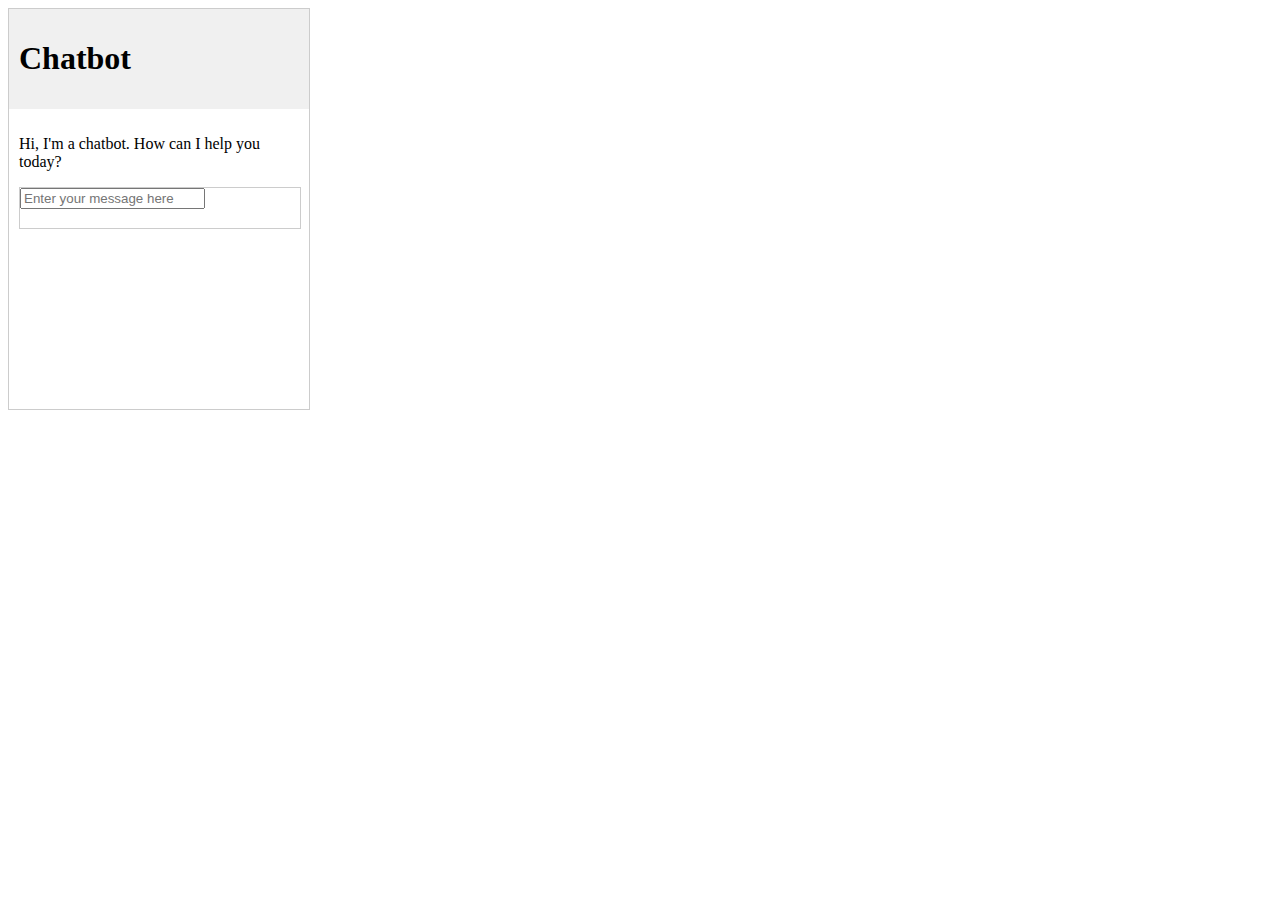
<file: templates/bard_chat.html>
<!DOCTYPE html>
<html>

<head>
    <title>Chatbot Template</title>

    <style>
        .chatbot {
            width: 300px;
            height: 400px;
            background-color: #fff;
            border: 1px solid #ccc;
        }

        .chatbot-header {
            padding: 10px;
            background-color: #f0f0f0;
        }

        .chatbot-body {
            padding: 10px;
        }

        .chatbot-message {
            font-size: 16px;
        }

        .chatbot-input {
            width: 100%;
            height: 40px;
            border: 1px solid #ccc;
        }
    </style>
</head>

<body>
    <div class="chatbot">
        <div class="chatbot-header">
            <h1>Chatbot</h1>
        </div>
        <div class="chatbot-body">
            <div class="chatbot-message">
                <p>Hi, I'm a chatbot. How can I help you today?</p>
            </div>
            <div class="chatbot-input">
                <input type="text" placeholder="Enter your message here">
            </div>
        </div>
    </div>
    <script>
        var chatbot = document.querySelector(".chatbot");
        var messageInput = document.querySelector(".chatbot-input");
        var messageOutput = document.querySelector(".chatbot-message");

        var chatbotApi = new ChatbotApi();

        chatbotApi.onMessage(function (message) {
            messageOutput.innerHTML = message;
        });

        messageInput.addEventListener("keyup", function (event) {
            if (event.keyCode == 13) {
                chatbotApi.sendMessage(messageInput.value);
                messageInput.value = "";
            }
        });
    </script>
</body>

</html>
</file>
<file: FlexStart/assets/css/style.css>
/**
* Template Name: FlexStart
* Updated: Jul 27 2023 with Bootstrap v5.3.1
* Template URL: https://bootstrapmade.com/flexstart-bootstrap-startup-template/
* Author: BootstrapMade.com
* License: https://bootstrapmade.com/license/
*/

/*--------------------------------------------------------------
# General
--------------------------------------------------------------*/
:root {
  scroll-behavior: smooth;
}

body {
  font-family: "Open Sans", sans-serif;
  color: #444444;
}

a {
  color: #4154f1;
  text-decoration: none;
}

a:hover {
  color: #717ff5;
  text-decoration: none;
}

h1,
h2,
h3,
h4,
h5,
h6 {
  font-family: "Nunito", sans-serif;
}

/*--------------------------------------------------------------
# Sections
--------------------------------------------------------------*/
section {
  padding: 60px 0;
  overflow: hidden;
}

.section-header {
  text-align: center;
  padding-bottom: 40px;
}

.section-header h2 {
  font-size: 13px;
  letter-spacing: 1px;
  font-weight: 700;
  margin: 0;
  color: #4154f1;
  text-transform: uppercase;
}

.section-header p {
  margin: 10px 0 0 0;
  padding: 0;
  font-size: 38px;
  line-height: 42px;
  font-weight: 700;
  color: #012970;
}

@media (max-width: 768px) {
  .section-header p {
    font-size: 28px;
    line-height: 32px;
  }
}

/*--------------------------------------------------------------
# Breadcrumbs
--------------------------------------------------------------*/
.breadcrumbs {
  padding: 15px 0;
  background: #012970;
  min-height: 40px;
  margin-top: 82px;
  color: #fff;
}

@media (max-width: 992px) {
  .breadcrumbs {
    margin-top: 57px;
  }
}

.breadcrumbs h2 {
  font-size: 28px;
  font-weight: 500;
}

.breadcrumbs ol {
  display: flex;
  flex-wrap: wrap;
  list-style: none;
  padding: 0 0 10px 0;
  margin: 0;
  font-size: 14px;
}

.breadcrumbs ol a {
  color: #fff;
  transition: 0.3s;
}

.breadcrumbs ol a:hover {
  text-decoration: underline;
}

.breadcrumbs ol li+li {
  padding-left: 10px;
}

.breadcrumbs ol li+li::before {
  display: inline-block;
  padding-right: 10px;
  color: #8894f6;
  content: "/";
}

/*--------------------------------------------------------------
# Back to top button
--------------------------------------------------------------*/
.back-to-top {
  position: fixed;
  visibility: hidden;
  opacity: 0;
  right: 15px;
  bottom: 15px;
  z-index: 99999;
  background: #4154f1;
  width: 40px;
  height: 40px;
  border-radius: 4px;
  transition: all 0.4s;
}

.back-to-top i {
  font-size: 24px;
  color: #fff;
  line-height: 0;
}

.back-to-top:hover {
  background: #6776f4;
  color: #fff;
}

.back-to-top.active {
  visibility: visible;
  opacity: 1;
}

/*--------------------------------------------------------------
# Disable aos animation delay on mobile devices
--------------------------------------------------------------*/
@media screen and (max-width: 768px) {
  [data-aos-delay] {
    transition-delay: 0 !important;
  }
}

/*--------------------------------------------------------------
# Header
--------------------------------------------------------------*/
.header {
  transition: all 0.5s;
  z-index: 997;
  padding: 20px 0;
}

.header.header-scrolled {
  background: #fff;
  padding: 15px 0;
  box-shadow: 0px 2px 20px rgba(1, 41, 112, 0.1);
}

.header .logo {
  line-height: 0;
}

.header .logo img {
  max-height: 40px;
  margin-right: 6px;
}

.header .logo span {
  font-size: 30px;
  font-weight: 700;
  letter-spacing: 1px;
  color: #012970;
  font-family: "Nunito", sans-serif;
  margin-top: 3px;
}

/*--------------------------------------------------------------
# Navigation Menu
--------------------------------------------------------------*/
/**
* Desktop Navigation 
*/
.navbar {
  padding: 0;
}

.navbar ul {
  margin: 0;
  padding: 0;
  display: flex;
  list-style: none;
  align-items: center;
}

.navbar li {
  position: relative;
}

.navbar a,
.navbar a:focus {
  display: flex;
  align-items: center;
  justify-content: space-between;
  padding: 10px 0 10px 30px;
  font-family: "Nunito", sans-serif;
  font-size: 16px;
  font-weight: 700;
  color: #013289;
  white-space: nowrap;
  transition: 0.3s;
}

.navbar a i,
.navbar a:focus i {
  font-size: 12px;
  line-height: 0;
  margin-left: 5px;
}

.navbar a:hover,
.navbar .active,
.navbar .active:focus,
.navbar li:hover>a {
  color: #4154f1;
}

.navbar .getstarted,
.navbar .getstarted:focus {
  background: #4154f1;
  padding: 8px 20px;
  margin-left: 30px;
  border-radius: 4px;
  color: #fff;
}

.navbar .getstarted:hover,
.navbar .getstarted:focus:hover {
  color: #fff;
  background: #5969f3;
}

.navbar .dropdown ul {
  display: block;
  position: absolute;
  left: 14px;
  top: calc(100% + 30px);
  margin: 0;
  padding: 10px 0;
  z-index: 99;
  opacity: 0;
  visibility: hidden;
  background: #fff;
  box-shadow: 0px 0px 30px rgba(127, 137, 161, 0.25);
  transition: 0.3s;
  border-radius: 4px;
}

.navbar .dropdown ul li {
  min-width: 200px;
}

.navbar .dropdown ul a {
  padding: 10px 20px;
  font-size: 15px;
  text-transform: none;
  font-weight: 600;
}

.navbar .dropdown ul a i {
  font-size: 12px;
}

.navbar .dropdown ul a:hover,
.navbar .dropdown ul .active:hover,
.navbar .dropdown ul li:hover>a {
  color: #4154f1;
}

.navbar .dropdown:hover>ul {
  opacity: 1;
  top: 100%;
  visibility: visible;
}

.navbar .megamenu {
  position: static;
}

.navbar .megamenu ul {
  margin-top: 5px;
  right: 0;
  padding: 10px;
  display: flex;
}

.navbar .megamenu ul li {
  flex: 1;
}

.navbar .megamenu ul li a,
.navbar .megamenu ul li:hover>a {
  color: #013289;
}

.navbar .megamenu ul li a:hover,
.navbar .megamenu ul li .active,
.navbar .megamenu ul li .active:hover {
  color: #4154f1;
}

.navbar .dropdown .dropdown ul {
  top: 0;
  left: calc(100% - 30px);
  visibility: hidden;
}

.navbar .dropdown .dropdown:hover>ul {
  opacity: 1;
  top: 0;
  left: 100%;
  visibility: visible;
}

@media (max-width: 1366px) {
  .navbar .dropdown .dropdown ul {
    left: -90%;
  }

  .navbar .dropdown .dropdown:hover>ul {
    left: -100%;
  }
}

/**
* Mobile Navigation 
*/
.mobile-nav-toggle {
  color: #012970;
  font-size: 28px;
  cursor: pointer;
  display: none;
  line-height: 0;
  transition: 0.5s;
}

.mobile-nav-toggle.bi-x {
  color: #fff;
}

@media (max-width: 1200px) {
  .mobile-nav-toggle {
    display: block;
  }

  .navbar ul {
    display: none;
  }
}

.navbar-mobile {
  position: fixed;
  overflow: hidden;
  top: 0;
  right: 0;
  left: 0;
  bottom: 0;
  background: rgba(1, 22, 61, 0.9);
  transition: 0.3s;
}

.navbar-mobile .mobile-nav-toggle {
  position: absolute;
  top: 15px;
  right: 15px;
}

.navbar-mobile ul {
  display: block;
  position: absolute;
  top: 55px;
  right: 15px;
  bottom: 15px;
  left: 15px;
  padding: 10px 0;
  border-radius: 10px;
  background-color: #fff;
  overflow-y: auto;
  transition: 0.3s;
}

.navbar-mobile a,
.navbar-mobile a:focus {
  padding: 10px 20px;
  font-size: 15px;
  color: #012970;
}

.navbar-mobile a:hover,
.navbar-mobile .active,
.navbar-mobile li:hover>a {
  color: #4154f1;
}

.navbar-mobile .getstarted,
.navbar-mobile .getstarted:focus {
  margin: 15px;
}

.navbar-mobile .dropdown ul {
  position: static;
  display: none;
  margin: 10px 20px;
  padding: 10px 0;
  z-index: 99;
  opacity: 1;
  visibility: visible;
  background: #fff;
  box-shadow: 0px 0px 30px rgba(127, 137, 161, 0.25);
}

.navbar-mobile .dropdown ul li {
  min-width: 200px;
}

.navbar-mobile .dropdown ul a {
  padding: 10px 20px;
}

.navbar-mobile .dropdown ul a i {
  font-size: 12px;
}

.navbar-mobile .dropdown ul a:hover,
.navbar-mobile .dropdown ul .active:hover,
.navbar-mobile .dropdown ul li:hover>a {
  color: #4154f1;
}

.navbar-mobile .dropdown>.dropdown-active {
  display: block;
}

/*--------------------------------------------------------------
# Hero Section
--------------------------------------------------------------*/
.hero {
  width: 100%;
  height: 100vh;
  background: url(../img/hero-bg.png) top center no-repeat;
  background-size: cover;
}

.hero h1 {
  margin: 0;
  font-size: 48px;
  font-weight: 700;
  color: #012970;
}

.hero h2 {
  color: #444444;
  margin: 15px 0 0 0;
  font-size: 26px;
}

.hero .btn-get-started {
  margin-top: 30px;
  line-height: 0;
  padding: 15px 40px;
  border-radius: 4px;
  transition: 0.5s;
  color: #fff;
  background: #4154f1;
  box-shadow: 0px 5px 30px rgba(65, 84, 241, 0.4);
}

.hero .btn-get-started span {
  font-family: "Nunito", sans-serif;
  font-weight: 600;
  font-size: 16px;
  letter-spacing: 1px;
}

.hero .btn-get-started i {
  margin-left: 5px;
  font-size: 18px;
  transition: 0.3s;
}

.hero .btn-get-started:hover i {
  transform: translateX(5px);
}

.hero .hero-img {
  text-align: right;
}

@media (min-width: 1024px) {
  .hero {
    background-attachment: fixed;
  }
}

@media (max-width: 991px) {
  .hero {
    height: auto;
    padding: 120px 0 60px 0;
  }

  .hero .hero-img {
    text-align: center;
    margin-top: 80px;
  }

  .hero .hero-img img {
    width: 80%;
  }
}

@media (max-width: 768px) {
  .hero {
    text-align: center;
  }

  .hero h1 {
    font-size: 32px;
  }

  .hero h2 {
    font-size: 24px;
  }

  .hero .hero-img img {
    width: 100%;
  }
}

/*--------------------------------------------------------------
# Index Page
--------------------------------------------------------------*/
/*--------------------------------------------------------------
# About
--------------------------------------------------------------*/
.about .content {
  background-color: #f6f9ff;
  padding: 40px;
}

.about h3 {
  font-size: 14px;
  font-weight: 700;
  color: #4154f1;
  text-transform: uppercase;
}

.about h2 {
  font-size: 24px;
  font-weight: 700;
  color: #012970;
}

.about p {
  margin: 15px 0 30px 0;
  line-height: 24px;
}

.about .btn-read-more {
  line-height: 0;
  padding: 15px 40px;
  border-radius: 4px;
  transition: 0.5s;
  color: #fff;
  background: #4154f1;
  box-shadow: 0px 5px 25px rgba(65, 84, 241, 0.3);
}

.about .btn-read-more span {
  font-family: "Nunito", sans-serif;
  font-weight: 600;
  font-size: 16px;
  letter-spacing: 1px;
}

.about .btn-read-more i {
  margin-left: 5px;
  font-size: 18px;
  transition: 0.3s;
}

.about .btn-read-more:hover i {
  transform: translateX(5px);
}

/*--------------------------------------------------------------
# Values
--------------------------------------------------------------*/
.values .box {
  padding: 30px;
  box-shadow: 0px 0 5px rgba(1, 41, 112, 0.08);
  text-align: center;
  transition: 0.3s;
  height: 100%;
}

.values .box img {
  padding: 30px 50px;
  transition: 0.5s;
  transform: scale(1.1);
}

.values .box h3 {
  font-size: 24px;
  color: #012970;
  font-weight: 700;
  margin-bottom: 18px;
}

.values .box:hover {
  box-shadow: 0px 0 30px rgba(1, 41, 112, 0.08);
}

.values .box:hover img {
  transform: scale(1);
}

/*--------------------------------------------------------------
# Counts
--------------------------------------------------------------*/
.counts {
  padding: 70px 0 60px;
}

.counts .count-box {
  display: flex;
  align-items: center;
  padding: 30px;
  width: 100%;
  background: #fff;
  box-shadow: 0px 0 30px rgba(1, 41, 112, 0.08);
}

.counts .count-box i {
  font-size: 42px;
  line-height: 0;
  margin-right: 20px;
  color: #4154f1;
}

.counts .count-box span {
  font-size: 36px;
  display: block;
  font-weight: 600;
  color: #0b198f;
}

.counts .count-box p {
  padding: 0;
  margin: 0;
  font-family: "Nunito", sans-serif;
  font-size: 14px;
}

/*--------------------------------------------------------------
# Features
--------------------------------------------------------------*/
.features .feature-box {
  padding: 24px 20px;
  box-shadow: 0px 0 30px rgba(1, 41, 112, 0.08);
  transition: 0.3s;
  height: 100%;
}

.features .feature-box h3 {
  font-size: 18px;
  color: #012970;
  font-weight: 700;
  margin: 0;
}

.features .feature-box i {
  line-height: 0;
  background: #ecf3ff;
  padding: 4px;
  margin-right: 10px;
  font-size: 24px;
  border-radius: 3px;
  transition: 0.3s;
}

.features .feature-box:hover i {
  background: #4154f1;
  color: #fff;
}

.features .feture-tabs {
  margin-top: 120px;
}

.features .feture-tabs h3 {
  color: #012970;
  font-weight: 700;
  font-size: 32px;
  margin-bottom: 10px;
}

@media (max-width: 768px) {
  .features .feture-tabs h3 {
    font-size: 28px;
  }
}

.features .feture-tabs .nav-pills {
  border-bottom: 1px solid #eee;
}

.features .feture-tabs .nav-link {
  background: none;
  text-transform: uppercase;
  font-size: 15px;
  font-weight: 600;
  color: #012970;
  padding: 12px 0;
  margin-right: 25px;
  margin-bottom: -2px;
  border-radius: 0;
}

.features .feture-tabs .nav-link.active {
  color: #4154f1;
  border-bottom: 3px solid #4154f1;
}

.features .feture-tabs .tab-content h4 {
  font-size: 18px;
  margin: 0;
  font-weight: 700;
  color: #012970;
}

.features .feture-tabs .tab-content i {
  font-size: 24px;
  line-height: 0;
  margin-right: 8px;
  color: #4154f1;
}

.features .feature-icons {
  margin-top: 120px;
}

.features .feature-icons h3 {
  color: #012970;
  font-weight: 700;
  font-size: 32px;
  margin-bottom: 20px;
  text-align: center;
}

@media (max-width: 768px) {
  .features .feature-icons h3 {
    font-size: 28px;
  }
}

.features .feature-icons .content .icon-box {
  display: flex;
}

.features .feature-icons .content .icon-box h4 {
  font-size: 20px;
  font-weight: 700;
  margin: 0 0 10px 0;
  color: #012970;
}

.features .feature-icons .content .icon-box i {
  font-size: 44px;
  line-height: 44px;
  color: #0245bc;
  margin-right: 15px;
}

.features .feature-icons .content .icon-box p {
  font-size: 15px;
  color: #848484;
}

/*--------------------------------------------------------------
# Services
--------------------------------------------------------------*/
.services .service-box {
  box-shadow: 0px 0 30px rgba(1, 41, 112, 0.08);
  height: 100%;
  padding: 60px 30px;
  text-align: center;
  transition: 0.3s;
  border-radius: 5px;
}

.services .service-box .icon {
  font-size: 36px;
  padding: 40px 20px;
  border-radius: 4px;
  position: relative;
  margin-bottom: 25px;
  display: inline-block;
  line-height: 0;
  transition: 0.3s;
}

.services .service-box h3 {
  color: #444444;
  font-weight: 700;
}

.services .service-box .read-more {
  display: inline-flex;
  align-items: center;
  justify-content: center;
  font-weight: 600;
  font-size: 16px;
  padding: 8px 20px;
}

.services .service-box .read-more i {
  line-height: 0;
  margin-left: 5px;
  font-size: 18px;
}

.services .service-box.blue {
  border-bottom: 3px solid #2db6fa;
}

.services .service-box.blue .icon {
  color: #2db6fa;
  background: #dbf3fe;
}

.services .service-box.blue .read-more {
  color: #2db6fa;
}

.services .service-box.blue:hover {
  background: #2db6fa;
}

.services .service-box.orange {
  border-bottom: 3px solid #f68c09;
}

.services .service-box.orange .icon {
  color: #f68c09;
  background: #fde3c4;
}

.services .service-box.orange .read-more {
  color: #f68c09;
}

.services .service-box.orange:hover {
  background: #f68c09;
}

.services .service-box.green {
  border-bottom: 3px solid #08da4e;
}

.services .service-box.green .icon {
  color: #08da4e;
  background: #cffddf;
}

.services .service-box.green .read-more {
  color: #08da4e;
}

.services .service-box.green:hover {
  background: #08da4e;
}

.services .service-box.red {
  border-bottom: 3px solid #e9222c;
}

.services .service-box.red .icon {
  color: #e9222c;
  background: #fef7f8;
}

.services .service-box.red .read-more {
  color: #e9222c;
}

.services .service-box.red:hover {
  background: #e9222c;
}

.services .service-box.purple {
  border-bottom: 3px solid #b50edf;
}

.services .service-box.purple .icon {
  color: #b50edf;
  background: #f8e4fd;
}

.services .service-box.purple .read-more {
  color: #b50edf;
}

.services .service-box.purple:hover {
  background: #b50edf;
}

.services .service-box.pink {
  border-bottom: 3px solid #f51f9c;
}

.services .service-box.pink .icon {
  color: #f51f9c;
  background: #feecf7;
}

.services .service-box.pink .read-more {
  color: #f51f9c;
}

.services .service-box.pink:hover {
  background: #f51f9c;
}

.services .service-box:hover h3,
.services .service-box:hover p,
.services .service-box:hover .read-more {
  color: #fff;
}

.services .service-box:hover .icon {
  background: #fff;
}

/*--------------------------------------------------------------
# Pricing
--------------------------------------------------------------*/
.pricing .box {
  padding: 40px 20px;
  background: #fff;
  text-align: center;
  box-shadow: 0px 0 30px rgba(1, 41, 112, 0.08);
  border-radius: 4px;
  position: relative;
  overflow: hidden;
  transition: 0.3s;
}

.pricing .box:hover {
  transform: scale(1.1);
  box-shadow: 0px 0 30px rgba(1, 41, 112, 0.1);
}

.pricing h3 {
  font-weight: 700;
  font-size: 18px;
  margin-bottom: 15px;
}

.pricing .price {
  font-size: 36px;
  color: #444444;
  font-weight: 600;
  font-family: "Poppins", sans-serif;
}

.pricing .price sup {
  font-size: 20px;
  top: -15px;
  left: -3px;
}

.pricing .price span {
  color: #bababa;
  font-size: 16px;
  font-weight: 300;
}

.pricing img {
  padding: 30px 40px;
}

.pricing ul {
  padding: 0;
  list-style: none;
  color: #444444;
  text-align: center;
  line-height: 26px;
  font-size: 16px;
  margin-bottom: 25px;
}

.pricing ul li {
  padding-bottom: 10px;
}

.pricing ul .na {
  color: #ccc;
  text-decoration: line-through;
}

.pricing .btn-buy {
  display: inline-block;
  padding: 8px 40px 10px 40px;
  border-radius: 50px;
  color: #4154f1;
  transition: none;
  font-size: 16px;
  font-weight: 400;
  font-family: "Nunito", sans-serif;
  font-weight: 600;
  transition: 0.3s;
  border: 1px solid #4154f1;
}

.pricing .btn-buy:hover {
  background: #4154f1;
  color: #fff;
}

.pricing .featured {
  width: 200px;
  position: absolute;
  top: 18px;
  right: -68px;
  transform: rotate(45deg);
  z-index: 1;
  font-size: 14px;
  padding: 1px 0 3px 0;
  background: #4154f1;
  color: #fff;
}

/*--------------------------------------------------------------
# F.A.Q
--------------------------------------------------------------*/
.faq .accordion-collapse {
  border: 0;
}

.faq .accordion-button {
  padding: 15px 15px 20px 0;
  font-weight: 600;
  border: 0;
  font-size: 18px;
  color: #444444;
  text-align: left;
}

.faq .accordion-button:focus {
  box-shadow: none;
}

.faq .accordion-button:not(.collapsed) {
  background: none;
  color: #4154f1;
  border-bottom: 0;
}

.faq .accordion-body {
  padding: 0 0 25px 0;
  border: 0;
}

/*--------------------------------------------------------------
# Portfolio
--------------------------------------------------------------*/
.portfolio #portfolio-flters {
  padding: 0;
  margin: 0 auto 25px auto;
  list-style: none;
  text-align: center;
  background: white;
  border-radius: 50px;
  padding: 2px 15px;
}

.portfolio #portfolio-flters li {
  cursor: pointer;
  display: inline-block;
  padding: 8px 20px 10px 20px;
  font-size: 15px;
  font-weight: 600;
  line-height: 1;
  color: #444444;
  margin: 0 4px 8px 4px;
  transition: 0.3s;
  border-radius: 50px;
  border: 1px solid #fff;
}

.portfolio #portfolio-flters li:hover,
.portfolio #portfolio-flters li.filter-active {
  color: #4154f1;
  border-color: #4154f1;
}

.portfolio #portfolio-flters li:last-child {
  margin-right: 0;
}

.portfolio .portfolio-wrap {
  transition: 0.3s;
  position: relative;
  overflow: hidden;
  z-index: 1;
  background: rgba(255, 255, 255, 0.75);
}

.portfolio .portfolio-wrap::before {
  content: "";
  background: rgba(255, 255, 255, 0.75);
  position: absolute;
  left: 30px;
  right: 30px;
  top: 30px;
  bottom: 30px;
  transition: all ease-in-out 0.3s;
  z-index: 2;
  opacity: 0;
}

.portfolio .portfolio-wrap img {
  transition: 1s;
}

.portfolio .portfolio-wrap .portfolio-info {
  opacity: 0;
  position: absolute;
  top: 0;
  left: 0;
  right: 0;
  bottom: 0;
  text-align: center;
  z-index: 3;
  transition: all ease-in-out 0.3s;
  display: flex;
  flex-direction: column;
  justify-content: center;
  align-items: center;
}

.portfolio .portfolio-wrap .portfolio-info::before {
  display: block;
  content: "";
  width: 48px;
  height: 48px;
  position: absolute;
  top: 35px;
  left: 35px;
  border-top: 3px solid rgba(1, 41, 112, 0.2);
  border-left: 3px solid rgba(1, 41, 112, 0.2);
  transition: all 0.5s ease 0s;
  z-index: 9994;
}

.portfolio .portfolio-wrap .portfolio-info::after {
  display: block;
  content: "";
  width: 48px;
  height: 48px;
  position: absolute;
  bottom: 35px;
  right: 35px;
  border-bottom: 3px solid rgba(1, 41, 112, 0.2);
  border-right: 3px solid rgba(1, 41, 112, 0.2);
  transition: all 0.5s ease 0s;
  z-index: 9994;
}

.portfolio .portfolio-wrap .portfolio-info h4 {
  font-size: 20px;
  color: #012970;
  font-weight: 700;
}

.portfolio .portfolio-wrap .portfolio-info p {
  color: #012970;
  font-weight: 600;
  font-size: 14px;
  text-transform: uppercase;
  padding: 0;
  margin: 0;
}

.portfolio .portfolio-wrap .portfolio-links {
  text-align: center;
  z-index: 4;
}

.portfolio .portfolio-wrap .portfolio-links a {
  color: #fff;
  background: #4154f1;
  margin: 10px 2px;
  width: 36px;
  height: 36px;
  display: inline-flex;
  align-items: center;
  justify-content: center;
  border-radius: 50%;
  transition: 0.3s;
}

.portfolio .portfolio-wrap .portfolio-links a i {
  font-size: 24px;
  line-height: 0;
}

.portfolio .portfolio-wrap .portfolio-links a:hover {
  background: #5969f3;
}

.portfolio .portfolio-wrap:hover img {
  transform: scale(1.1);
}

.portfolio .portfolio-wrap:hover::before {
  top: 0;
  left: 0;
  right: 0;
  bottom: 0;
  opacity: 1;
}

.portfolio .portfolio-wrap:hover .portfolio-info {
  opacity: 1;
}

.portfolio .portfolio-wrap:hover .portfolio-info::before {
  top: 15px;
  left: 15px;
}

.portfolio .portfolio-wrap:hover .portfolio-info::after {
  bottom: 15px;
  right: 15px;
}

/*--------------------------------------------------------------
# Portfolio Details
--------------------------------------------------------------*/
.portfolio-details {
  padding-top: 40px;
}

.portfolio-details .portfolio-details-slider img {
  width: 100%;
}

.portfolio-details .portfolio-details-slider .swiper-pagination {
  margin-top: 20px;
  position: relative;
}

.portfolio-details .portfolio-details-slider .swiper-pagination .swiper-pagination-bullet {
  width: 12px;
  height: 12px;
  background-color: #fff;
  opacity: 1;
  border: 1px solid #4154f1;
}

.portfolio-details .portfolio-details-slider .swiper-pagination .swiper-pagination-bullet-active {
  background-color: #4154f1;
}

.portfolio-details .portfolio-info {
  padding: 30px;
  box-shadow: 0px 0 30px rgba(1, 41, 112, 0.08);
}

.portfolio-details .portfolio-info h3 {
  font-size: 22px;
  font-weight: 700;
  margin-bottom: 20px;
  padding-bottom: 20px;
  border-bottom: 1px solid #eee;
}

.portfolio-details .portfolio-info ul {
  list-style: none;
  padding: 0;
  font-size: 15px;
}

.portfolio-details .portfolio-info ul li+li {
  margin-top: 10px;
}

.portfolio-details .portfolio-description {
  padding-top: 30px;
}

.portfolio-details .portfolio-description h2 {
  font-size: 26px;
  font-weight: 700;
  margin-bottom: 20px;
}

.portfolio-details .portfolio-description p {
  padding: 0;
}

/*--------------------------------------------------------------
# Testimonials
--------------------------------------------------------------*/
.testimonials .testimonial-item {
  box-sizing: content-box;
  padding: 30px;
  margin: 40px 30px;
  box-shadow: 0px 0 20px rgba(1, 41, 112, 0.1);
  background: #fff;
  min-height: 320px;
  display: flex;
  flex-direction: column;
  text-align: center;
  transition: 0.3s;
}

.testimonials .testimonial-item .stars {
  margin-bottom: 15px;
}

.testimonials .testimonial-item .stars i {
  color: #ffc107;
  margin: 0 1px;
}

.testimonials .testimonial-item .testimonial-img {
  width: 90px;
  border-radius: 50%;
  border: 4px solid #fff;
  margin: 0 auto;
}

.testimonials .testimonial-item h3 {
  font-size: 18px;
  font-weight: bold;
  margin: 10px 0 5px 0;
  color: #111;
}

.testimonials .testimonial-item h4 {
  font-size: 14px;
  color: #999;
  margin: 0;
}

.testimonials .testimonial-item p {
  font-style: italic;
  margin: 0 auto 15px auto;
}

.testimonials .swiper-pagination {
  margin-top: 20px;
  position: relative;
}

.testimonials .swiper-pagination .swiper-pagination-bullet {
  width: 12px;
  height: 12px;
  background-color: #fff;
  opacity: 1;
  border: 1px solid #4154f1;
}

.testimonials .swiper-pagination .swiper-pagination-bullet-active {
  background-color: #4154f1;
}

.testimonials .swiper-slide {
  opacity: 0.3;
}

@media (max-width: 1199px) {
  .testimonials .swiper-slide-active {
    opacity: 1;
  }

  .testimonials .swiper-pagination {
    margin-top: 0;
  }
}

@media (min-width: 1200px) {
  .testimonials .swiper-slide-next {
    opacity: 1;
    transform: scale(1.12);
  }
}

/*--------------------------------------------------------------
# Team
--------------------------------------------------------------*/
.team {
  background: #fff;
  padding: 60px 0;
}

.team .member {
  overflow: hidden;
  text-align: center;
  border-radius: 5px;
  background: #fff;
  box-shadow: 0px 0 30px rgba(1, 41, 112, 0.08);
  transition: 0.3s;
}

.team .member .member-img {
  position: relative;
  overflow: hidden;
}

.team .member .member-img:after {
  position: absolute;
  content: "";
  left: 0;
  bottom: 0;
  height: 100%;
  width: 100%;
  background: url(../img/team-shape.svg) no-repeat center bottom;
  background-size: contain;
  z-index: 1;
}

.team .member .social {
  position: absolute;
  right: -100%;
  top: 30px;
  opacity: 0;
  border-radius: 4px;
  transition: 0.5s;
  background: rgba(255, 255, 255, 0.3);
  z-index: 2;
}

.team .member .social a {
  transition: color 0.3s;
  color: rgba(1, 41, 112, 0.5);
  margin: 15px 12px;
  display: block;
  line-height: 0;
  text-align: center;
}

.team .member .social a:hover {
  color: rgba(1, 41, 112, 0.8);
}

.team .member .social i {
  font-size: 18px;
}

.team .member .member-info {
  padding: 10px 15px 20px 15px;
}

.team .member .member-info h4 {
  font-weight: 700;
  margin-bottom: 5px;
  font-size: 20px;
  color: #012970;
}

.team .member .member-info span {
  display: block;
  font-size: 14px;
  font-weight: 400;
  color: #aaaaaa;
}

.team .member .member-info p {
  font-style: italic;
  font-size: 14px;
  padding-top: 15px;
  line-height: 26px;
  color: #5e5e5e;
}

.team .member:hover {
  transform: scale(1.08);
  box-shadow: 0px 0 30px rgba(1, 41, 112, 0.1);
}

.team .member:hover .social {
  right: 8px;
  opacity: 1;
}

/*--------------------------------------------------------------
# Clients
--------------------------------------------------------------*/
.clients .clients-slider .swiper-slide img {
  opacity: 0.5;
  transition: 0.3s;
}

.clients .clients-slider .swiper-slide img:hover {
  opacity: 1;
}

.clients .clients-slider .swiper-pagination {
  margin-top: 20px;
  position: relative;
}

.clients .clients-slider .swiper-pagination .swiper-pagination-bullet {
  width: 12px;
  height: 12px;
  background-color: #fff;
  opacity: 1;
  border: 1px solid #4154f1;
}

.clients .clients-slider .swiper-pagination .swiper-pagination-bullet-active {
  background-color: #4154f1;
}

/*--------------------------------------------------------------
# Recent Blog Posts
--------------------------------------------------------------*/
.recent-blog-posts .post-box {
  box-shadow: 0px 0 30px rgba(1, 41, 112, 0.08);
  transition: 0.3s;
  height: 100%;
  overflow: hidden;
  padding: 30px;
  border-radius: 8px;
  position: relative;
  display: flex;
  flex-direction: column;
}

.recent-blog-posts .post-box .post-img {
  overflow: hidden;
  margin: -30px -30px 15px -30px;
  position: relative;
}

.recent-blog-posts .post-box .post-img img {
  transition: 0.5s;
}

.recent-blog-posts .post-box .post-date {
  font-size: 16px;
  font-weight: 600;
  color: rgba(1, 41, 112, 0.6);
  display: block;
  margin-bottom: 10px;
}

.recent-blog-posts .post-box .post-title {
  font-size: 24px;
  color: #012970;
  font-weight: 700;
  margin-bottom: 18px;
  position: relative;
  transition: 0.3s;
}

.recent-blog-posts .post-box .readmore {
  display: flex;
  align-items: center;
  font-weight: 600;
  line-height: 1;
  transition: 0.3s;
}

.recent-blog-posts .post-box .readmore i {
  line-height: 0;
  margin-left: 4px;
  font-size: 18px;
}

.recent-blog-posts .post-box:hover .post-title {
  color: #4154f1;
}

.recent-blog-posts .post-box:hover .post-img img {
  transform: rotate(6deg) scale(1.2);
}

/*--------------------------------------------------------------
# Contact
--------------------------------------------------------------*/
.contact .info-box {
  color: #444444;
  background: #fafbff;
  padding: 30px;
}

.contact .info-box i {
  font-size: 38px;
  line-height: 0;
  color: #4154f1;
}

.contact .info-box h3 {
  font-size: 20px;
  color: #012970;
  font-weight: 700;
  margin: 20px 0 10px 0;
}

.contact .info-box p {
  padding: 0;
  line-height: 24px;
  font-size: 14px;
  margin-bottom: 0;
}

.contact .php-email-form {
  background: #fafbff;
  padding: 30px;
  height: 100%;
}

.contact .php-email-form .error-message {
  display: none;
  color: #fff;
  background: #ed3c0d;
  text-align: left;
  padding: 15px;
  margin-bottom: 24px;
  font-weight: 600;
}

.contact .php-email-form .sent-message {
  display: none;
  color: #fff;
  background: #18d26e;
  text-align: center;
  padding: 15px;
  margin-bottom: 24px;
  font-weight: 600;
}

.contact .php-email-form .loading {
  display: none;
  background: #fff;
  text-align: center;
  padding: 15px;
  margin-bottom: 24px;
}

.contact .php-email-form .loading:before {
  content: "";
  display: inline-block;
  border-radius: 50%;
  width: 24px;
  height: 24px;
  margin: 0 10px -6px 0;
  border: 3px solid #18d26e;
  border-top-color: #eee;
  animation: animate-loading 1s linear infinite;
}

.contact .php-email-form input,
.contact .php-email-form textarea {
  border-radius: 0;
  box-shadow: none;
  font-size: 14px;
  border-radius: 0;
}

.contact .php-email-form input:focus,
.contact .php-email-form textarea:focus {
  border-color: #4154f1;
}

.contact .php-email-form input[type=text],
.contact .php-email-form input[type=email] {
  padding: 10px 15px;
}

.contact .php-email-form textarea {
  padding: 12px 15px;
}

.contact .php-email-form button[type=submit] {
  background: #4154f1;
  border: 0;
  padding: 10px 30px;
  color: #fff;
  transition: 0.4s;
  border-radius: 4px;
}

.contact .php-email-form button[type=submit]:hover {
  background: #5969f3;
}

@keyframes animate-loading {
  0% {
    transform: rotate(0deg);
  }

  100% {
    transform: rotate(360deg);
  }
}

/*--------------------------------------------------------------
# Blog
--------------------------------------------------------------*/
.blog {
  padding: 40px 0 20px 0;
}

.blog .entry {
  padding: 30px;
  margin-bottom: 60px;
  box-shadow: 0 4px 16px rgba(0, 0, 0, 0.1);
}

.blog .entry .entry-img {
  max-height: 440px;
  margin: -30px -30px 20px -30px;
  overflow: hidden;
}

.blog .entry .entry-title {
  font-size: 28px;
  font-weight: bold;
  padding: 0;
  margin: 0 0 20px 0;
}

.blog .entry .entry-title a {
  color: #012970;
  transition: 0.3s;
}

.blog .entry .entry-title a:hover {
  color: #4154f1;
}

.blog .entry .entry-meta {
  margin-bottom: 15px;
  color: #4084fd;
}

.blog .entry .entry-meta ul {
  display: flex;
  flex-wrap: wrap;
  list-style: none;
  align-items: center;
  padding: 0;
  margin: 0;
}

.blog .entry .entry-meta ul li+li {
  padding-left: 20px;
}

.blog .entry .entry-meta i {
  font-size: 16px;
  margin-right: 8px;
  line-height: 0;
}

.blog .entry .entry-meta a {
  color: #777777;
  font-size: 14px;
  display: inline-block;
  line-height: 1;
}

.blog .entry .entry-content p {
  line-height: 24px;
}

.blog .entry .entry-content .read-more {
  -moz-text-align-last: right;
  text-align-last: right;
}

.blog .entry .entry-content .read-more a {
  display: inline-block;
  background: #4154f1;
  color: #fff;
  padding: 6px 20px;
  transition: 0.3s;
  font-size: 14px;
  border-radius: 4px;
}

.blog .entry .entry-content .read-more a:hover {
  background: #5969f3;
}

.blog .entry .entry-content h3 {
  font-size: 22px;
  margin-top: 30px;
  font-weight: bold;
}

.blog .entry .entry-content blockquote {
  overflow: hidden;
  background-color: #fafafa;
  padding: 60px;
  position: relative;
  text-align: center;
  margin: 20px 0;
}

.blog .entry .entry-content blockquote p {
  color: #444444;
  line-height: 1.6;
  margin-bottom: 0;
  font-style: italic;
  font-weight: 500;
  font-size: 22px;
}

.blog .entry .entry-content blockquote::after {
  content: "";
  position: absolute;
  left: 0;
  top: 0;
  bottom: 0;
  width: 3px;
  background-color: #012970;
  margin-top: 20px;
  margin-bottom: 20px;
}

.blog .entry .entry-footer {
  padding-top: 10px;
  border-top: 1px solid #e6e6e6;
}

.blog .entry .entry-footer i {
  color: #0d64fd;
  display: inline;
}

.blog .entry .entry-footer a {
  color: #013289;
  transition: 0.3s;
}

.blog .entry .entry-footer a:hover {
  color: #4154f1;
}

.blog .entry .entry-footer .cats {
  list-style: none;
  display: inline;
  padding: 0 20px 0 0;
  font-size: 14px;
}

.blog .entry .entry-footer .cats li {
  display: inline-block;
}

.blog .entry .entry-footer .tags {
  list-style: none;
  display: inline;
  padding: 0;
  font-size: 14px;
}

.blog .entry .entry-footer .tags li {
  display: inline-block;
}

.blog .entry .entry-footer .tags li+li::before {
  padding-right: 6px;
  color: #6c757d;
  content: ",";
}

.blog .entry .entry-footer .share {
  font-size: 16px;
}

.blog .entry .entry-footer .share i {
  padding-left: 5px;
}

.blog .entry-single {
  margin-bottom: 30px;
}

.blog .blog-author {
  padding: 20px;
  margin-bottom: 30px;
  box-shadow: 0 4px 16px rgba(0, 0, 0, 0.1);
}

.blog .blog-author img {
  width: 120px;
  margin-right: 20px;
}

.blog .blog-author h4 {
  font-weight: 600;
  font-size: 22px;
  margin-bottom: 0px;
  padding: 0;
  color: #012970;
}

.blog .blog-author .social-links {
  margin: 0 10px 10px 0;
}

.blog .blog-author .social-links a {
  color: rgba(1, 41, 112, 0.5);
  margin-right: 5px;
}

.blog .blog-author p {
  font-style: italic;
  color: #b7b7b7;
}

.blog .blog-comments {
  margin-bottom: 30px;
}

.blog .blog-comments .comments-count {
  font-weight: bold;
}

.blog .blog-comments .comment {
  margin-top: 30px;
  position: relative;
}

.blog .blog-comments .comment .comment-img {
  margin-right: 14px;
}

.blog .blog-comments .comment .comment-img img {
  width: 60px;
}

.blog .blog-comments .comment h5 {
  font-size: 16px;
  margin-bottom: 2px;
}

.blog .blog-comments .comment h5 a {
  font-weight: bold;
  color: #444444;
  transition: 0.3s;
}

.blog .blog-comments .comment h5 a:hover {
  color: #4154f1;
}

.blog .blog-comments .comment h5 .reply {
  padding-left: 10px;
  color: #012970;
}

.blog .blog-comments .comment h5 .reply i {
  font-size: 20px;
}

.blog .blog-comments .comment time {
  display: block;
  font-size: 14px;
  color: #013ca3;
  margin-bottom: 5px;
}

.blog .blog-comments .comment.comment-reply {
  padding-left: 40px;
}

.blog .blog-comments .reply-form {
  margin-top: 30px;
  padding: 30px;
  box-shadow: 0 4px 16px rgba(0, 0, 0, 0.1);
}

.blog .blog-comments .reply-form h4 {
  font-weight: bold;
  font-size: 22px;
}

.blog .blog-comments .reply-form p {
  font-size: 14px;
}

.blog .blog-comments .reply-form input {
  border-radius: 4px;
  padding: 10px 10px;
  font-size: 14px;
}

.blog .blog-comments .reply-form input:focus {
  box-shadow: none;
  border-color: #a0aaf8;
}

.blog .blog-comments .reply-form textarea {
  border-radius: 4px;
  padding: 10px 10px;
  font-size: 14px;
}

.blog .blog-comments .reply-form textarea:focus {
  box-shadow: none;
  border-color: #a0aaf8;
}

.blog .blog-comments .reply-form .form-group {
  margin-bottom: 25px;
}

.blog .blog-comments .reply-form .btn-primary {
  border-radius: 4px;
  padding: 10px 20px;
  border: 0;
  background-color: #012970;
}

.blog .blog-comments .reply-form .btn-primary:hover {
  background-color: #013289;
}

.blog .blog-pagination {
  color: #024ed5;
}

.blog .blog-pagination ul {
  display: flex;
  padding: 0;
  margin: 0;
  list-style: none;
}

.blog .blog-pagination li {
  margin: 0 5px;
  transition: 0.3s;
}

.blog .blog-pagination li a {
  color: #012970;
  padding: 7px 16px;
  display: flex;
  align-items: center;
  justify-content: center;
}

.blog .blog-pagination li.active,
.blog .blog-pagination li:hover {
  background: #4154f1;
}

.blog .blog-pagination li.active a,
.blog .blog-pagination li:hover a {
  color: #fff;
}

.blog .sidebar {
  padding: 30px;
  margin: 0 0 60px 20px;
  box-shadow: 0 4px 16px rgba(0, 0, 0, 0.1);
}

.blog .sidebar .sidebar-title {
  font-size: 20px;
  font-weight: 700;
  padding: 0 0 0 0;
  margin: 0 0 15px 0;
  color: #012970;
  position: relative;
}

.blog .sidebar .sidebar-item {
  margin-bottom: 30px;
}

.blog .sidebar .search-form form {
  background: #fff;
  border: 1px solid #ddd;
  padding: 3px 10px;
  position: relative;
}

.blog .sidebar .search-form form input[type=text] {
  border: 0;
  padding: 4px;
  border-radius: 4px;
  width: calc(100% - 40px);
}

.blog .sidebar .search-form form button {
  position: absolute;
  top: 0;
  right: 0;
  bottom: 0;
  border: 0;
  background: none;
  font-size: 16px;
  padding: 0 15px;
  margin: -1px;
  background: #4154f1;
  color: #fff;
  transition: 0.3s;
  border-radius: 0 4px 4px 0;
  line-height: 0;
}

.blog .sidebar .search-form form button i {
  line-height: 0;
}

.blog .sidebar .search-form form button:hover {
  background: #5465f2;
}

.blog .sidebar .categories ul {
  list-style: none;
  padding: 0;
}

.blog .sidebar .categories ul li+li {
  padding-top: 10px;
}

.blog .sidebar .categories ul a {
  color: #012970;
  transition: 0.3s;
}

.blog .sidebar .categories ul a:hover {
  color: #4154f1;
}

.blog .sidebar .categories ul a span {
  padding-left: 5px;
  color: #aaaaaa;
  font-size: 14px;
}

.blog .sidebar .recent-posts .post-item+.post-item {
  margin-top: 15px;
}

.blog .sidebar .recent-posts img {
  width: 80px;
  float: left;
}

.blog .sidebar .recent-posts h4 {
  font-size: 15px;
  margin-left: 95px;
  font-weight: bold;
}

.blog .sidebar .recent-posts h4 a {
  color: #012970;
  transition: 0.3s;
}

.blog .sidebar .recent-posts h4 a:hover {
  color: #4154f1;
}

.blog .sidebar .recent-posts time {
  display: block;
  margin-left: 95px;
  font-style: italic;
  font-size: 14px;
  color: #aaaaaa;
}

.blog .sidebar .tags {
  margin-bottom: -10px;
}

.blog .sidebar .tags ul {
  list-style: none;
  padding: 0;
}

.blog .sidebar .tags ul li {
  display: inline-block;
}

.blog .sidebar .tags ul a {
  color: #0257ee;
  font-size: 14px;
  padding: 6px 14px;
  margin: 0 6px 8px 0;
  border: 1px solid #d7e6ff;
  display: inline-block;
  transition: 0.3s;
}

.blog .sidebar .tags ul a:hover {
  color: #fff;
  border: 1px solid #4154f1;
  background: #4154f1;
}

.blog .sidebar .tags ul a span {
  padding-left: 5px;
  color: #a5c5fe;
  font-size: 14px;
}

/*--------------------------------------------------------------
# Footer
--------------------------------------------------------------*/
.footer {
  background: #f6f9ff;
  padding: 0 0 30px 0;
  font-size: 14px;
}

.footer .footer-newsletter {
  padding: 50px 0;
  background: #f6f9ff;
  border-top: 1px solid #e1ecff;
}

.footer .footer-newsletter h4 {
  font-size: 24px;
  margin: 0 0 10px 0;
  padding: 0;
  line-height: 1;
  font-weight: 700;
  color: #012970;
}

.footer .footer-newsletter form {
  margin-top: 20px;
  background: #fff;
  padding: 6px 10px;
  position: relative;
  border-radius: 4px;
  border: 1px solid #e1ecff;
}

.footer .footer-newsletter form input[type=email] {
  border: 0;
  padding: 8px;
  width: calc(100% - 140px);
}

.footer .footer-newsletter form input[type=submit] {
  position: absolute;
  top: 0;
  right: 0;
  bottom: 0;
  border: 0;
  background: none;
  font-size: 16px;
  padding: 0 30px;
  margin: 3px;
  background: #4154f1;
  color: #fff;
  transition: 0.3s;
  border-radius: 4px;
}

.footer .footer-newsletter form input[type=submit]:hover {
  background: #5969f3;
}

.footer .footer-top {
  background: white url(../img/footer-bg.png) no-repeat right top;
  background-size: contain;
  border-top: 1px solid #e1ecff;
  border-bottom: 1px solid #e1ecff;
  padding: 60px 0 30px 0;
}

@media (max-width: 992px) {
  .footer .footer-top {
    background-position: center bottom;
  }
}

.footer .footer-top .footer-info {
  margin-bottom: 30px;
}

.footer .footer-top .footer-info .logo {
  line-height: 0;
  margin-bottom: 15px;
}

.footer .footer-top .footer-info .logo img {
  max-height: 40px;
  margin-right: 6px;
}

.footer .footer-top .footer-info .logo span {
  font-size: 30px;
  font-weight: 700;
  letter-spacing: 1px;
  color: #012970;
  font-family: "Nunito", sans-serif;
  margin-top: 3px;
}

.footer .footer-top .footer-info p {
  font-size: 14px;
  line-height: 24px;
  margin-bottom: 0;
  font-family: "Nunito", sans-serif;
}

.footer .footer-top .social-links a {
  font-size: 20px;
  display: inline-block;
  color: rgba(1, 41, 112, 0.5);
  line-height: 0;
  margin-right: 10px;
  transition: 0.3s;
}

.footer .footer-top .social-links a:hover {
  color: #012970;
}

.footer .footer-top h4 {
  font-size: 16px;
  font-weight: bold;
  color: #012970;
  text-transform: uppercase;
  position: relative;
  padding-bottom: 12px;
}

.footer .footer-top .footer-links {
  margin-bottom: 30px;
}

.footer .footer-top .footer-links ul {
  list-style: none;
  padding: 0;
  margin: 0;
}

.footer .footer-top .footer-links ul i {
  padding-right: 2px;
  color: #d0d4fc;
  font-size: 12px;
  line-height: 0;
}

.footer .footer-top .footer-links ul li {
  padding: 10px 0;
  display: flex;
  align-items: center;
}

.footer .footer-top .footer-links ul li:first-child {
  padding-top: 0;
}

.footer .footer-top .footer-links ul a {
  color: #013289;
  transition: 0.3s;
  display: inline-block;
  line-height: 1;
}

.footer .footer-top .footer-links ul a:hover {
  color: #4154f1;
}

.footer .footer-top .footer-contact p {
  line-height: 26px;
}

.footer .copyright {
  text-align: center;
  padding-top: 30px;
  color: #012970;
}

.footer .credits {
  padding-top: 10px;
  text-align: center;
  font-size: 13px;
  color: #012970;
}
</file>
